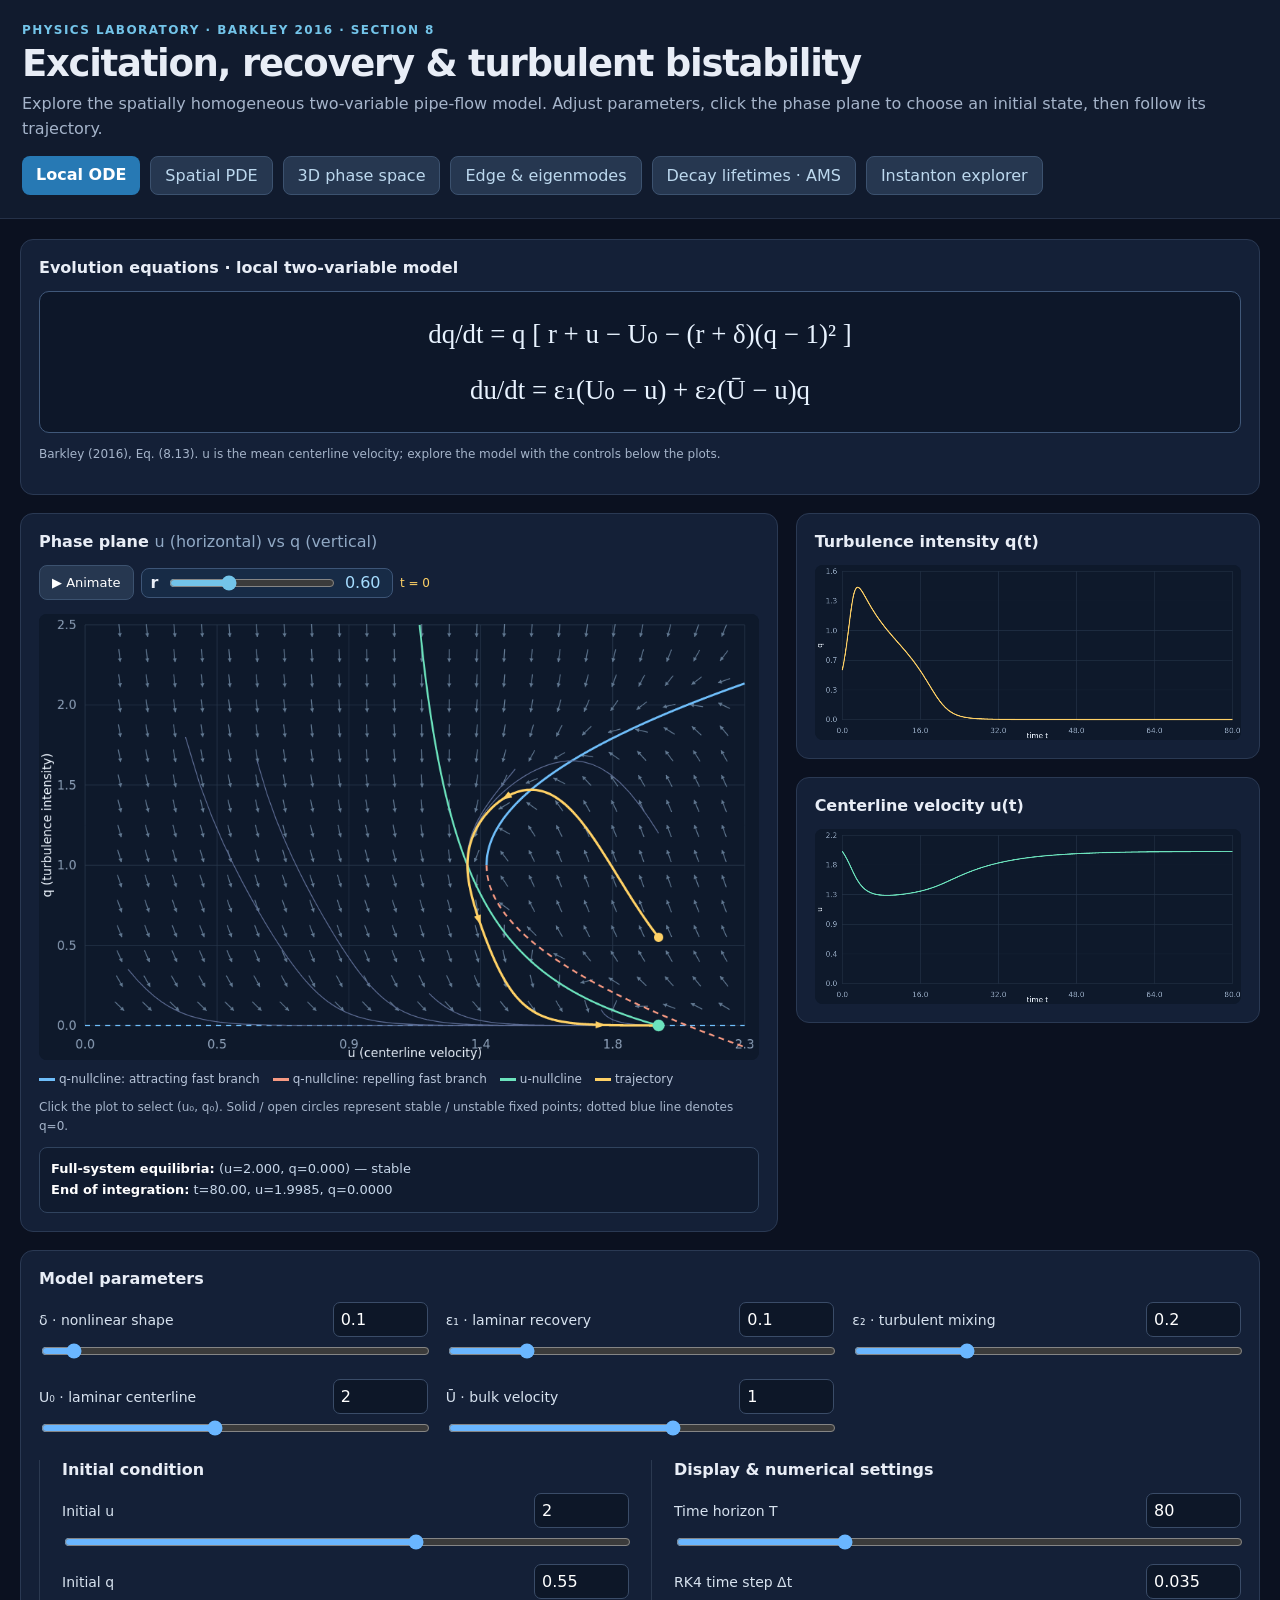
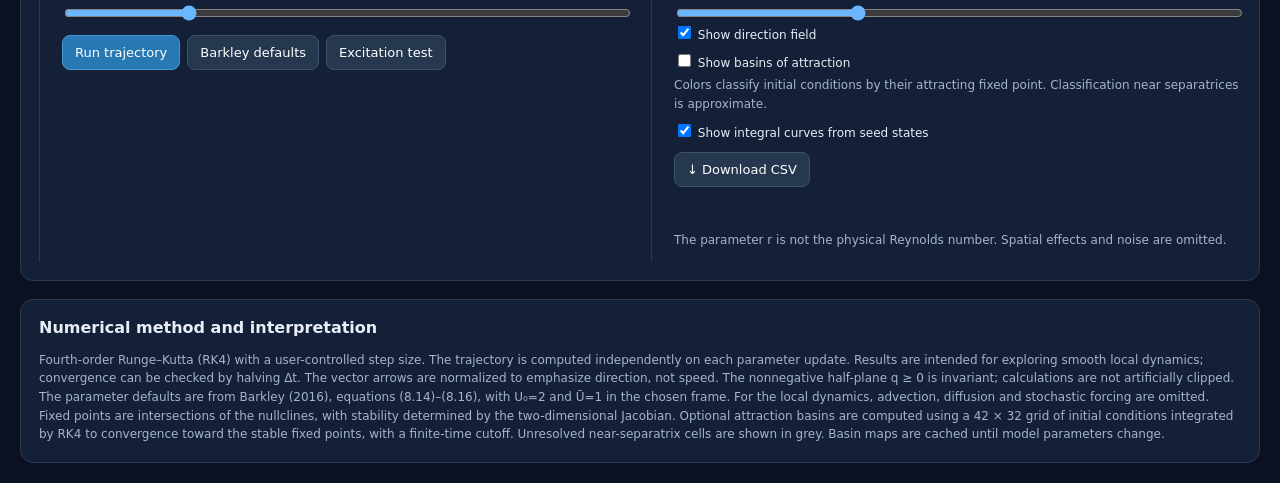
<file: web/barkley/index.html>
<!doctype html>
<html lang="en"><head><meta charset="utf-8"><meta name="viewport" content="width=device-width, initial-scale=1">
<title>Barkley · Local phase plane laboratory</title>
<style>
:root{font-family:Inter,ui-sans-serif,system-ui,-apple-system,Segoe UI,sans-serif;color:#e8edf6;background:#0b1120}
*{box-sizing:border-box}body{margin:0}header{padding:23px max(22px,calc((100vw - 1450px)/2));border-bottom:1px solid #253148;background:#111b2e}
h1{margin:5px 0 7px;font-size:clamp(25px,3vw,37px);letter-spacing:-.035em}h2{font-size:16px;margin:0 0 14px}p{color:#a5b4ca;line-height:1.55}header p{margin:0}
.eyebrow{font-size:12px;color:#73c4e9;font-weight:750;letter-spacing:.12em;text-transform:uppercase}
main{max-width:1700px;margin:auto;padding:20px;display:flex;flex-direction:column;gap:18px}
.panel{background:#142037;border:1px solid #2a3953;border-radius:13px;padding:18px;min-width:0}
.controls{align-self:stretch}.controls .control-columns{display:grid;grid-template-columns:repeat(2,minmax(0,1fr));gap:22px}.controls .control-section:first-child{grid-column:1/-1}.controls #parameters{grid-template-columns:repeat(3,minmax(0,1fr));gap:18px}.controls .control-section{min-width:0}.controls .control-section+ .control-section{border-left:1px solid #2b3950;padding-left:22px}.params{display:grid;gap:12px}.parameter{display:grid;grid-template-columns:1fr 95px;gap:4px 12px;align-items:center}
.parameter label{font-size:14px;color:#d7e2ef}.parameter input[type=number]{width:100%;background:#0d1728;border:1px solid #3a4c68;border-radius:7px;padding:7px;color:white;font:inherit}
.parameter input[type=range]{grid-column:1/-1;width:100%;accent-color:#6ab6ff}
hr{border:0;border-top:1px solid #2b3950;margin:18px 0}
button{background:#2779b4;border:1px solid #4698d4;color:white;border-radius:8px;padding:9px 12px;font:inherit;font-size:13px;cursor:pointer}
button.secondary{background:#263750;border-color:#3c526f}button:hover{filter:brightness(1.15)}
.buttons{display:flex;flex-wrap:wrap;gap:7px;align-items:center}.r-shortcut{display:flex;gap:8px;align-items:center;background:#172b46;border:1px solid #3d5577;border-radius:8px;padding:4px 9px}.r-shortcut input{width:clamp(110px,13vw,210px);accent-color:#73c4e9}.r-shortcut label{font-weight:750}.r-shortcut output{min-width:38px;color:#a6ddff;font-variant-numeric:tabular-nums}.plotcol{display:grid;gap:18px;align-content:start}.visual-row{display:grid;grid-template-columns:minmax(0,1.395fr) minmax(0,0.855fr);gap:18px;align-items:start;min-width:0}.visual-row>.panel,.visual-row>.timegrids{min-width:0}.visual-row .timegrids{gap:18px}
.plotbox{position:relative}.plotbox canvas{display:block;width:100%;height:auto;cursor:crosshair;touch-action:manipulation;background:#0e192b;border-radius:8px}
.leg{display:flex;gap:13px;flex-wrap:wrap;color:#b8c5da;font-size:12px;margin:12px 0 0}.swatch{display:inline-block;width:16px;height:3px;vertical-align:middle;margin-right:4px}
.timegrids{display:grid;grid-template-columns:minmax(0,1fr);gap:14px}.timegrids canvas{display:block;width:100%;height:auto;background:#0e192b;border-radius:8px}.model-equations{font-family:Cambria,Georgia,serif;font-size:clamp(18px,2.1vw,27px);line-height:2.1;color:#e8f3ff;background:#0d1729;border:1px solid #405879;border-radius:10px;padding:14px 24px;margin:8px 0;text-align:center}.model-equations .eq{display:block}.small{font-size:12px}.info{background:#101b2f;border:1px solid #30435e;border-radius:8px;padding:11px;color:#c6d6e9;font-size:13px;line-height:1.6}
.info strong{color:white}.message{color:#f4cd8e;font-size:12px;min-height:20px}
code{color:#95dbff}.equation{font-family:Cambria,Georgia,serif;font-size:14px;white-space:normal;color:#d8eaff;line-height:1.8}
@media(max-width:1050px){.visual-row{grid-template-columns:1fr}.controls #parameters{grid-template-columns:repeat(2,minmax(0,1fr))}.controls .control-columns{grid-template-columns:1fr 1fr}.controls .control-section+ .control-section{border-left:0;padding-left:0}}@media(max-width:680px){.controls #parameters{grid-template-columns:1fr}.controls .control-columns{grid-template-columns:1fr}.panel{padding:12px}main{padding:10px}.model-equations{padding:10px;font-size:18px;overflow-wrap:anywhere}}
</style></head><body>
<header><div class="eyebrow">Physics laboratory · Barkley 2016 · Section 8</div><h1>Excitation, recovery &amp; turbulent bistability</h1><p>Explore the spatially homogeneous two-variable pipe-flow model. Adjust parameters, click the phase plane to choose an initial state, then follow its trajectory.</p><nav style="display:flex;gap:10px;margin-top:14px"><a href="./" style="color:#ffffff;background:#2779b4;border-radius:8px;padding:9px 14px;text-decoration:none;font-weight:700">Local ODE</a><a href="./spatial/" style="color:#bcd8ee;background:#263750;border:1px solid #3c526f;border-radius:8px;padding:9px 14px;text-decoration:none">Spatial PDE</a><a href="./phase-space/" style="color:#bcd8ee;background:#263750;border:1px solid #3c526f;border-radius:8px;padding:9px 14px;text-decoration:none">3D phase space</a><a href="./edge-scan/" style="color:#bcd8ee;background:#263750;border:1px solid #3c526f;border-radius:8px;padding:9px 14px;text-decoration:none">Edge &amp; eigenmodes</a><a href="./decay-lifetimes/" style="color:#bcd8ee;background:#263750;border:1px solid #3c526f;border-radius:8px;padding:9px 14px;text-decoration:none">Decay lifetimes · AMS</a><a href="./instanton/" style="color:#bcd8ee;background:#263750;border:1px solid #3c526f;border-radius:8px;padding:9px 14px;text-decoration:none">Instanton explorer</a></nav></header>
<main><section class="plotcol"><div class="panel"><h2>Evolution equations · local two-variable model</h2><div class="model-equations"><span class="eq">dq/dt = q [ r + u − U₀ − (r + δ)(q − 1)² ]</span><span class="eq">du/dt = ε₁(U₀ − u) + ε₂(Ū − u)q</span></div><p class="small">Barkley (2016), Eq. (8.13). u is the mean centerline velocity; explore the model with the controls below the plots.</p></div><div class="visual-row"><div class="panel"><h2>Phase plane <span style="color:#91a9c5;font-weight:400">u (horizontal) vs q (vertical)</span></h2><div class="buttons" style="margin:10px 0 14px"><button id="play" class="secondary">▶ Animate</button><div class="r-shortcut"><label for="s_r">r</label><input type="range" id="s_r" min="-0.3" max="2.3" step="0.01" value="0.6"><output id="r_display">0.60</output></div><span id="clock" aria-live="off" class="small" style="align-self:center;color:#ffd166">t = 0</span></div>
<div class="plotbox"><canvas id="phase" width="1000" height="620" aria-label="Phase plane of the Barkley ODE"></canvas></div><div class="leg"><span><i class="swatch" style="background:#6fbefa"></i>q-nullcline: attracting fast branch</span><span><i class="swatch" style="background:#f79a83"></i>q-nullcline: repelling fast branch</span><span><i class="swatch" style="background:#6ce3bd"></i>u-nullcline</span><span><i class="swatch" style="background:#ffd166"></i>trajectory</span></div><p class="small">Click the plot to select (u₀, q₀). Solid / open circles represent stable / unstable fixed points; dotted blue line denotes q=0.</p><div class="info" id="status"></div></div><div class="timegrids"><div class="panel"><h2>Turbulence intensity q(t)</h2><canvas id="qtime" width="1000" height="410"></canvas></div><div class="panel"><h2>Centerline velocity u(t)</h2><canvas id="utime" width="1000" height="410"></canvas></div></div></div></section><aside class="panel controls"><div class="control-columns"><div class="control-section"><h2>Model parameters</h2>
<div class="params" id="parameters"></div></div><div class="control-section"><h2>Initial condition</h2><div class="params" id="initials"></div>
<div class="buttons" style="margin-top:12px"><button id="run">Run trajectory</button><button id="reset" class="secondary">Barkley defaults</button><button id="kick" class="secondary">Excitation test</button></div>
</div><div class="control-section"><h2>Display &amp; numerical settings</h2>
<div class="params" id="numerics"></div>
<label class="small"><input type="checkbox" id="field" checked> Show direction field</label>
<label class="small" style="display:block;margin-top:8px"><input type="checkbox" id="basins"> Show basins of attraction</label>
<p class="small" id="basin-help" style="margin:6px 0 0">Colors classify initial conditions by their attracting fixed point. Classification near separatrices is approximate.</p>
<label class="small" style="display:block;margin-top:8px"><input type="checkbox" id="stream" checked> Show integral curves from seed states</label>
<div class="buttons" style="margin-top:12px"><button id="export" class="secondary">↓ Download CSV</button></div>
<p class="message" id="message" aria-live="polite"></p>
<p class="small">The parameter r is not the physical Reynolds number. Spatial effects and noise are omitted.</p>
</div></div></aside><div class="panel"><h2>Numerical method and interpretation</h2><p class="small" style="margin:0">Fourth-order Runge–Kutta (RK4) with a user-controlled step size. The trajectory is computed independently on each parameter update. Results are intended for exploring smooth local dynamics; convergence can be checked by halving Δt. The vector arrows are normalized to emphasize direction, not speed. The nonnegative half-plane q ≥ 0 is invariant; calculations are not artificially clipped. The parameter defaults are from Barkley (2016), equations (8.14)–(8.16), with U₀=2 and Ū=1 in the chosen frame. For the local dynamics, advection, diffusion and stochastic forcing are omitted. Fixed points are intersections of the nullclines, with stability determined by the two-dimensional Jacobian. Optional attraction basins are computed using a 42 × 32 grid of initial conditions integrated by RK4 to convergence toward the stable fixed points, with a finite-time cutoff. Unresolved near-separatrix cells are shown in grey. Basin maps are cached until model parameters change.</p></div></main>
<script>
"use strict";
const definitions=[
["delta","δ · nonlinear shape",.1,.02,1.2,.01],
["eps1","ε₁ · laminar recovery",.1,.005,.5,.005],
["eps2","ε₂ · turbulent mixing",.2,.005,.7,.005],
["U0","U₀ · laminar centerline",2,1.2,3,.05],
["Ub","Ū · bulk velocity",1,.3,1.5,.05]
],defaults={r:.6,...Object.fromEntries(definitions.map(x=>[x[0],x[2]]))};
const p={...defaults},ic={u:2,q:.55},settings={T:80,dt:.035};
let result=[],fixed=[],playTime=null,frameHandle=null,animationStartedAt=null,basinCacheKey="",basinTiles=[];
let cachedFrames={},plotBounds={},lastTick=0;
const $=id=>document.getElementById(id);
function addControl(target,key,label,min,max,step,obj){let div=document.createElement("div");div.className="parameter";div.innerHTML='<label for="n_'+key+'">'+label+'</label><input type="number" id="n_'+key+'" min="'+min+'" max="'+max+'" step="'+step+'" value="'+obj[key]+'"><input type="range" id="s_'+key+'" min="'+min+'" max="'+max+'" step="'+step+'" value="'+obj[key]+'">';$(target).appendChild(div);
function change(v){const n=Number(v);if(!Number.isFinite(n))return;obj[key]=n;$("n_"+key).value=n;$("s_"+key).value=Math.min(max,Math.max(min,n));compute()}$("n_"+key).addEventListener("change",e=>change(e.target.value));$("s_"+key).addEventListener("input",e=>change(e.target.value))}
for(const [k,label,val,min,max,step] of definitions)addControl("parameters",k,label,min,max,step,p);
$("s_r").addEventListener("input",e=>{p.r=Number(e.target.value);$("r_display").textContent=p.r.toFixed(2);compute()});
addControl("initials","u","Initial u",0,3.2,.01,ic);addControl("initials","q","Initial q",0,2.6,.01,ic);
addControl("numerics","T","Time horizon T",10,250,1,settings);addControl("numerics","dt","RK4 time step Δt",.005,.1,.005,settings);
function f(q,u){return q*(p.r+u-p.U0-(p.r+p.delta)*(q-1)**2)}
function g(q,u){return p.eps1*(p.U0-u)+p.eps2*(p.Ub-u)*q}
function jac(q,u){return [[p.r+u-p.U0-(p.r+p.delta)*(q-1)**2-2*(p.r+p.delta)*q*(q-1),q],[p.eps2*(p.Ub-u),-p.eps1-p.eps2*q]]}
function eigenType(q,u){let J=jac(q,u),tr=J[0][0]+J[1][1],det=J[0][0]*J[1][1]-J[0][1]*J[1][0];return det<0?"saddle (unstable)":det>0&&tr<0?"stable":det>0&&tr>0?"unstable":"nonhyperbolic"}
function roots(){let roots=[{u:p.U0,q:0}];const h=q=>{let u=(p.eps1*p.U0+p.eps2*p.Ub*q)/(p.eps1+p.eps2*q);return p.r+u-p.U0-(p.r+p.delta)*(q-1)**2};
let lo=0,prev=h(lo);for(let i=1;i<=1400;i++){let hi=i*2.8/1400,v=h(hi);if(prev*v<0){let a=lo,b=hi;for(let k=0;k<55;k++){let m=(a+b)/2;if(h(a)*h(m)<=0)b=m;else a=m}let q=(a+b)/2;roots.push({q,u:(p.eps1*p.U0+p.eps2*p.Ub*q)/(p.eps1+p.eps2*q)})}lo=hi;prev=v}return roots.map(x=>({...x,type:eigenType(x.q,x.u)}))}
function rk4Step(u,q,h){let a=g(q,u),b=f(q,u),c=g(q+h*b/2,u+h*a/2),d=f(q+h*b/2,u+h*a/2),e=g(q+h*d/2,u+h*c/2),z=f(q+h*d/2,u+h*c/2),m=g(q+h*z,u+h*e),n=f(q+h*z,u+h*e);return [u+h*(a+2*c+2*e+m)/6,q+h*(b+2*d+2*z+n)/6]}
function integrate(u,q,T,dt){let n=Math.ceil(T/dt),h=T/n,arr=[{t:0,u,q}];for(let i=1;i<=n;i++){[u,q]=rk4Step(u,q,h);if(!Number.isFinite(u+q)||Math.abs(q)>100)return arr;arr.push({t:i*h,u,q})}return arr}
function setupCanvas(id){let c=$(id),ctx=c.getContext("2d");const W=c.width,H=c.height;ctx.clearRect(0,0,W,H);ctx.fillStyle="#0e192b";ctx.fillRect(0,0,W,H);return {ctx,W,H}}
const col={axis:"#8fa2ba",grid:"#27364b",blue:"#6fbefa",red:"#f79a83",green:"#6ce3bd",gold:"#ffd166",white:"#eef6ff"};
function line(ctx,pts,color,width=2,dashed=[]){if(pts.length<2)return;ctx.save();ctx.strokeStyle=color;ctx.lineWidth=width;ctx.setLineDash(dashed);ctx.beginPath();let opened=false;for(const [x,y] of pts){if(!Number.isFinite(x+y)){opened=false;continue}if(!opened){ctx.moveTo(x,y);opened=true}else ctx.lineTo(x,y)}ctx.stroke();ctx.restore()}
function axes(ctx,W,H,xmin,xmax,ymin,ymax,xlabel,ylabel){let L=64,R=20,T=15,B=48, sx=x=>L+(x-xmin)/(xmax-xmin)*(W-L-R),sy=y=>H-B-(y-ymin)/(ymax-ymin)*(H-T-B);
ctx.save();ctx.font="17px system-ui";ctx.textAlign="center";ctx.strokeStyle=col.grid;ctx.fillStyle=col.axis;for(let i=0;i<=5;i++){let xv=xmin+(xmax-xmin)*i/5,yv=ymin+(ymax-ymin)*i/5;ctx.beginPath();ctx.moveTo(sx(xv),T);ctx.lineTo(sx(xv),H-B);ctx.moveTo(L,sy(yv));ctx.lineTo(W-R,sy(yv));ctx.stroke();ctx.fillText(xv.toFixed(1),sx(xv),H-16);ctx.textAlign="right";ctx.fillText(yv.toFixed(1),L-12,sy(yv)+6);ctx.textAlign="center"}ctx.fillStyle=col.white;ctx.fillText(xlabel,(L+W-R)/2,H-4);ctx.save();ctx.translate(17,(T+H-B)/2);ctx.rotate(-Math.PI/2);ctx.fillText(ylabel,0,0);ctx.restore();ctx.restore();return {sx,sy,L,R,T,B}}
function classifyBasin(u,q,attractors){
  const step=.16,steps=1900;
  for(let k=0;k<steps;k++){
    for(let j=0;j<attractors.length;j++){
      const z=attractors[j];
      if(Math.hypot(u-z.u,q-z.q)<.045)return j;
    }
    [u,q]=rk4Step(u,q,step);
    if(!Number.isFinite(u+q)||Math.abs(q)>20||Math.abs(u)>20)return -1;
  }
  // A finite-time unresolved point is left unclassified rather than assigned to a wrong basin.
  return -1;
}
function computeBasins(maxu,maxq){
  const key=JSON.stringify([p.r,p.delta,p.eps1,p.eps2,p.U0,p.Ub,maxu,maxq]);
  if(key===basinCacheKey)return;
  basinCacheKey=key;basinTiles=[];
  const stable=fixed.filter(z=>z.type==="stable");
  const nx=42,ny=32;
  for(let j=0;j<ny;j++)for(let i=0;i<nx;i++){
    const u=(i+.5)*maxu/nx,q=(j+.5)*maxq/ny;
    basinTiles.push({i,j,basin:classifyBasin(u,q,stable)});
  }
}
function phase(){const {ctx,W,H}=setupCanvas("phase");let maxu=Math.max(2.3,p.U0+.25),maxq=2.5,ax=axes(ctx,W,H,0,maxu,0,maxq,"u (centerline velocity)","q (turbulence intensity)");const {sx,sy}=ax;
if($("basins").checked){
  computeBasins(maxu,maxq);
  const stable=fixed.filter(z=>z.type==="stable"),nx=42,ny=32;
  const colors=["#4b88df","#ec9851","#bd83e0","#6cd0ad"];
  ctx.save();
  for(const tile of basinTiles){
    const x0=sx(tile.i*maxu/nx),x1=sx((tile.i+1)*maxu/nx);
    const y0=sy((tile.j+1)*maxq/ny),y1=sy(tile.j*maxq/ny);
    ctx.fillStyle=tile.basin<0?"rgba(165,170,181,.14)":colors[tile.basin%colors.length];
    ctx.globalAlpha=tile.basin<0?1:.25;
    ctx.fillRect(x0,y0,x1-x0+.7,y1-y0+.7);
  }
  ctx.restore();
  $("basin-help").textContent=stable.map((z,i)=>(["Blue","Orange","Purple","Teal"][i%4]+" basin → (u="+z.u.toFixed(2)+", q="+z.q.toFixed(2)+")")).join(" · ")+". Grey = unresolved at finite integration time.";
}else{
  $("basin-help").textContent="Colors classify initial conditions by their attracting fixed point. Classification near separatrices is approximate.";
}
if($("field").checked){for(let u=.12;u<maxu;u+=maxu/24)for(let q=.12;q<maxq;q+=maxq/16){let vx=g(q,u),vy=f(q,u),v=Math.hypot(vx/(maxu),vy/maxq);if(v<1e-9)continue;let x=sx(u),y=sy(q),dx=18*vx/maxu/v,dy=-18*vy/maxq/v;ctx.strokeStyle="#627992";ctx.fillStyle="#627992";ctx.lineWidth=1.3;ctx.beginPath();ctx.moveTo(x-dx*.5,y-dy*.5);ctx.lineTo(x+dx*.5,y+dy*.5);ctx.stroke();let angle=Math.atan2(dy,dx);ctx.beginPath();ctx.moveTo(x+dx*.5,y+dy*.5);ctx.lineTo(x+dx*.5-6*Math.cos(angle-.5),y+dy*.5-6*Math.sin(angle-.5));ctx.lineTo(x+dx*.5-6*Math.cos(angle+.5),y+dy*.5-6*Math.sin(angle+.5));ctx.closePath();ctx.fill()}}
const series=(f,a,b,n=700)=>Array.from({length:n+1},(_,i)=>{let x=a+(b-a)*i/n,y=f(x);return [sx(x),sy(y)]});
line(ctx,[[sx(0),sy(0)],[sx(maxu),sy(0)]],col.blue,2,[7,7]);
let fold=p.U0-p.r;let qp=x=>1+Math.sqrt(Math.max(0,(p.r+x-p.U0)/(p.r+p.delta))),qm=x=>1-Math.sqrt(Math.max(0,(p.r+x-p.U0)/(p.r+p.delta)));
if(p.r+p.delta>0&&fold<maxu){line(ctx,series(qp,Math.max(fold,0),maxu),col.blue,3);line(ctx,series(qm,Math.max(fold,0),maxu),col.red,2.5,[8,6])}
// Parametrize the u-nullcline by q, avoiding the pole at u = Ubar.
line(ctx,Array.from({length:701},(_,i)=>{let q=maxq*i/700;let u=(p.eps1*p.U0+p.eps2*p.Ub*q)/(p.eps1+p.eps2*q);return [sx(u),sy(q)]}),col.green,2.6);
if($("stream").checked){let seeds=[[.15,.35],[.6,1.65],[1.2,.2],[1.5,1.6],[2.0,1.2],[.35,1.8],[1.8,.1]];for(const [u,q] of seeds){let arr=integrate(u,q,settings.T,Math.max(settings.dt,.045));line(ctx,arr.filter((_,i)=>i%3===0).map(a=>[sx(a.u),sy(a.q)]),"#5c6b92",1.3)}}
line(ctx,result.filter((_,i)=>i%2===0).map(a=>[sx(a.u),sy(a.q)]),col.gold,3.3);
for(let t of [.05,.18,.38,.65]){let a=result[Math.floor(t*(result.length-1))],b=result[Math.min(result.length-1,Math.floor(t*(result.length-1))+6)];if(!a||!b||Math.hypot(b.u-a.u,b.q-a.q)<.002)continue;let x=sx(a.u),y=sy(a.q),ang=Math.atan2(sy(b.q)-y,sx(b.u)-x);ctx.save();ctx.translate(x,y);ctx.rotate(ang);ctx.fillStyle=col.gold;ctx.beginPath();ctx.moveTo(9,0);ctx.lineTo(-5,-5);ctx.lineTo(-5,5);ctx.fill();ctx.restore()}
for(let z of fixed){let x=sx(z.u),y=sy(z.q);ctx.beginPath();ctx.arc(x,y,7,0,2*Math.PI);ctx.fillStyle=z.type==="stable"?col.green:"#0e192b";ctx.fill();ctx.lineWidth=2.6;ctx.strokeStyle=col.green;ctx.stroke()}
ctx.beginPath();ctx.arc(sx(ic.u),sy(ic.q),6.5,0,2*Math.PI);ctx.fillStyle=col.gold;ctx.fill();
if(playTime!==null&&result.length){let idx=Math.min(result.length-1,Math.floor(playTime/settings.T*(result.length-1))),a=result[idx];ctx.beginPath();ctx.arc(sx(a.u),sy(a.q),10,0,2*Math.PI);ctx.fillStyle="#fff";ctx.fill();ctx.lineWidth=3;ctx.strokeStyle=col.gold;ctx.stroke()}
$("phase").onclick=e=>{let rect=e.target.getBoundingClientRect(),px=(e.clientX-rect.left)*W/rect.width,py=(e.clientY-rect.top)*H/rect.height;ic.u=Math.max(0,Math.min(maxu,(px-ax.L)/(W-ax.L-ax.R)*maxu));ic.q=Math.max(0,Math.min(maxq,(H-ax.B-py)/(H-ax.T-ax.B)*maxq));$("n_u").value=ic.u.toFixed(2);$("s_u").value=ic.u;$("n_q").value=ic.q.toFixed(2);$("s_q").value=ic.q;compute()}}
function timePlot(id,key,color){let {ctx,W,H}=setupCanvas(id);let values=result.map(a=>a[key]);let ymin=Math.min(0,...values),ymax=Math.max(...values, key==="u"?p.U0:0);if(ymax-ymin<.1)ymax=ymin+.1;let pad=.12*(ymax-ymin);let ax=axes(ctx,W,H,0,settings.T,Math.max(0,ymin-pad),ymax+pad,"time t",key);plotBounds[id]=ax;
line(ctx,result.map(a=>[ax.sx(a.t),ax.sy(a[key])]),color,2.8);
if(playTime!==null&&result.length){let k=Math.min(result.length-1,Math.floor(playTime/settings.T*(result.length-1)));ctx.fillStyle=col.white;ctx.beginPath();ctx.arc(ax.sx(result[k].t),ax.sy(result[k][key]),5,0,2*Math.PI);ctx.fill()}}
function redraw(){
  phase();timePlot("qtime","q",col.gold);timePlot("utime","u",col.green);
  for(const id of ["phase","qtime","utime"]){
    const c=$(id);cachedFrames[id]=c.getContext("2d").getImageData(0,0,c.width,c.height);
  }
}
function drawPlayback(){
  if(playTime===null||!result.length)return;
  for(const id of ["phase","qtime","utime"]){
    if(cachedFrames[id]) $(id).getContext("2d").putImageData(cachedFrames[id],0,0);
  }
  const k=Math.min(result.length-1,Math.floor((playTime/settings.T)*(result.length-1)));
  const a=result[k],ph=$("phase"),ctx=ph.getContext("2d"),W=ph.width,H=ph.height;
  const maxu=Math.max(2.3,p.U0+.25), maxq=2.5;
  const sx=u=>64+u/maxu*(W-84),sy=q=>H-48-q/maxq*(H-63);
  // Bright trace grows from the clicked initial state, accompanied by a moving marker.
  line(ctx,result.slice(0,k+1).filter((_,i)=>i%2===0).map(z=>[sx(z.u),sy(z.q)]),"#fff1a0",5);
  ctx.save();ctx.shadowColor="#fff4a3";ctx.shadowBlur=22;ctx.fillStyle="#ffffff";ctx.strokeStyle="#e8a432";ctx.lineWidth=5;
  ctx.beginPath();ctx.arc(sx(a.u),sy(a.q),12,0,2*Math.PI);ctx.fill();ctx.stroke();ctx.restore();
  for(const [id,key] of [["qtime","q"],["utime","u"]]){
    const c=$(id),cc=c.getContext("2d"),b=plotBounds[id];
    if(!b)continue;
    const x=b.sx(a.t),y=b.sy(a[key]);
    cc.save();cc.strokeStyle="#f5d47a";cc.lineWidth=2.5;cc.setLineDash([7,6]);
    cc.beginPath();cc.moveTo(x,b.T);cc.lineTo(x,c.height-b.B);cc.stroke();cc.setLineDash([]);
    cc.shadowColor="#fff3a3";cc.shadowBlur=12;cc.fillStyle="#ffffff";cc.beginPath();cc.arc(x,y,7,0,2*Math.PI);cc.fill();cc.restore();
  }
  $("clock").textContent="t = "+a.t.toFixed(2)+" / "+settings.T.toFixed(0);
}
function stopPlayback(){
  if(frameHandle!==null)cancelAnimationFrame(frameHandle);
  frameHandle=null;animationStartedAt=null;playTime=null;
  $("play").textContent="▶ Animate";
  $("clock").textContent="t = 0";
}
function compute(){stopPlayback();if(!(p.delta>0&&p.r+p.delta>0&&p.eps1>0&&p.eps2>0&&p.U0>p.Ub&&ic.q>=0&&settings.dt>0&&settings.T>0)){$("message").textContent="Require r+δ>0, δ>0, ε values>0, U₀>Ū, q₀≥0.";return}$("message").textContent="";fixed=roots();result=integrate(ic.u,ic.q,settings.T,settings.dt);let end=result[result.length-1];
$("status").innerHTML="<strong>Full-system equilibria:</strong> "+fixed.map(x=>"(u="+x.u.toFixed(3)+", q="+x.q.toFixed(3)+") — "+x.type).join("<br>")+"<br><strong>End of integration:</strong> t="+end.t.toFixed(2)+", u="+end.u.toFixed(4)+", q="+end.q.toFixed(4)+(result.length<settings.T/settings.dt*.99?"<br>Warning: integration exited bounds. Reduce Δt.":"");playTime=null;redraw()}
$("run").onclick=compute;$("field").onchange=redraw;$("stream").onchange=redraw;$("basins").onchange=()=>{redraw();};
$("reset").onclick=()=>{Object.assign(p,defaults);Object.assign(ic,{u:2,q:.55});Object.assign(settings,{T:80,dt:.035});for(let k of Object.keys({...p,...ic,...settings})){let val=({...p,...ic,...settings})[k];if($("n_"+k))$("n_"+k).value=val;$("s_"+k).value=val}$("r_display").textContent=p.r.toFixed(2);compute()};
$("kick").onclick=()=>{ic.u=p.U0;ic.q=.65;$("n_u").value=ic.u;$("s_u").value=ic.u;$("n_q").value=ic.q;$("s_q").value=ic.q;compute()};
$("play").onclick=()=>{
 if(frameHandle!==null){stopPlayback();redraw();return}
 if(!result.length)return;
 // Animate one complete excursion across 16 seconds. No expensive recomputations per frame.
 animationStartedAt=null;$("play").textContent="■ Stop";
 function tick(now){
   if(animationStartedAt===null)animationStartedAt=now;
   playTime=Math.min(settings.T,(now-animationStartedAt)/16000*settings.T);
   drawPlayback();
   if(playTime>=settings.T){frameHandle=null;$("play").textContent="↻ Replay";return}
   frameHandle=requestAnimationFrame(tick);
 }
 frameHandle=requestAnimationFrame(tick);
};
$("export").onclick=()=>{let csv="t,u,q\n"+result.map(a=>[a.t,a.u,a.q].map(v=>v.toPrecision(12)).join(",")).join("\n");let blob=new Blob([csv],{type:"text/csv"}),url=URL.createObjectURL(blob),a=document.createElement("a");a.href=url;a.download="barkley_local_r"+p.r+".csv";a.click();setTimeout(()=>URL.revokeObjectURL(url),300)};
compute();
</script></body></html>
</file>
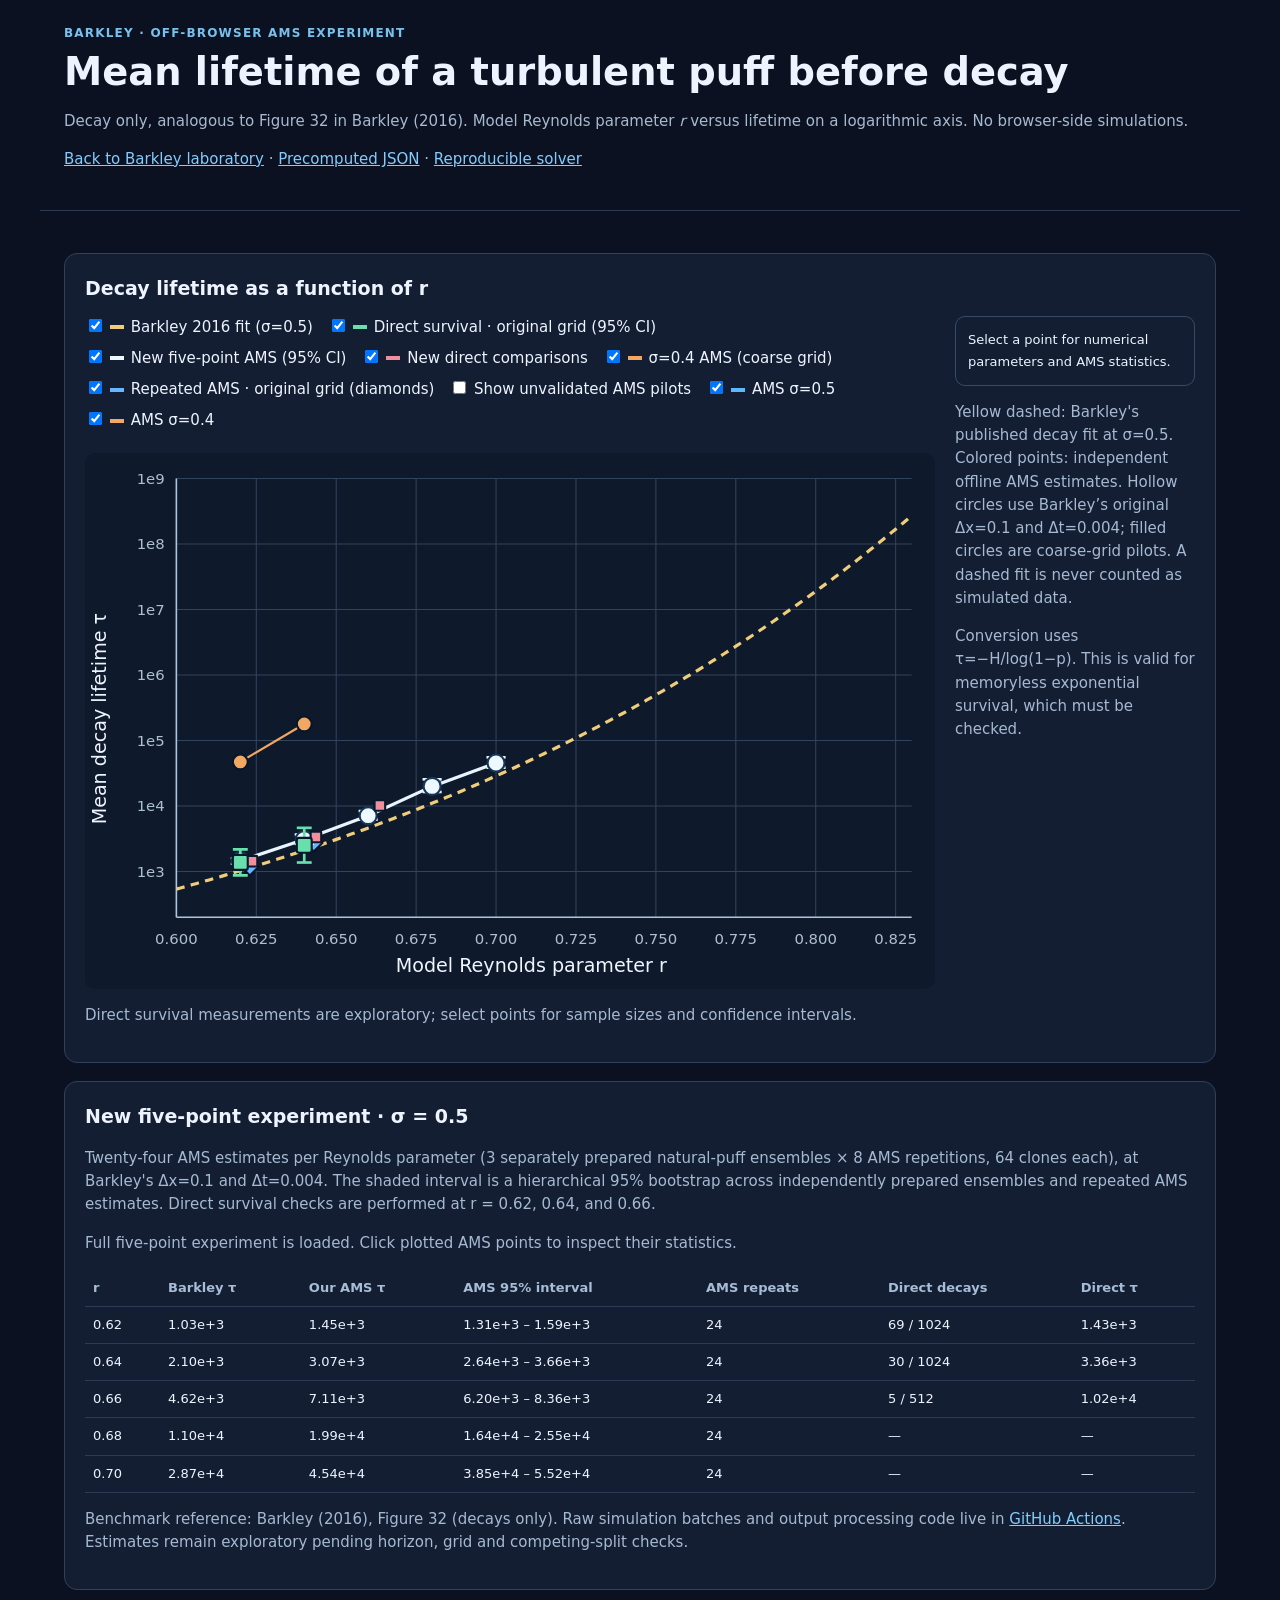
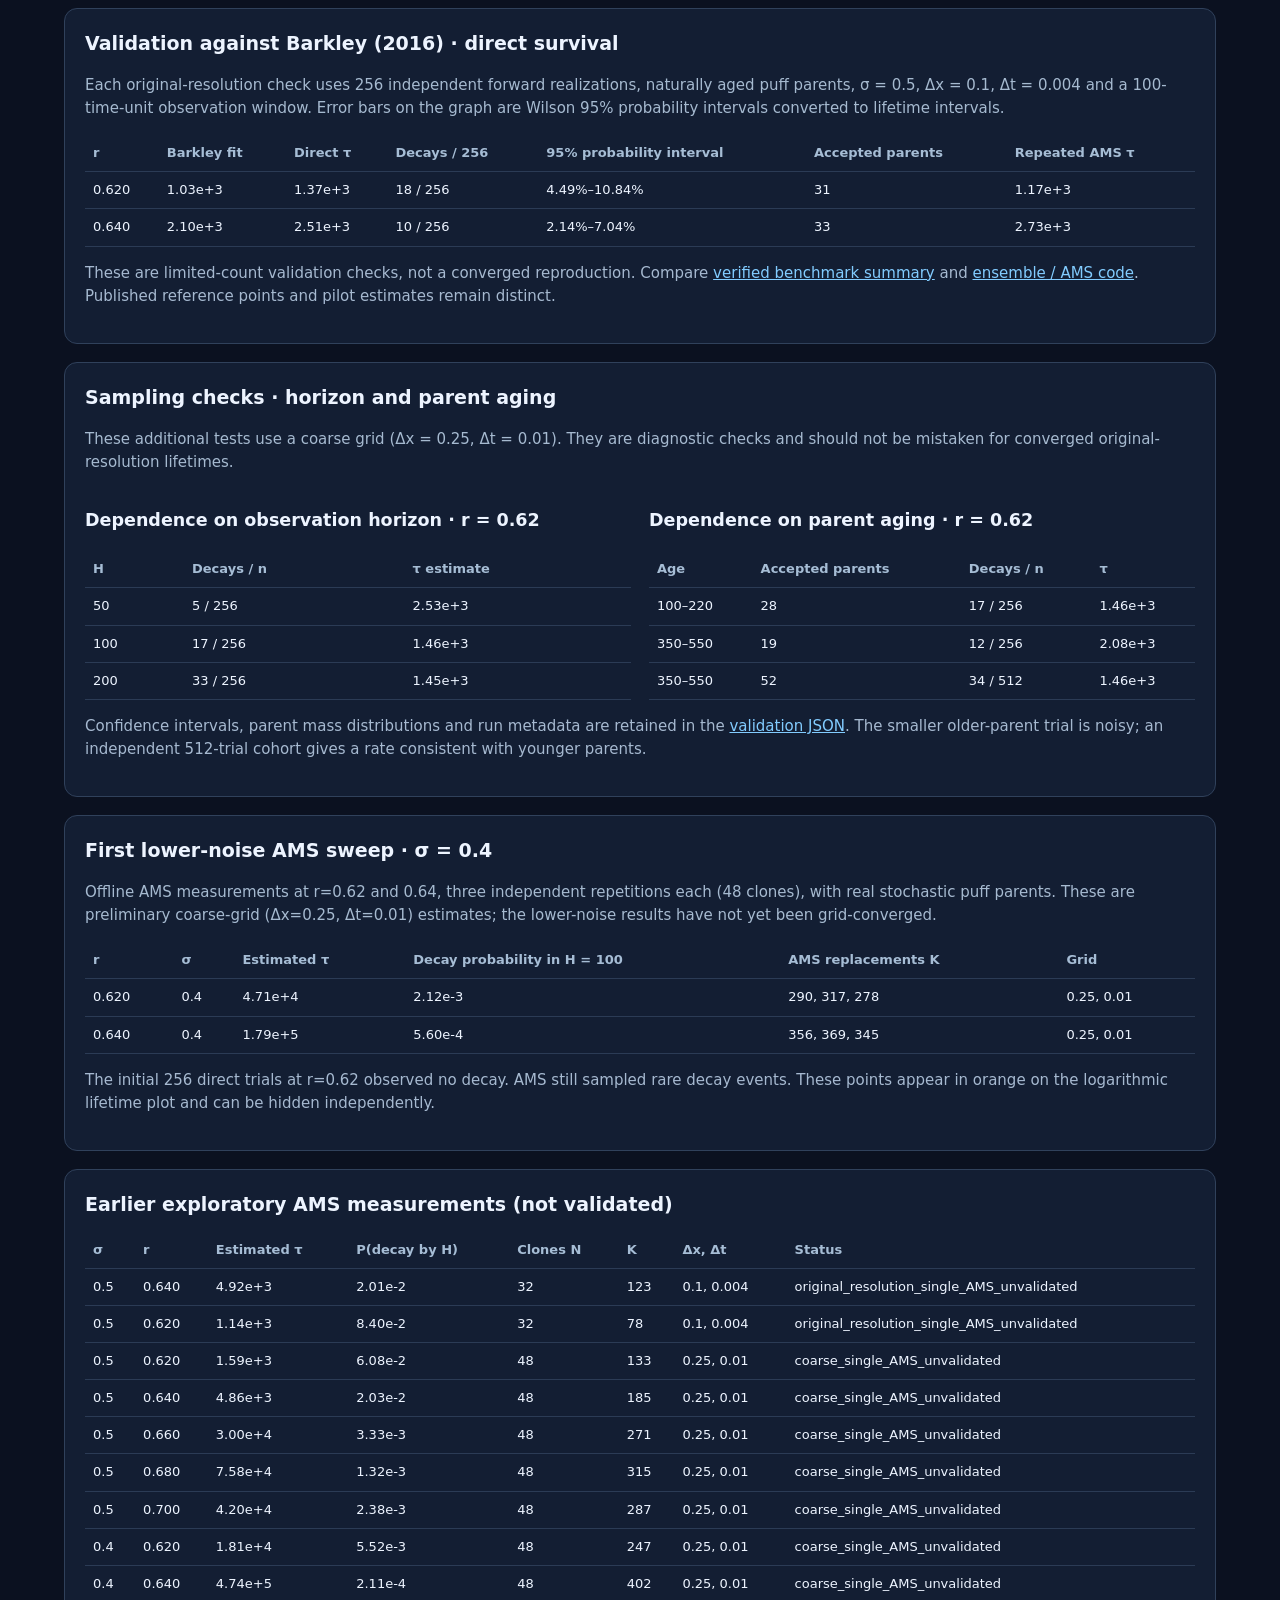
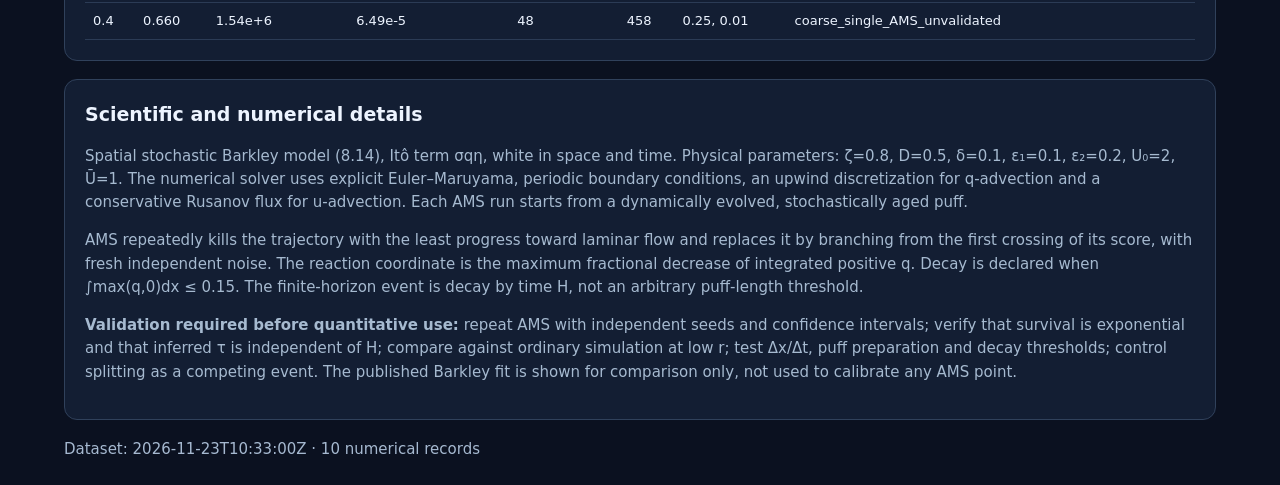
<file: web/barkley/decay-lifetimes/index.html>
<!doctype html>
<html lang="en"><head><meta charset="utf-8"><meta name="viewport" content="width=device-width,initial-scale=1">
<title>Barkley · AMS puff decay lifetimes</title>
<style>
:root{font:15px/1.55 system-ui,Segoe UI,sans-serif;color:#edf4ff;background:#0b1120}
*{box-sizing:border-box}body{margin:0}header,main{max-width:1200px;margin:auto;padding:24px}
header{border-bottom:1px solid #2b3951}h1{font-size:clamp(27px,3vw,42px);line-height:1.2;margin:6px 0 14px}h2{font-size:19px;margin:0 0 12px}
p{color:#a6bad0}.eyebrow{color:#78c1ec;font-size:12px;font-weight:750;letter-spacing:.1em;text-transform:uppercase}
a{color:#82ccff}.panel{background:#131e33;border:1px solid #30415b;border-radius:13px;padding:20px;margin:18px 0}
.columns{display:grid;grid-template-columns:minmax(0,1fr) 240px;gap:20px}
svg{display:block;width:100%;height:auto;background:#0e192b;border-radius:10px}
label{margin:0 15px 8px 0;display:inline-block;cursor:pointer}
#detail{padding:12px;border:1px solid #364b67;border-radius:10px;font-size:13px;line-height:1.7}
#legend{margin-bottom:12px}.key{width:14px;height:4px;display:inline-block;vertical-align:middle;margin-right:7px}
table{border-collapse:collapse;width:100%;font-size:13px}th,td{padding:8px;text-align:left;border-bottom:1px solid #2b3b55}
th{color:#a6bdd5}.muted{color:#a6b9d0}code{color:#9ed9ff}.point{cursor:pointer}.point:hover{stroke:white;stroke-width:4}
@media(max-width:720px){.columns{grid-template-columns:1fr}}
</style></head>
<body>
<header><div class="eyebrow">Barkley · off-browser AMS experiment</div><h1>Mean lifetime of a turbulent puff before decay</h1>
<p>Decay only, analogous to Figure 32 in Barkley (2016). Model Reynolds parameter <i>r</i> versus lifetime on a logarithmic axis. No browser-side simulations.</p>
<p><a href="../">Back to Barkley laboratory</a> · <a href="data/results.json">Precomputed JSON</a> · <a href="https://github.com/tsufli/pipe-flow-lab/blob/main/scripts/barkley_decay_ams.py">Reproducible solver</a></p></header>
<main>
<section class="panel"><h2>Decay lifetime as a function of r</h2>
<div class="columns"><div><div id="legend"></div><svg id="plot" viewBox="0 0 800 505" role="img" aria-label="Mean lifetime in model time units versus model Reynolds parameter"></svg><p id="status" class="muted">Loading offline results…</p></div>
<aside><div id="detail">Select a point for numerical parameters and AMS statistics.</div>
<p class="muted">Yellow dashed: Barkley's published decay fit at σ=0.5. Colored points: independent offline AMS estimates. Hollow circles use Barkley’s original Δx=0.1 and Δt=0.004; filled circles are coarse-grid pilots. A dashed fit is never counted as simulated data.</p>
<p class="muted">Conversion uses τ=−H/log(1−p). This is valid for memoryless exponential survival, which must be checked.</p></aside></div></section>
<section class="panel"><h2>New five-point experiment · σ = 0.5</h2>
<p>Twenty-four AMS estimates per Reynolds parameter (3 separately prepared natural-puff ensembles × 8 AMS repetitions, 64 clones each), at Barkley's Δx=0.1 and Δt=0.004. The shaded interval is a hierarchical 95% bootstrap across independently prepared ensembles and repeated AMS estimates. Direct survival checks are performed at r = 0.62, 0.64, and 0.66.</p>
<p id="fiveStatus" class="muted">Campaign not yet published. Only previous verified measurements appear until its offline computations complete.</p>
<div style="overflow:auto"><table><thead><tr><th>r</th><th>Barkley τ</th><th>Our AMS τ</th><th>AMS 95% interval</th><th>AMS repeats</th><th>Direct decays</th><th>Direct τ</th></tr></thead><tbody id="fiveRows"></tbody></table></div>
<p class="muted">Benchmark reference: Barkley (2016), Figure 32 (decays only). Raw simulation batches and output processing code live in <a href="https://github.com/tsufli/pipe-flow-lab/actions/workflows/barkley-ams-five-point.yml">GitHub Actions</a>. Estimates remain exploratory pending horizon, grid and competing-split checks.</p>
</section>
<section class="panel"><h2>Validation against Barkley (2016) · direct survival</h2>
<p>Each original-resolution check uses 256 independent forward realizations, naturally aged puff parents, σ = 0.5, Δx = 0.1, Δt = 0.004 and a 100-time-unit observation window. Error bars on the graph are Wilson 95% probability intervals converted to lifetime intervals.</p>
<div style="overflow:auto"><table><thead><tr><th>r</th><th>Barkley fit</th><th>Direct τ</th><th>Decays / 256</th><th>95% probability interval</th><th>Accepted parents</th><th>Repeated AMS τ</th></tr></thead><tbody id="validationRows"></tbody></table></div>
<p class="muted">These are limited-count validation checks, not a converged reproduction. Compare <a href="data/validation-summary.json">verified benchmark summary</a> and <a href="https://github.com/tsufli/pipe-flow-lab/blob/main/scripts/barkley_decay_validation.py">ensemble / AMS code</a>. Published reference points and pilot estimates remain distinct.</p></section>
<section class="panel"><h2>Sampling checks · horizon and parent aging</h2>
<p>These additional tests use a coarse grid (Δx = 0.25, Δt = 0.01). They are diagnostic checks and should not be mistaken for converged original-resolution lifetimes.</p>
<div style="display:grid;grid-template-columns:repeat(auto-fit,minmax(290px,1fr));gap:18px">
<div><h3>Dependence on observation horizon · r = 0.62</h3><table><thead><tr><th>H</th><th>Decays / n</th><th>τ estimate</th></tr></thead><tbody id="horizonRows"></tbody></table></div>
<div><h3>Dependence on parent aging · r = 0.62</h3><table><thead><tr><th>Age</th><th>Accepted parents</th><th>Decays / n</th><th>τ</th></tr></thead><tbody id="ageRows"></tbody></table></div>
</div><p class="muted">Confidence intervals, parent mass distributions and run metadata are retained in the <a href="data/validation-summary.json">validation JSON</a>. The smaller older-parent trial is noisy; an independent 512-trial cohort gives a rate consistent with younger parents.</p></section>
<section class="panel"><h2>First lower-noise AMS sweep · σ = 0.4</h2>
<p>Offline AMS measurements at r=0.62 and 0.64, three independent repetitions each (48 clones), with real stochastic puff parents. These are preliminary coarse-grid (Δx=0.25, Δt=0.01) estimates; the lower-noise results have not yet been grid-converged.</p>
<div style="overflow:auto"><table><thead><tr><th>r</th><th>σ</th><th>Estimated τ</th><th>Decay probability in H = 100</th><th>AMS replacements K</th><th>Grid</th></tr></thead><tbody id="lowerNoiseRows"></tbody></table></div>
<p class="muted">The initial 256 direct trials at r=0.62 observed no decay. AMS still sampled rare decay events. These points appear in orange on the logarithmic lifetime plot and can be hidden independently.</p></section>
<section class="panel"><h2>Earlier exploratory AMS measurements (not validated)</h2><div style="overflow:auto"><table><thead><tr><th>σ</th><th>r</th><th>Estimated τ</th><th>P(decay by H)</th><th>Clones N</th><th>K</th><th>Δx, Δt</th><th>Status</th></tr></thead><tbody id="rows"></tbody></table></div></section>
<section class="panel"><h2>Scientific and numerical details</h2><p>Spatial stochastic Barkley model (8.14), Itô term σqη, white in space and time. Physical parameters: ζ=0.8, D=0.5, δ=0.1, ε₁=0.1, ε₂=0.2, U₀=2, Ū=1. The numerical solver uses explicit Euler–Maruyama, periodic boundary conditions, an upwind discretization for q-advection and a conservative Rusanov flux for u-advection. Each AMS run starts from a dynamically evolved, stochastically aged puff.</p>
<p>AMS repeatedly kills the trajectory with the least progress toward laminar flow and replaces it by branching from the first crossing of its score, with fresh independent noise. The reaction coordinate is the maximum fractional decrease of integrated positive q. Decay is declared when ∫max(q,0)dx ≤ 0.15. The finite-horizon event is decay by time H, not an arbitrary puff-length threshold.</p>
<p><b>Validation required before quantitative use:</b> repeat AMS with independent seeds and confidence intervals; verify that survival is exponential and that inferred τ is independent of H; compare against ordinary simulation at low r; test Δx/Δt, puff preparation and decay thresholds; control splitting as a competing event. The published Barkley fit is shown for comparison only, not used to calibrate any AMS point.</p></section>
<footer class="muted" id="meta"></footer></main>
<script>
const $=id=>document.getElementById(id),NS='http://www.w3.org/2000/svg';
const palette={'0.5':'#5cb9ff','0.4':'#f2a862','0.35':'#83dab6','0.3':'#b8a0ff','0.25':'#e28db5'};
let rows=[];let validation={direct:[],ams:[]};let campaigns=[];let fivePoint=null;
function s(tag,attrs={},txt){const e=document.createElementNS(NS,tag);Object.entries(attrs).forEach(([k,v])=>e.setAttribute(k,v));if(txt!=null)e.textContent=txt;return e}
const num=v=>v==null?'—':Number(v).toExponential(2);
function draw(){
  const p=$('plot');p.replaceChildren();
  const left=86,top=24,right=22,bottom=68,W=800,H=505;
  const x=r=>left+(r-.60)/(.83-.60)*(W-left-right),y=t=>H-bottom-(Math.log10(t)-2.3)/(9-2.3)*(H-top-bottom);
  const line=(a,b,c,d,color='#31445d',w=1)=>p.append(s('line',{x1:a,y1:b,x2:c,y2:d,stroke:color,'stroke-width':w}));
  for(let r=.60;r<=.831;r+=.025){line(x(r),top,x(r),H-bottom);p.append(s('text',{x:x(r),y:H-bottom+25,fill:'#aebfd1','font-size':14,'text-anchor':'middle'},r.toFixed(3)))}
  for(let j=3;j<=9;j++){line(left,y(10**j),W-right,y(10**j));p.append(s('text',{x:left-11,y:y(10**j)+5,fill:'#aebfd1','font-size':14,'text-anchor':'end'},'1e'+j))}
  line(left,top,left,H-bottom,'#aec5df',1.5);line(left,H-bottom,W-right,H-bottom,'#aec5df',1.5);
  p.append(s('text',{x:420,y:H-17,fill:'#eef5ff','font-size':18,'text-anchor':'middle'},'Model Reynolds parameter r'));
  p.append(s('text',{x:20,y:250,fill:'#eef5ff','font-size':18,'text-anchor':'middle',transform:'rotate(-90 20 250)'},'Mean decay lifetime τ'));
  if($('published')?.checked){const pts=[];for(let i=0;i<=180;i++){const r=.60+(.83-.60)*i/180,t=Math.exp(Math.exp(4.901*r-1.102));if(t>1e9)break;pts.push((pts.length?'L':'M')+x(r).toFixed(2)+','+y(t).toFixed(2))}p.append(s('path',{d:pts.join(' '),fill:'none',stroke:'#efcd7a','stroke-width':3,'stroke-dasharray':'8 6'}))}
  $('rows').replaceChildren();
  for(const v of rows){
    const tr=document.createElement('tr');tr.innerHTML='<td>'+v.sigma+'</td><td>'+v.r.toFixed(3)+'</td><td>'+num(v.lifetime)+'</td><td>'+num(v.probability)+'</td><td>'+v.N+'</td><td>'+v.K+'</td><td>'+v.dx+', '+v.dt+'</td><td>'+v.status+'</td>';$('rows').append(tr);
    if(!$('showPilots')?.checked || !$('sigma-'+v.sigma)?.checked || !v.lifetime)continue;
    const hi=v.dx<=0.10001;const color=palette[String(v.sigma)]||'#eee';const cir=s('circle',{cx:x(v.r),cy:y(v.lifetime),r:hi?9:6,fill:hi?'#0e192b':color,stroke:hi?color:'#09152a','stroke-width':hi?3:2,class:'point',tabindex:'0'});
    const select=()=>{$('detail').innerHTML='<b>r='+v.r+', σ='+v.sigma+'</b><p>τ ≈ '+num(v.lifetime)+'<br>p = '+num(v.probability)+'<br>Observation window H = '+v.H+'<br>Clones N = '+v.N+'<br>K = '+v.K+'<br>Δx = '+v.dx+', Δt = '+v.dt+'<br>Reference mass = '+Number(v.reference_mass).toFixed(2)+'<br>Wall time = '+Math.round(v.wall_s)+' s</p><b>Method: '+v.status+'</b>'};
    cir.addEventListener('click',select);cir.addEventListener('keydown',e=>{if(e.key==='Enter')select()});p.append(cir)
  }
  if($('showAMS')?.checked){
    for(const run of campaigns){
      const v=run.ams?.[0], pa=run.parameters;
      if(!v||!pa||!v.tau)continue;
      const xx=x(pa.r)+9, yy=y(v.tau);
      const diamond=s('path',{d:'M'+xx+','+(yy-8)+' L'+(xx+8)+','+yy+' L'+xx+','+(yy+8)+' L'+(xx-8)+','+yy+' Z',fill:'#67b6ff',stroke:'#071526','stroke-width':2,class:'point',tabindex:'0'});
      const show=()=>{$('detail').innerHTML='<b>Repeated AMS at r='+pa.r+', σ='+pa.sigma+'</b><p>Mean estimated lifetime τ='+num(v.tau)+'<br>Independent AMS repeats: '+v.repetitions+'<br>Clones per run: '+v.replicas+'<br>K per run: '+v.samples.map(z=>z.K).join(', ')+'<br>Grid: '+pa.dx+', '+pa.dt+'<br>Parents: '+run.accepted_parents+'</p><b>Exploratory; repetitions too few to certify confidence bounds</b>'};
      diamond.addEventListener('click',show);diamond.addEventListener('keydown',e=>{if(e.key==='Enter')show()});p.append(diamond);
    }
  }
  if($('showLower')?.checked){
    const arr=(validation.lower_noise||[]).slice().sort((a,b)=>a.r-b.r);
    if(arr.length>1){for(let i=1;i<arr.length;i++)line(x(arr[i-1].r),y(arr[i-1].tau),x(arr[i].r),y(arr[i].tau),'#f2a862',2)}
    for(const v of arr){
      const xx=x(v.r),yy=y(v.tau);
      const circ=s('circle',{cx:xx,cy:yy,r:7,fill:'#f2a862',stroke:'#06162b','stroke-width':2,class:'point',tabindex:'0'});
      const show=()=>{$('detail').innerHTML='<b>Lower noise σ='+v.sigma+', r='+v.r+'</b><p>τ ≈ '+num(v.tau)+'<br>AMS p='+num(v.p_mean)+'<br>Clones: '+v.N+', repetitions: '+v.repetitions+'<br>K values: '+v.K.join(', ')+'<br>Δx='+v.dx+', Δt='+v.dt+'</p><b>Coarse-grid preliminary estimate. No convergence guarantee.</b>'};
      circ.addEventListener('click',show);circ.addEventListener('keydown',e=>{if(e.key==='Enter')show()});p.append(circ);
    }
  }
  if(fivePoint?.complete && $('showFive')?.checked){
    const arr=fivePoint.points||[];
    if(arr.length>1){
      const coords=arr.filter(v=>Number.isFinite(v.tau_ams)).map(v=>x(v.r)+0+','+y(v.tau_ams));
      for(let i=1;i<arr.length;i++){
        const a=arr[i-1],b=arr[i];if(!a.tau_ams||!b.tau_ams)continue;
        line(x(a.r),y(a.tau_ams),x(b.r),y(b.tau_ams),'#e8f4ff',3);
      }
    }
    for(const z of arr){
      if(!z.tau_ams)continue;
      const xx=x(z.r), yy=y(z.tau_ams),cc=z.tau_ams_ci95||[];
      if(cc.length===2&&cc.every(t=>Number.isFinite(t)&&t>0)){
        const low=y(cc[0]),high=y(cc[1]);line(xx,low,xx,high,'#e8f4ff',2.5);
        line(xx-9,low,xx+9,low,'#e8f4ff',2.5);line(xx-9,high,xx+9,high,'#e8f4ff',2.5);
      }
      const circle=s('circle',{cx:xx,cy:yy,r:8,fill:'#eef9ff',stroke:'#153757','stroke-width':2,class:'point',tabindex:'0'});
      const show=()=>{$('detail').textContent='Five-point benchmark at r='+z.r+', σ=0.5 · AMS τ='+num(z.tau_ams)+', 95% interval '+(cc.map(num).join(' – '))+', '+z.n_ams_repeats+' AMS runs / '+z.n_parent_pools+' natural parent pools; '+z.direct.events+' direct decays in '+z.direct.n+' trials. Original Barkley resolution. Preliminary.';
      };circle.addEventListener('click',show);circle.addEventListener('keydown',ev=>{if(ev.key==='Enter')show()});p.append(circle);
      if($('showFiveDirect')?.checked&&z.direct.n&&z.direct.tau){
        const yy2=y(z.direct.tau),dx=11;
        const sq=s('rect',{x:xx+dx-5,y:yy2-5,width:10,height:10,rx:1,fill:'#f08e9e',stroke:'#07182b','stroke-width':2,class:'point',tabindex:'0'});
        sq.addEventListener('click',()=>{$('detail').textContent='Independent direct simulations r='+z.r+': '+z.direct.events+' decays in '+z.direct.n+' trials, τ='+num(z.direct.tau)+' at H=100.'});p.append(sq);
      }
    }
  }
  if($('showDirect')?.checked){
    for(const v of validation.direct||[]){
      if(v.dx>0.10001 || !v.tau)continue;
      const xx=x(v.r), yy=y(v.tau);
      const ci=v.p_ci95, upper=-v.H/Math.log1p(-ci[0]),lower=-v.H/Math.log1p(-ci[1]);
      const ly=y(lower),uy=y(upper);
      line(xx,ly,xx,uy,'#69dfad',2.5);
      line(xx-7,ly,xx+7,ly,'#69dfad',2.5);
      line(xx-7,uy,xx+7,uy,'#69dfad',2.5);
      const rect=s('rect',{x:xx-7,y:yy-7,width:14,height:14,rx:2,fill:'#69dfad',stroke:'#06182b','stroke-width':2,class:'point',tabindex:'0'});
      const show=()=>{$('detail').innerHTML='<b>Direct survival validation · r='+v.r+'</b><p>σ='+v.sigma+'<br>Observed decays: '+v.events+' / '+v.n+'<br>τ = '+num(v.tau)+'<br>95% binomial p interval: '+ci.map(z=>(100*z).toFixed(2)+'%').join(' – ')+'<br>Grid: Δx='+v.dx+', Δt='+v.dt+'<br>Independent aged puff parents: '+v.n_parents+'</p><b>Exploratory, no fit to Barkley data</b>'};
      rect.addEventListener('click',show);rect.addEventListener('keydown',e=>{if(e.key==='Enter')show()});p.append(rect);
    }
  }
}
async function start(){try{const [j,vj]=await Promise.all([fetch('data/results.json',{cache:'no-store'}).then(x=>x.json()),fetch('data/validation-summary.json',{cache:'no-store'}).then(x=>x.ok?x.json():{direct:[],ams:[]})]);rows=j.rows||[];validation=vj;
try{const campaignResponse=await fetch('data/five-point_sigma0.5.json',{cache:'no-store'});if(campaignResponse.ok)fivePoint=await campaignResponse.json();}catch(e){fivePoint=null;}
const body=$('fiveRows');const rr=[.62,.64,.66,.68,.70];
for(const r of rr){
 const c=fivePoint?.points?.find(x=>x.r===r);
 const ref=Math.exp(Math.exp(4.901*r-1.102));
 const tr=document.createElement('tr');
 tr.innerHTML='<td>'+r.toFixed(2)+'</td><td>'+num(ref)+'</td><td>'+(c?num(c.tau_ams):'pending')+'</td><td>'+(c?.tau_ams_ci95?.map(num).join(' – ')||'—')+'</td><td>'+(c?.n_ams_repeats||'—')+'</td><td>'+(c?.direct?.n?c.direct.events+' / '+c.direct.n:'—')+'</td><td>'+(c?.direct?.tau?num(c.direct.tau):'—')+'</td>';
 body.append(tr);
}
$('fiveStatus').textContent=fivePoint?.complete?'Full five-point experiment is loaded. Click plotted AMS points to inspect their statistics.':'New campaign not yet published; historical data remain visible.';
campaigns=(await Promise.all(['0.62','0.64'].map(async r=>{
 try{const resp=await fetch('data/validation_r'+r+'_sigma0.5.json',{cache:'no-store'});return resp.ok?await resp.json():null}
 catch(_){return null}
}))).filter(Boolean);
$('legend').innerHTML='<label><input id="published" type="checkbox" checked> <i class="key" style="background:#efcd7a"></i>Barkley 2016 fit (σ=0.5)</label>';
$('legend').insertAdjacentHTML('beforeend','<label><input id="showDirect" type="checkbox" checked> <i class="key" style="background:#69dfad"></i>Direct survival · original grid (95% CI)</label><label><input id="showFive" type="checkbox" checked> <i class="key" style="background:#eef9ff"></i>New five-point AMS (95% CI)</label><label><input id="showFiveDirect" type="checkbox" checked> <i class="key" style="background:#f08e9e"></i>New direct comparisons</label><label><input id="showLower" type="checkbox" checked> <i class="key" style="background:#f2a862"></i>σ=0.4 AMS (coarse grid)</label><label><input id="showAMS" type="checkbox" checked> <i class="key" style="background:#67b6ff"></i>Repeated AMS · original grid (diamonds)</label><label><input id="showPilots" type="checkbox"> Show unvalidated AMS pilots</label>');
const vd=$('validationRows');if(vd)vd.replaceChildren();
for(const item of validation.direct||[]){if(item.dx>0.10001)continue;const tr=document.createElement('tr');tr.innerHTML='<td>'+item.r.toFixed(3)+'</td><td>'+num(Math.exp(Math.exp(4.901*item.r-1.102)))+'</td><td>'+num(item.tau)+'</td><td>'+item.events+' / '+item.n+'</td><td>'+item.p_ci95.map(z=>(z*100).toFixed(2)+'%').join('–')+'</td><td>'+item.n_parents+'</td><td>'+num(campaigns.find(z=>z.parameters?.r===item.r)?.ams?.[0]?.tau)+'</td>';vd.append(tr)}
for(const z of validation.lower_noise||[]){const tr=document.createElement('tr');tr.innerHTML='<td>'+z.r.toFixed(3)+'</td><td>'+z.sigma+'</td><td>'+num(z.tau)+'</td><td>'+num(z.p_mean)+'</td><td>'+z.K.join(', ')+'</td><td>'+z.dx+', '+z.dt+'</td>';$('lowerNoiseRows').append(tr)}
for(const z of validation.horizon_checks||[]){const tr=document.createElement('tr');tr.innerHTML='<td>'+z.H+'</td><td>'+z.events+' / '+z.n+'</td><td>'+num(z.tau)+'</td>';$('horizonRows').append(tr)}
for(const z of validation.parent_age_checks||[]){const tr=document.createElement('tr');tr.innerHTML='<td>'+z.age_range.join('–')+'</td><td>'+z.n_accepted+'</td><td>'+z.events+' / '+z.n+'</td><td>'+num(z.tau)+'</td>';$('ageRows').append(tr)}
for(const sig of [...new Set(rows.map(v=>v.sigma))].sort((a,b)=>b-a))$('legend').insertAdjacentHTML('beforeend','<label><input id="sigma-'+sig+'" type="checkbox" checked> <i class="key" style="background:'+(palette[String(sig)]||'#eee')+'"></i>AMS σ='+sig+'</label>');
$('legend').addEventListener('change',draw);
$('status').textContent='Direct survival measurements are exploratory; select points for sample sizes and confidence intervals.';
$('meta').textContent='Dataset: '+(j.generated_utc||'unknown generation date')+' · '+rows.length+' numerical records';
draw()}catch(e){$('status').textContent='No AMS measurements yet: benchmark reference shown without simulated points.';$('legend').innerHTML='<label><input id="published" type="checkbox" checked> Barkley 2016 fit</label>';$('legend').addEventListener('change',draw);draw()}}
start();
</script></body></html>
</file>
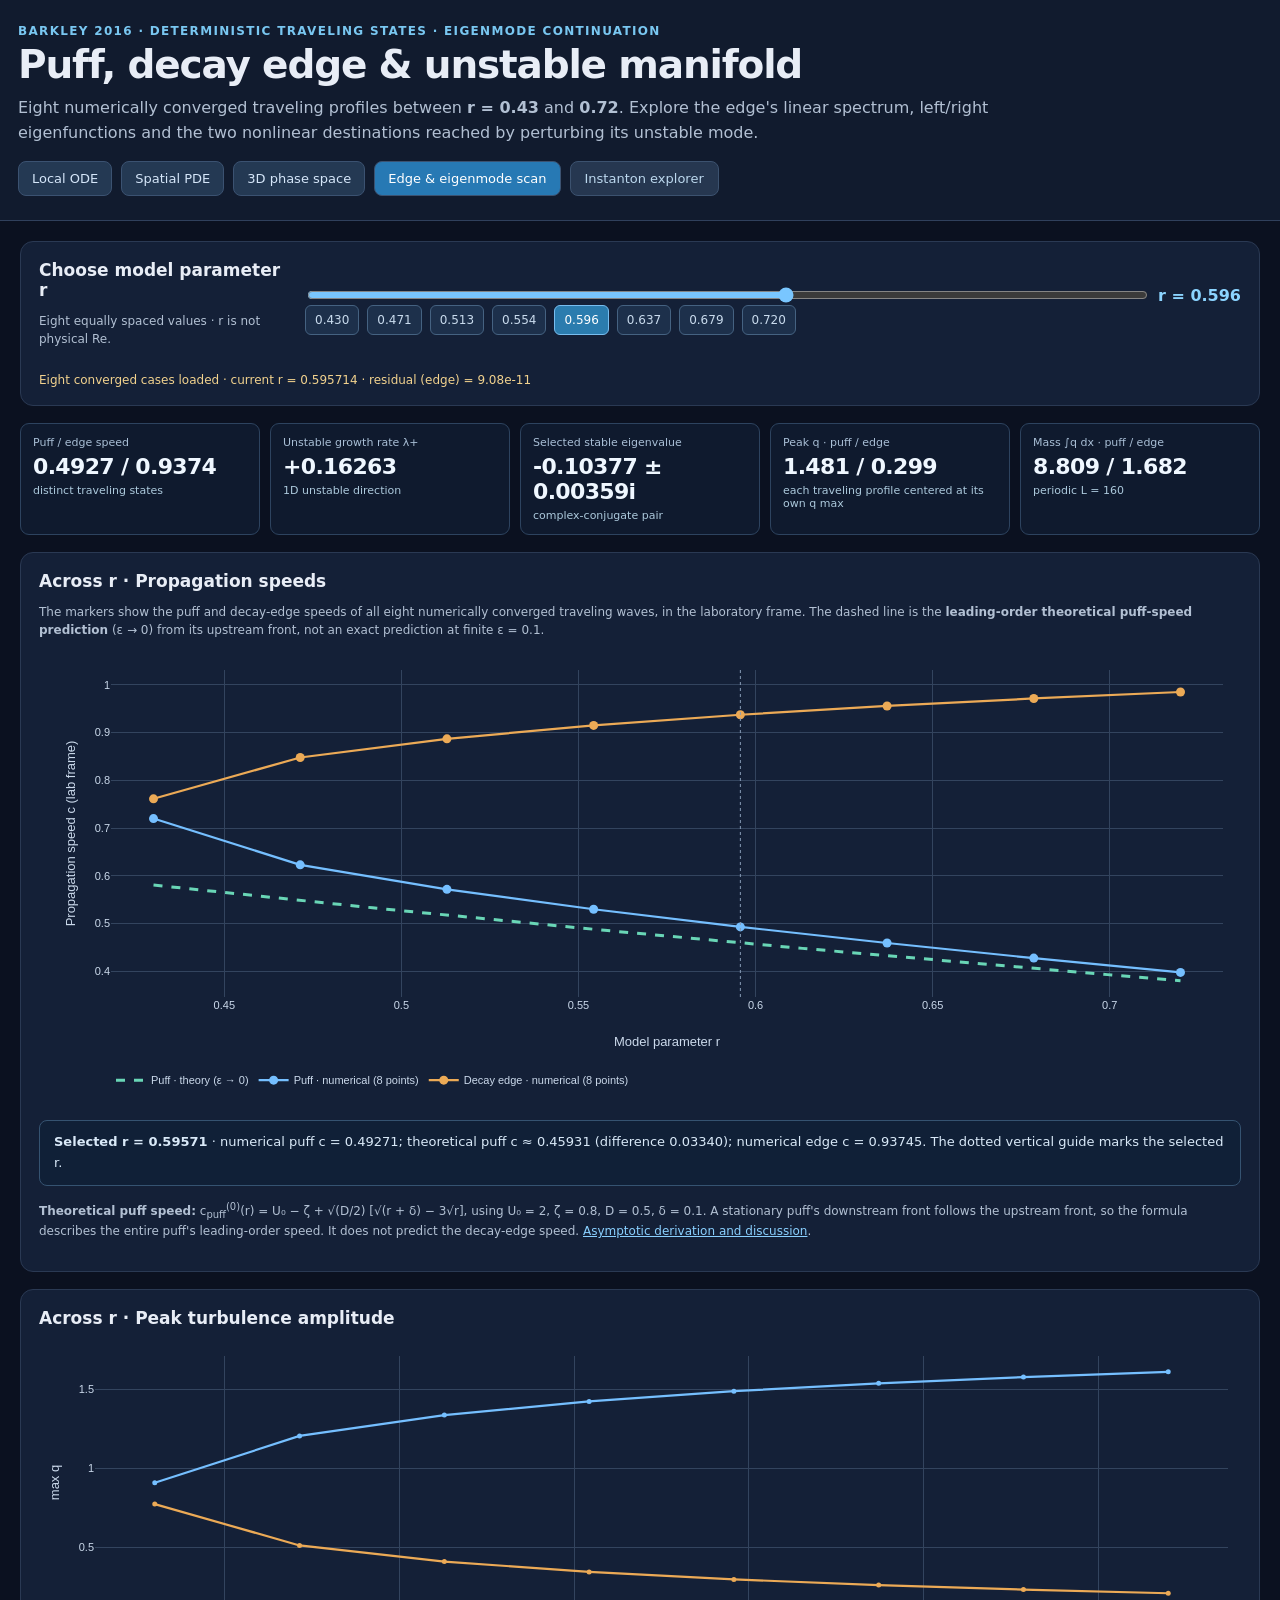
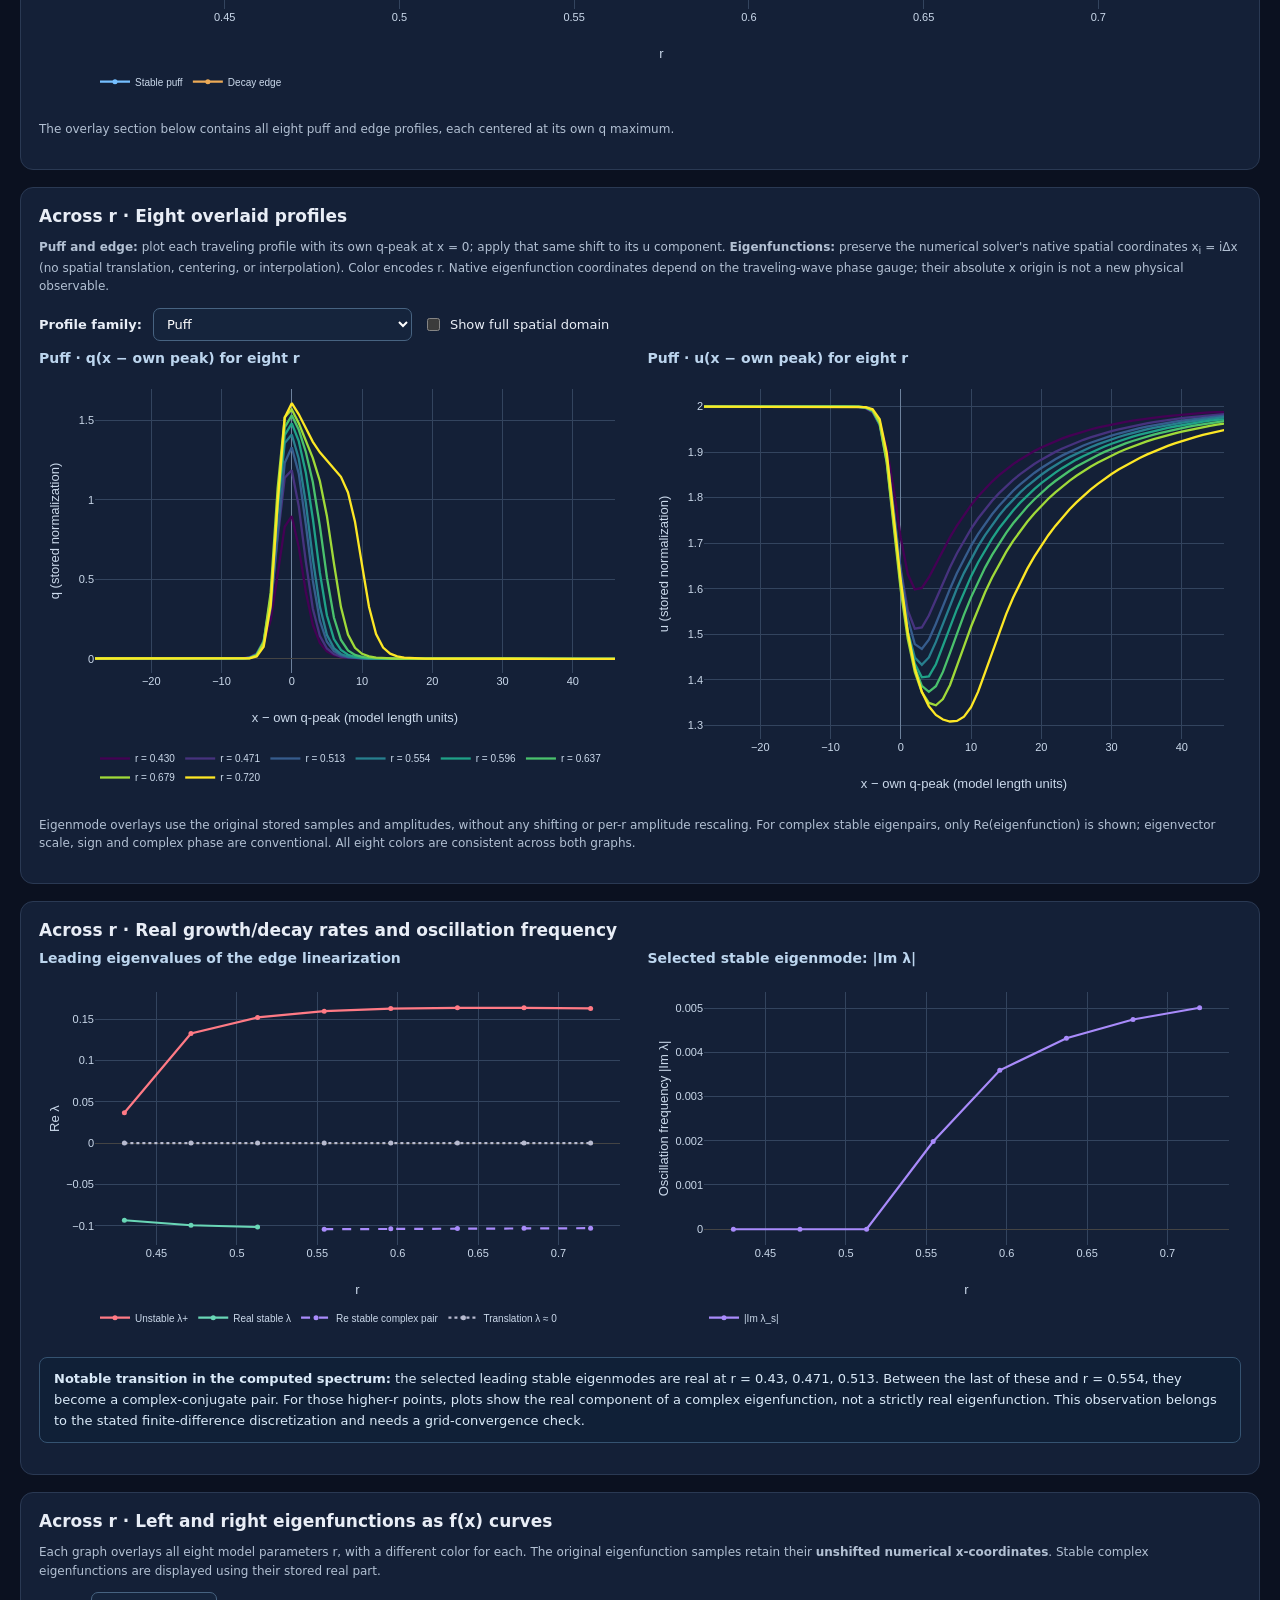
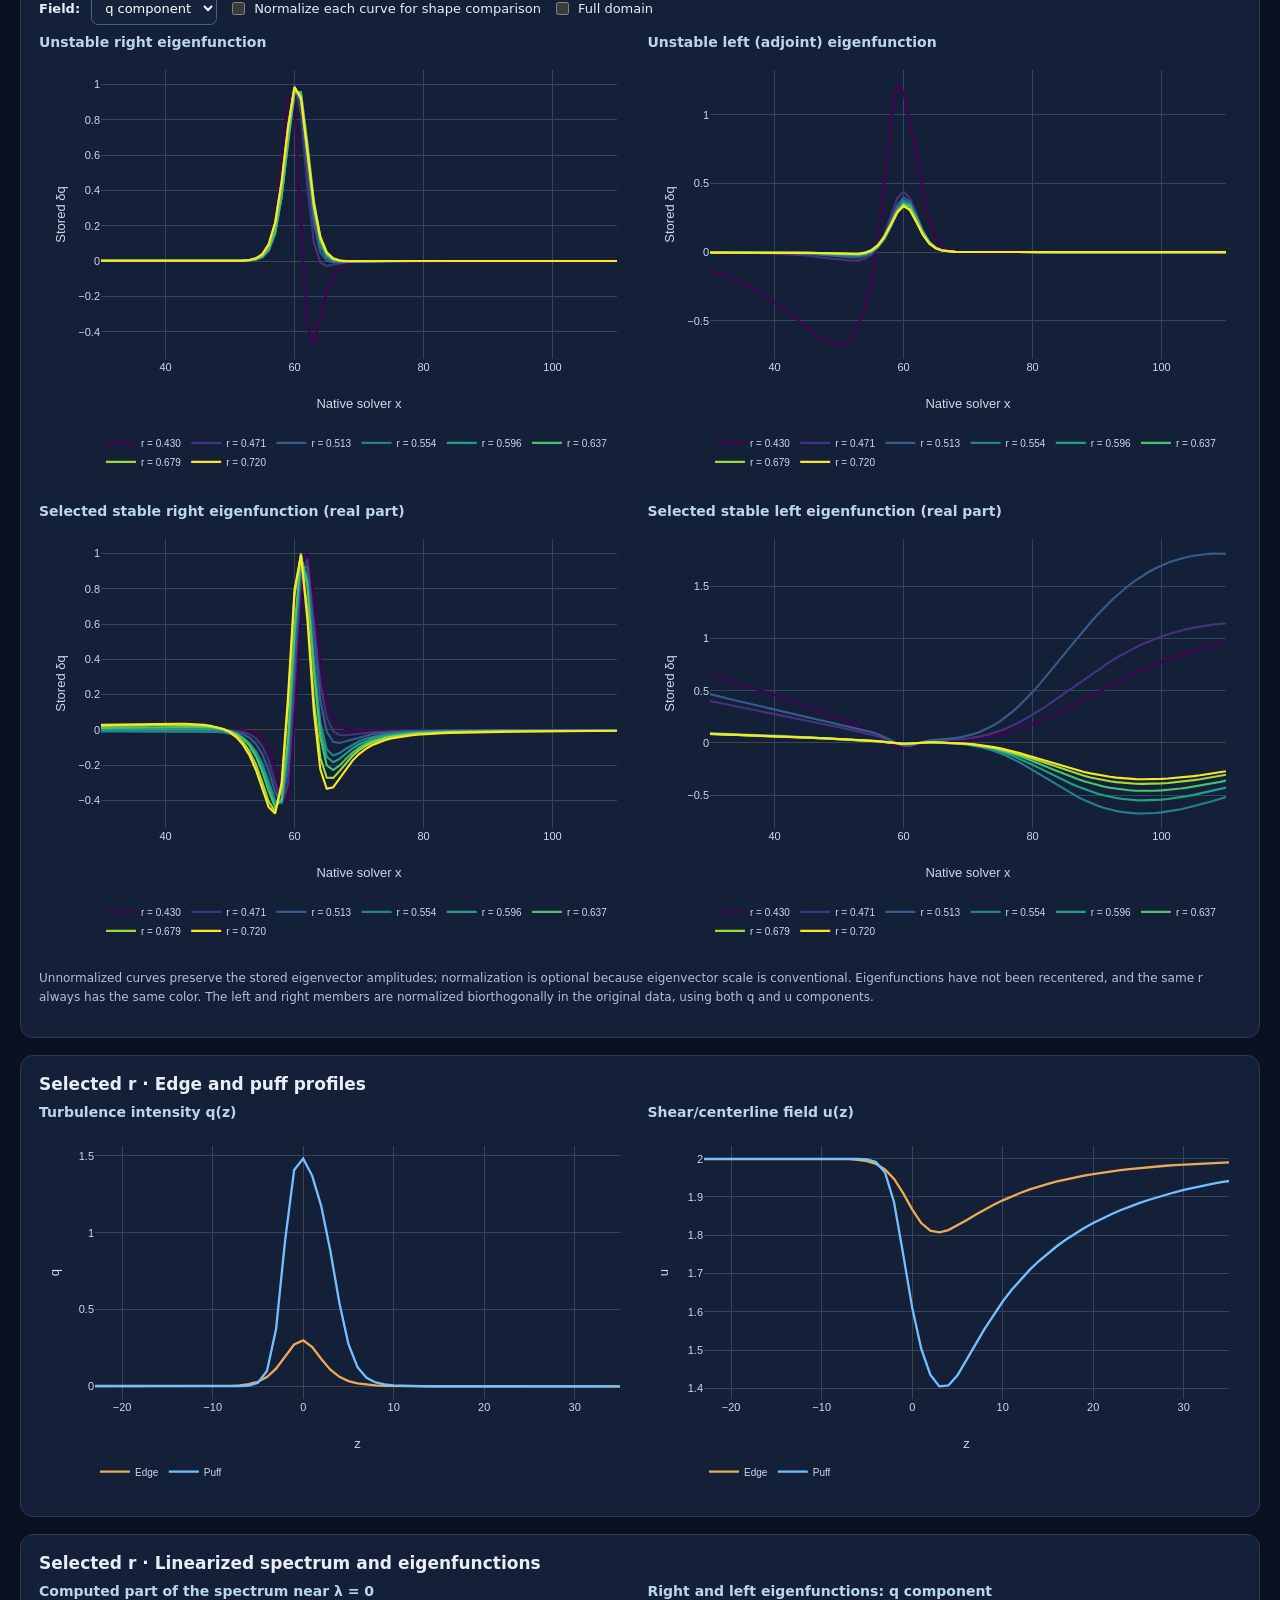
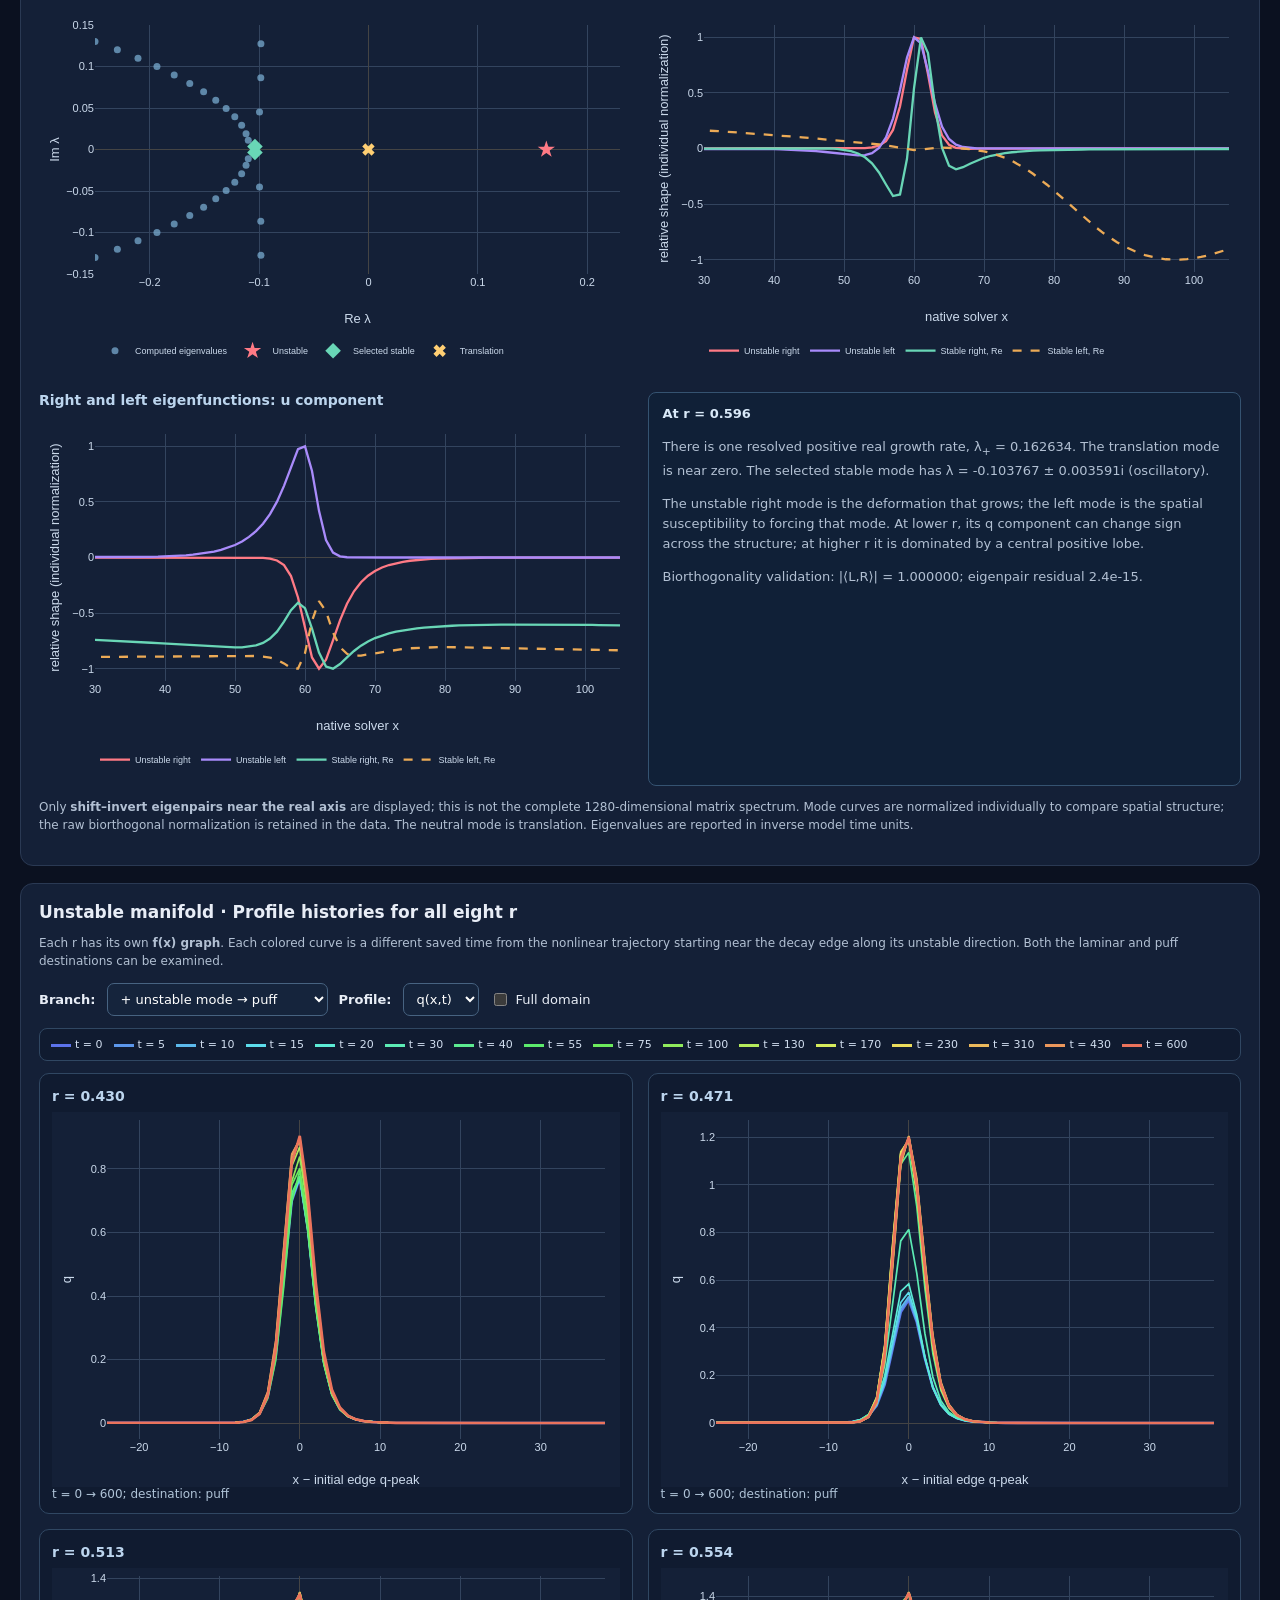
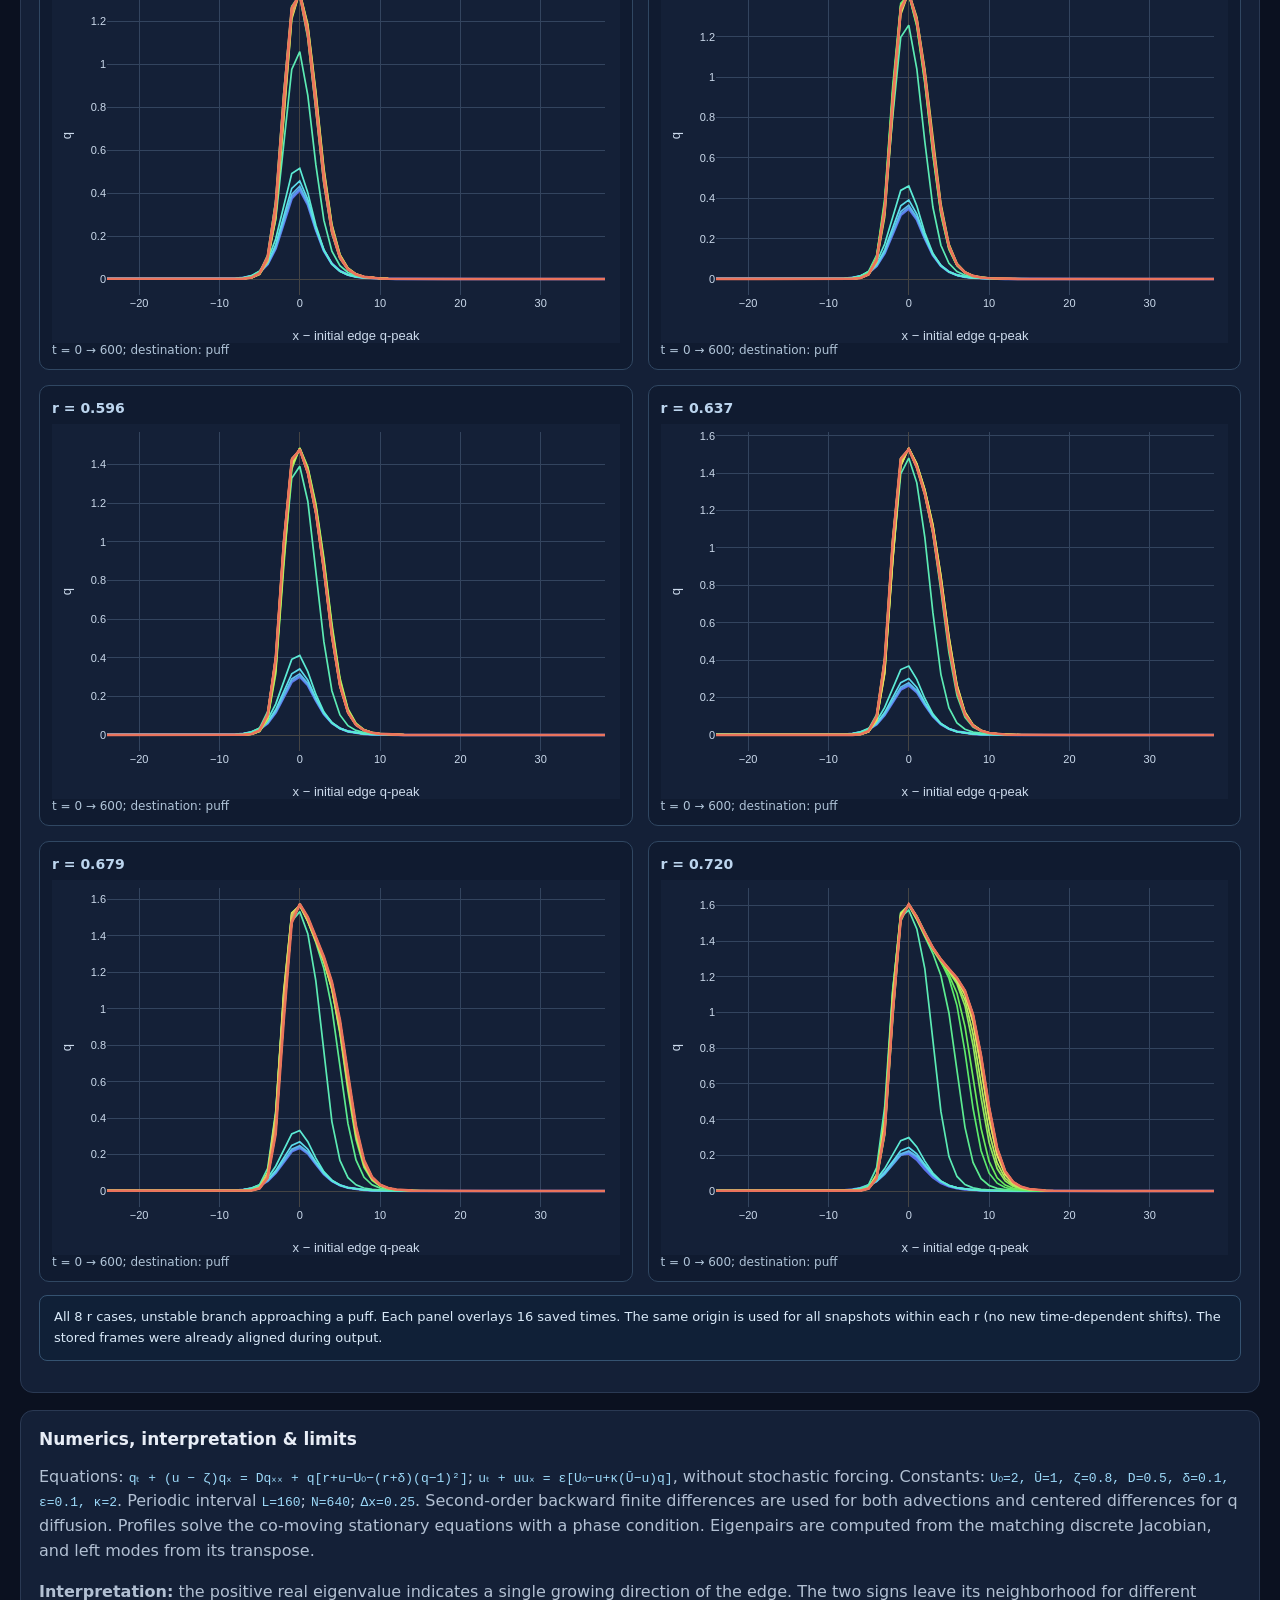
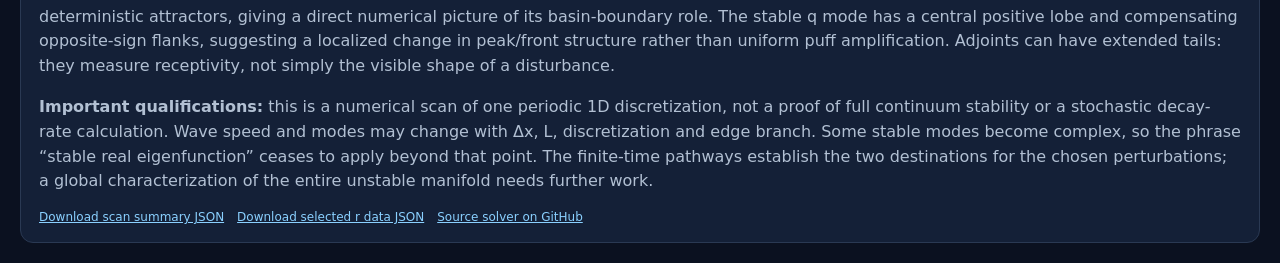
<file: web/barkley/edge-scan/index.html>
<!doctype html>
<html lang="en">
<head>
<meta charset="utf-8"><meta name="viewport" content="width=device-width,initial-scale=1">
<title>Barkley · Decay-edge scan, eigenmodes and manifolds</title>
<script src="https://cdn.plot.ly/plotly-2.35.2.min.js"></script>
<style>
:root{font-family:Inter,system-ui,-apple-system,Segoe UI,sans-serif;background:#0b1120;color:#e8edf6;color-scheme:dark}
*{box-sizing:border-box}body{margin:0}header{padding:24px max(18px,calc((100vw - 1600px)/2));background:#111b2e;border-bottom:1px solid #30405c}
h1{margin:4px 0 9px;font-size:clamp(26px,3.2vw,39px);letter-spacing:-.03em}h2{font-size:17px;margin:0 0 10px}h3{font-size:14px;margin:0 0 8px;color:#bcd5ee}
p,.note{color:#b2c0d3;line-height:1.55}header p{max-width:1000px;margin:0 0 6px}.small{font-size:12px}.eyebrow{color:#79c7f1;font-weight:750;font-size:12px;letter-spacing:.11em}
nav{display:flex;flex-wrap:wrap;gap:9px;margin:15px 0 0}nav a{padding:9px 13px;color:#d5e6f9;background:#243953;border:1px solid #3b5271;text-decoration:none;border-radius:8px;font-size:13px}nav a.active{background:#2779b4;color:white}
main{max-width:1650px;margin:auto;display:grid;gap:17px;padding:20px}.panel{background:#142037;border:1px solid #2a3953;border-radius:13px;padding:18px;min-width:0}
.controls{display:grid;grid-template-columns:250px 1fr;align-items:center;gap:16px}.sliderblock{display:flex;flex-wrap:wrap;gap:8px;align-items:center}.sliderblock input{min-width:220px;flex:1;accent-color:#74bdf0}.sliderblock output{font-weight:750;color:#8bd4ff;min-width:70px;font-variant-numeric:tabular-nums}
.badgelist{display:flex;flex-wrap:wrap;gap:8px}.pick{font:inherit;font-size:12px;border:1px solid #456281;background:#1d304b;color:#c9dbed;border-radius:6px;padding:7px 9px;cursor:pointer}.pick.selected{background:#2b7cae;border-color:#78bdef;color:white}
.metricrow{display:grid;grid-template-columns:repeat(5,minmax(130px,1fr));gap:10px}.metric{background:#0f1a2e;padding:12px;border-radius:9px;border:1px solid #2d435f}.metric .value{font-size:22px;font-weight:700;letter-spacing:-.03em;color:#eff7ff}.metric .label{color:#a9bfd6;font-size:11px;margin-bottom:5px}.metric .detail{color:#acc9dc;font-size:11px;margin-top:5px}
.twocol{display:grid;grid-template-columns:repeat(2,minmax(0,1fr));gap:15px}.tripcol{display:grid;grid-template-columns:repeat(3,minmax(0,1fr));gap:15px}.plot{width:100%;height:370px}.plot.tall{height:430px}.plot.short{height:310px}
.legend{display:flex;flex-wrap:wrap;gap:12px;font-size:12px;color:#bacce2}.legend b{color:#e3f1ff}
.labelrow{display:flex;align-items:center;gap:11px;flex-wrap:wrap;margin-bottom:9px;font-size:13px}.labelrow select,.labelrow button{font:inherit;font-size:13px;border:1px solid #476381;background:#15243c;color:white;border-radius:7px;padding:7px 9px;cursor:pointer}
input[type=range]{accent-color:#79c6ff}button{color:white;background:#2679ad;border:1px solid #469bd0;border-radius:7px;padding:8px 13px;cursor:pointer;font:inherit;font-size:13px}
.statenote{padding:11px 14px;color:#d9e9f8;background:#102037;border:1px solid #355371;border-radius:8px;font-size:13px;line-height:1.6}
code{color:#9cd9f9}a{color:#8ad0ff}.download{font-size:13px}.file-links{display:flex;gap:13px;flex-wrap:wrap;font-size:12px}
@media(max-width:1000px){.metricrow{grid-template-columns:repeat(3,minmax(0,1fr))}.twocol,.tripcol{grid-template-columns:1fr}.controls{grid-template-columns:1fr}.plot{height:340px}}
@media(max-width:580px){main{padding:9px}.panel{padding:12px}.metricrow{grid-template-columns:repeat(2,minmax(0,1fr))}.metric .value{font-size:18px}.plot{height:310px}.plot.tall{height:330px}}
.manifold-cards{display:grid;grid-template-columns:repeat(2,minmax(0,1fr));gap:15px}.manifold-card{background:#101b30;border:1px solid #304762;border-radius:10px;padding:12px;min-width:0}.manifold-card h3{margin:2px 0 8px;font-variant-numeric:tabular-nums}.manifold-plot{width:100%;height:375px}.manifold-caption{font-size:12px;color:#afc3d7}.time-key{display:flex;flex-wrap:wrap;gap:7px 11px;padding:9px 11px;border:1px solid #304762;border-radius:8px;background:#101b30;margin:12px 0}.time-key .keyentry{white-space:nowrap;font-size:11px;color:#d2dff0}.time-key .keyline{display:inline-block;width:20px;border-top:3px solid;vertical-align:middle;margin-right:4px}@media(max-width:1000px){.manifold-cards{grid-template-columns:1fr}}@media(max-width:580px){.manifold-plot{height:320px}}
</style>
</head>
<body>
<header><div class="eyebrow">BARKLEY 2016 · DETERMINISTIC TRAVELING STATES · EIGENMODE CONTINUATION</div>
<h1>Puff, decay edge &amp; unstable manifold</h1>
<p>Eight numerically converged traveling profiles between <strong>r = 0.43</strong> and <strong>0.72</strong>. Explore the edge's linear spectrum, left/right eigenfunctions and the two nonlinear destinations reached by perturbing its unstable mode.</p>
<nav><a href="../">Local ODE</a><a href="../spatial/">Spatial PDE</a><a href="../phase-space/">3D phase space</a><a href="./" class="active">Edge &amp; eigenmode scan</a><a href="../instanton/" style="color:#bcd8ee;background:#263750;border:1px solid #3c526f;border-radius:8px;padding:9px 14px;text-decoration:none">Instanton explorer</a></nav></header>
<main>
<section class="panel"><div class="controls"><div><h2>Choose model parameter r</h2><p class="small">Eight equally spaced values · r is not physical Re.</p></div><div><div class="sliderblock"><input id="rindex" type="range" min="0" max="7" step="1" value="4" aria-label="Scan index"><output id="rval">r = 0.596</output></div><div id="rbuttons" class="badgelist"></div></div></div><div id="status" class="small" style="margin-top:12px;color:#f2d28e">Loading verified scan data…</div></section>
<div class="metricrow" id="metrics"></div>
<section class="panel"><h2>Across r · Propagation speeds</h2>
<p class="small">The markers show the puff and decay-edge speeds of all eight numerically converged traveling waves, in the laboratory frame. The dashed line is the <b>leading-order theoretical puff-speed prediction</b> (ε → 0) from its upstream front, not an exact prediction at finite ε = 0.1.</p>
<div class="plot" id="speedplot" style="height:455px"></div>
<p class="statenote" id="speedDeviation">Numerical and leading-order propagation speeds.</p>
<p class="small"><b>Theoretical puff speed:</b> c<sub>puff</sub><sup>(0)</sup>(r) = U₀ − ζ + √(D/2) [√(r + δ) − 3√r], using U₀ = 2, ζ = 0.8, D = 0.5, δ = 0.1. A stationary puff's downstream front follows the upstream front, so the formula describes the entire puff's leading-order speed. It does not predict the decay-edge speed. <a href="https://wrap.warwick.ac.uk/id/eprint/165348/" target="_blank" rel="noopener">Asymptotic derivation and discussion</a>.</p>
</section>
<section class="panel"><h2>Across r · Peak turbulence amplitude</h2><div class="plot" id="peakplot"></div>
<p class="small">The overlay section below contains all eight puff and edge profiles, each centered at its own q maximum.</p></section>
<section class="panel" id="overlaid-profiles">
<h2>Across r · Eight overlaid profiles</h2>
<p class="small"><b>Puff and edge:</b> plot each traveling profile with its own q-peak at x = 0; apply that same shift to its u component. <b>Eigenfunctions:</b> preserve the numerical solver's native spatial coordinates x<sub>i</sub> = iΔx (no spatial translation, centering, or interpolation). Color encodes r. Native eigenfunction coordinates depend on the traveling-wave phase gauge; their absolute x origin is not a new physical observable.</p>
<div class="labelrow"><label for="overlaytype"><b>Profile family:</b></label>
<select id="overlaytype">
<option value="puff">Puff</option>
<option value="edge">Decay edge</option>
<option value="ur">Unstable right eigenmode</option>
<option value="ul">Unstable left eigenmode (adjoint)</option>
<option value="sr">Stable right eigenmode (Re)</option>
<option value="sl">Stable left eigenmode (Re)</option>
</select>
<label style="display:inline-flex;align-items:center;gap:7px"><input id="overlayfull" type="checkbox"> Show full spatial domain</label></div>
<div class="twocol">
<div><h3 id="overqtitle">Turbulence field q(x') — eight r curves</h3><div class="plot tall" id="overq"></div></div>
<div><h3 id="overutitle">Velocity field u(x') — eight r curves</h3><div class="plot tall" id="overu"></div></div>
</div>
<p class="small">Eigenmode overlays use the original stored samples and amplitudes, without any shifting or per-r amplitude rescaling. For complex stable eigenpairs, only Re(eigenfunction) is shown; eigenvector scale, sign and complex phase are conventional. All eight colors are consistent across both graphs.</p>
</section>
<section class="panel"><h2>Across r · Real growth/decay rates and oscillation frequency</h2><div class="twocol"><div><h3>Leading eigenvalues of the edge linearization</h3><div class="plot" id="eigtrend"></div></div><div><h3>Selected stable eigenmode: |Im λ|</h3><div class="plot" id="imtrend"></div></div></div><p class="statenote"><strong>Notable transition in the computed spectrum:</strong> the selected leading stable eigenmodes are real at r = 0.43, 0.471, 0.513. Between the last of these and r = 0.554, they become a complex-conjugate pair. For those higher-r points, plots show the real component of a complex eigenfunction, not a strictly real eigenfunction. This observation belongs to the stated finite-difference discretization and needs a grid-convergence check.</p></section>
<section class="panel" id="eigenmode-curves">
<h2>Across r · Left and right eigenfunctions as f(x) curves</h2>
<p class="small">Each graph overlays all eight model parameters r, with a different color for each. The original eigenfunction samples retain their <b>unshifted numerical x-coordinates</b>. Stable complex eigenfunctions are displayed using their stored real part.</p>
<div class="labelrow">
<label for="field"><b>Field:</b></label><select id="field"><option value="q">q component</option><option value="u">u component</option></select>
<label for="modeNormalize" style="display:inline-flex;align-items:center;gap:6px"><input type="checkbox" id="modeNormalize"> Normalize each curve for shape comparison</label>
<label for="modeFull" style="display:inline-flex;align-items:center;gap:6px"><input type="checkbox" id="modeFull"> Full domain</label>
</div>
<div class="twocol">
<div><h3>Unstable right eigenfunction</h3><div class="plot tall" id="urplot"></div></div>
<div><h3>Unstable left (adjoint) eigenfunction</h3><div class="plot tall" id="ulplot"></div></div>
<div><h3>Selected stable right eigenfunction (real part)</h3><div class="plot tall" id="srplot"></div></div>
<div><h3>Selected stable left eigenfunction (real part)</h3><div class="plot tall" id="slplot"></div></div>
</div>
<p class="small">Unnormalized curves preserve the stored eigenvector amplitudes; normalization is optional because eigenvector scale is conventional. Eigenfunctions have not been recentered, and the same r always has the same color. The left and right members are normalized biorthogonally in the original data, using both q and u components.</p>
</section>
<section class="panel"><h2>Selected r · Edge and puff profiles</h2><div class="twocol"><div><h3>Turbulence intensity q(z)</h3><div class="plot" id="qprofiles"></div></div><div><h3>Shear/centerline field u(z)</h3><div class="plot" id="uprofiles"></div></div></div></section>
<section class="panel"><h2>Selected r · Linearized spectrum and eigenfunctions</h2><div class="twocol"><div><h3>Computed part of the spectrum near λ = 0</h3><div class="plot" id="spectrump"></div></div><div><h3>Right and left eigenfunctions: q component</h3><div class="plot" id="qmode"></div></div><div><h3>Right and left eigenfunctions: u component</h3><div class="plot" id="umode"></div></div><div class="statenote" id="modeinsight"></div></div><p class="small">Only <strong>shift–invert eigenpairs near the real axis</strong> are displayed; this is not the complete 1280-dimensional matrix spectrum. Mode curves are normalized individually to compare spatial structure; the raw biorthogonal normalization is retained in the data. The neutral mode is translation. Eigenvalues are reported in inverse model time units.</p></section>
<section class="panel" id="unstable-manifold-curves">
<h2>Unstable manifold · Profile histories for all eight r</h2>
<p class="small">Each r has its own <b>f(x) graph</b>. Each colored curve is a different saved time from the nonlinear trajectory starting near the decay edge along its unstable direction. Both the laminar and puff destinations can be examined.</p>
<div class="labelrow">
<label for="branch"><b>Branch:</b></label><select id="branch"><option value="1">+ unstable mode → puff</option><option value="-1">− unstable mode → laminar</option></select>
<label for="manifoldField"><b>Profile:</b></label><select id="manifoldField"><option value="q">q(x,t)</option><option value="u">u(x,t)</option></select>
<label for="manifoldFull" style="display:inline-flex;align-items:center;gap:6px"><input type="checkbox" id="manifoldFull"> Full domain</label>
</div>
<div class="time-key" id="timekey" aria-label="Curve colors by saved model time"></div>
<div class="manifold-cards" id="manifoldCards"></div>
<p class="statenote" id="pathnote">Each panel displays 16 saved snapshots in one graph; line colors indicate time. The existing stored profiles were aligned during numerical output; the viewer applies a <b>single shared x origin</b> to every time in a given r, without any further per-snapshot re-centering. Each snapshot is therefore plotted at its stored relative position.</p>
</section>
<section class="panel"><h2>Numerics, interpretation &amp; limits</h2>
<p>Equations: <code>qₜ + (u − ζ)qₓ = Dqₓₓ + q[r+u−U₀−(r+δ)(q−1)²]</code>; <code>uₜ + uuₓ = ε[U₀−u+κ(Ū−u)q]</code>, without stochastic forcing. Constants: <code>U₀=2, Ū=1, ζ=0.8, D=0.5, δ=0.1, ε=0.1, κ=2</code>. Periodic interval <code>L=160</code>; <code>N=640</code>; <code>Δx=0.25</code>. Second-order backward finite differences are used for both advections and centered differences for q diffusion. Profiles solve the co-moving stationary equations with a phase condition. Eigenpairs are computed from the matching discrete Jacobian, and left modes from its transpose.</p>
<p><strong>Interpretation:</strong> the positive real eigenvalue indicates a single growing direction of the edge. The two signs leave its neighborhood for different deterministic attractors, giving a direct numerical picture of its basin-boundary role. The stable q mode has a central positive lobe and compensating opposite-sign flanks, suggesting a localized change in peak/front structure rather than uniform puff amplification. Adjoints can have extended tails: they measure receptivity, not simply the visible shape of a disturbance.</p>
<p><strong>Important qualifications:</strong> this is a numerical scan of one periodic 1D discretization, not a proof of full continuum stability or a stochastic decay-rate calculation. Wave speed and modes may change with Δx, L, discretization and edge branch. Some stable modes become complex, so the phrase “stable real eigenfunction” ceases to apply beyond that point. The finite-time pathways establish the two destinations for the chosen perturbations; a global characterization of the entire unstable manifold needs further work.</p>
<div class="file-links"><a href="./data/summary.json" download>Download scan summary JSON</a><a id="casefile" href="./data/r_0.595714.json" download>Download selected r data JSON</a><a href="https://github.com/tsufli/pipe-flow-lab/tree/main/scripts" target="_blank" rel="noopener">Source solver on GitHub</a></div></section>
</main>
<script>
"use strict";
const $ = id => document.getElementById(id);
const PLOT_BG="#142037", PAPER_BG="#142037", TEXT="#cbd9eb", GRID="#33445e";
const COLORS={edge:"#ecaa56",puff:"#75bfff",unstable:"#ff7a85",stable:"#69d6b6",left:"#a98bfb",laminar:"#b7bacf"};
let summary=null,cases=[],idx=4,frame=0,branch=1,timer=null,field="q";
const filename=r=>"r_"+Number(r).toFixed(6)+".json";
const fmt=(x,d=4)=>(x===null||!Number.isFinite(Number(x)))?"—":Number(x).toFixed(d);
// Native solver grid, never shifted for eigenfunctions.
const nativeAxis=(arr,d)=>arr.map((_,i)=>i*d.L/arr.length);
// Translate only the plotted puff / edge profiles, using each profile's own q maximum.
// q and u from the SAME traveling solution receive the same x-axis.
const centeredProfileAxis=(q,d)=>q.map((_,i)=>(i-q.reduce((best,v,j,a)=>v>a[best]?j:best,0))*d.L/q.length);
const select=()=>cases[idx];
const LAYOUT=(title="",more={})=>({paper_bgcolor:PAPER_BG,plot_bgcolor:PLOT_BG,font:{color:TEXT,size:11},margin:{l:56,r:13,t:18,b:47},hovermode:"closest",showlegend:true,legend:{orientation:"h",y:-.23,font:{size:10}},xaxis:{gridcolor:GRID,zerolinecolor:GRID,automargin:true},yaxis:{gridcolor:GRID,zerolinecolor:GRID,automargin:true},...more});
function draw(id,traces,layout={}){Plotly.react($(id),traces,LAYOUT("",layout),{responsive:true,displaylogo:false,modeBarButtonsToRemove:["select2d","lasso2d"]});}
function line(x,y,name,color,dash="solid",more={}){return {type:"scatter",mode:"lines+markers",x,y,name,line:{color,width:2.2,dash},marker:{size:5},...more};}
function profile(x,y,name,color,dash="solid"){return {type:"scatter",mode:"lines",x,y,name,line:{color,width:2.3,dash}};}
function modeField(d,tag,side,comp){return d.eigs[tag][side][comp];}
function normalize(arr){let mx=Math.max(1e-14,...arr.map(x=>Math.abs(x)));return arr.map(x=>x/mx);}
const SCAN_COLORS=["#440154","#46327e","#365c8d","#277f8e","#1fa187","#4ac16d","#a0da39","#fde725"];
function overlayFamily(d,what,comp){
 if(what==="puff"||what==="edge")return d[what][comp];
 const tag=(what[0]==="u"?"unstable":"stable");
 const side=(what[1]==="r"?"right":"left");
 return d.eigs[tag][side][comp]; // stored real part; do not recenter or rescale modes
}
function renderOverlays(){
 if(!cases.length)return;
 const kind=$("overlaytype").value,wide=$("overlayfull").checked;
 const isBase=kind==="puff"||kind==="edge";
 const xlabel=isBase?"x − own q-peak (model length units)":"native solver x (model length units)";
 for(const comp of ["q","u"]){
   const traces=cases.map((d,j)=>({
      type:"scatter",mode:"lines",x:isBase?centeredProfileAxis(d[kind].q,d):nativeAxis(d.edge.q,d),
      y:overlayFamily(d,kind,comp),name:"r = "+fmt(d.r,3),
      line:{color:SCAN_COLORS[j],width:2.3},
      hovertemplate:"r="+fmt(d.r,5)+"<br>x=%{x:.2f}<br>"+comp+"=%{y:.5f}<extra></extra>"
   }));
   draw(comp==="q"?"overq":"overu",traces,{
     xaxis:{title:xlabel,range:wide?(isBase?undefined:[0,cases[0].L]):(isBase?[-28,46]:[30,105]),gridcolor:GRID,
            zeroline:true,zerolinecolor:"#6d819c",automargin:true},
     yaxis:{title:(isBase?comp:"δ"+comp)+" (stored normalization)",gridcolor:GRID,automargin:true},
     legend:{orientation:"h",y:-.25,font:{size:10}},
     showlegend:comp==="q",
     margin:{l:56,r:18,t:15,b:65}
   });
 }
 const desc={puff:"Puff",edge:"Decay edge",ur:"Unstable right",ul:"Unstable left (adjoint)",sr:"Stable right (Re)",sl:"Stable left (Re)"}[kind];
 $("overqtitle").textContent=desc+" · "+(isBase?"q(x − own peak)":"δq(x native)")+" for eight r";
 $("overutitle").textContent=desc+" · "+(isBase?"u(x − own peak)":"δu(x native)")+" for eight r";
}

// Leading-order (ε -> 0) upstream-front propagation speed of a stable puff.
function theoreticalPuffSpeed(r){
 const {U0,zeta,D,delta}=summary.params;
 return U0-zeta+Math.sqrt(D/2)*(Math.sqrt(r+delta)-3*Math.sqrt(r));
}
function renderSpeedTrend(){
 const rs=summary.scan.map(a=>a.r);
 const predictionR=Array.from({length:240},(_,i)=>rs[0]+(rs[rs.length-1]-rs[0])*i/239);
 const puff=line(rs,summary.scan.map(a=>a.puff_c),"Puff · numerical (8 points)",COLORS.puff);
 const edge=line(rs,summary.scan.map(a=>a.edge_c),"Decay edge · numerical (8 points)",COLORS.edge);
 for(const trace of [puff,edge]){
  trace.marker.size=9;
  trace.line.width=2.2;
  trace.hovertemplate="r = %{x:.5f}<br>Speed c = %{y:.6f}<extra>%{fullData.name}</extra>";
 }
 const prediction={type:"scatter",mode:"lines",x:predictionR,y:predictionR.map(theoreticalPuffSpeed),
  name:"Puff · theory (ε → 0)",line:{color:COLORS.stable,width:3,dash:"dash"},
  hovertemplate:"r = %{x:.5f}<br>c (theory) = %{y:.6f}<extra>Leading-order upstream front</extra>"};
 const selected=summary.scan[idx],approx=theoreticalPuffSpeed(selected.r);
 draw("speedplot",[prediction,puff,edge],{
  xaxis:{title:"Model parameter r",gridcolor:GRID,range:[rs[0]-.012,rs[rs.length-1]+.012]},
  yaxis:{title:"Propagation speed c (lab frame)",gridcolor:GRID,automargin:true},
  legend:{orientation:"h",y:-.21,font:{size:11}},margin:{l:72,r:18,t:18,b:76},
  shapes:[{type:"line",xref:"x",yref:"paper",x0:selected.r,x1:selected.r,y0:0,y1:1,
    line:{color:"#879cb7",dash:"dot",width:1}}]
 });
 $("speedDeviation").innerHTML="<b>Selected r = "+fmt(selected.r,5)+"</b> · numerical puff c = "+fmt(selected.puff_c,5)+
  "; theoretical puff c ≈ "+fmt(approx,5)+" (difference "+fmt(selected.puff_c-approx,5)+
  "); numerical edge c = "+fmt(selected.edge_c,5)+". The dotted vertical guide marks the selected r.";
}

function renderTrends(){const s=summary.scan,rs=s.map(a=>a.r);
 draw("peakplot",[line(rs,s.map(a=>a.puff_peak),"Stable puff",COLORS.puff),line(rs,s.map(a=>a.edge_peak),"Decay edge",COLORS.edge)],{xaxis:{title:"r",gridcolor:GRID},yaxis:{title:"max q",gridcolor:GRID}});

 const real=rs.map((r,j)=>s[j].stable_type==="real"?s[j].stable_real:null);
 const complex=rs.map((r,j)=>s[j].stable_type==="complex"?s[j].stable_real:null);
 draw("eigtrend",[line(rs,s.map(a=>a.unstable_real),"Unstable λ+",COLORS.unstable),line(rs,real,"Real stable λ",COLORS.stable),line(rs,complex,"Re stable complex pair",COLORS.left,"dash"),line(rs,rs.map(()=>0),"Translation λ ≈ 0",COLORS.laminar,"dot")],{xaxis:{title:"r",gridcolor:GRID},yaxis:{title:"Re λ",gridcolor:GRID}});
 draw("imtrend",[line(rs,s.map(a=>Math.abs(a.stable_imag)),"|Im λ_s|",COLORS.left)],{xaxis:{title:"r",gridcolor:GRID},yaxis:{title:"Oscillation frequency |Im λ|",gridcolor:GRID}});
 renderModeLines();renderOverlays();renderManifoldGrid();}
function renderModeLines(){
 if(!cases.length)return;
 const norm=$("modeNormalize").checked,full=$("modeFull").checked;
 for(const [id,tag,side] of [["urplot","unstable","right"],["ulplot","unstable","left"],["srplot","stable","right"],["slplot","stable","left"]]){
  const traces=cases.map((d,j)=>{
    const stored=modeField(d,tag,side,field);
    const y=norm?normalize(stored):stored;
    return {type:"scatter",mode:"lines",x:nativeAxis(stored,d),y,
      name:"r = "+fmt(d.r,3),line:{color:SCAN_COLORS[j],width:2.1},
      hovertemplate:"r = "+fmt(d.r,5)+"<br>x = %{x:.2f}<br>value = %{y:.6g}<extra></extra>"};
  });
  draw(id,traces,{xaxis:{title:"Native solver x",gridcolor:GRID,
      range:full?[0,cases[0].L]:[30,110]},
    yaxis:{title:(norm?"Normalized ":"Stored ")+(field==="q"?"δq":"δu"),gridcolor:GRID},
    legend:{orientation:"h",y:-.24,font:{size:10}},margin:{l:62,r:16,t:12,b:64}});
 }
}
function setSelected(i){idx=Math.max(0,Math.min(7,i));$("rindex").value=String(idx);$("rval").textContent="r = "+fmt(select().r,3);
 document.querySelectorAll(".pick").forEach((b,j)=>b.classList.toggle("selected",j===idx));
 $("casefile").href="./data/"+filename(select().r);$("status").textContent="Eight converged cases loaded · current r = "+fmt(select().r,6)+" · residual (edge) = "+Number(select().res_edge).toExponential(2);
 renderSelected();renderSpeedTrend();}
function renderSelected(){let d=select(),xEdge=centeredProfileAxis(d.edge.q,d),xPuff=centeredProfileAxis(d.puff.q,d),xNative=nativeAxis(d.edge.q,d),e=d.eigs,sm=e.stable;
 $("metrics").innerHTML=[
  ["Puff / edge speed",fmt(d.c_puff,4)+" / "+fmt(d.c_edge,4),"distinct traveling states"],
  ["Unstable growth rate λ+", "+"+fmt(e.unstable.real,5),"1D unstable direction"],
  ["Selected stable eigenvalue",fmt(sm.real,5)+(sm.type==="complex"?" ± "+fmt(sm.imag,5)+"i":""),sm.type==="real"?"real stable mode":"complex-conjugate pair"],
  ["Peak q · puff / edge",fmt(Math.max(...d.puff.q),3)+" / "+fmt(Math.max(...d.edge.q),3),"each traveling profile centered at its own q max"],
  ["Mass ∫q dx · puff / edge",fmt(d.puff_mass,3)+" / "+fmt(d.edge_mass,3),"periodic L = "+d.L]
 ].map(a=>'<div class="metric"><div class="label">'+a[0]+'</div><div class="value">'+a[1]+'</div><div class="detail">'+a[2]+'</div></div>').join("");
 draw("qprofiles",[profile(xEdge,d.edge.q,"Edge",COLORS.edge),profile(xPuff,d.puff.q,"Puff",COLORS.puff)],{xaxis:{title:"z",range:[-23,35],gridcolor:GRID},yaxis:{title:"q",gridcolor:GRID}});
 draw("uprofiles",[profile(xEdge,d.edge.u,"Edge",COLORS.edge),profile(xPuff,d.puff.u,"Puff",COLORS.puff)],{xaxis:{title:"z",range:[-23,35],gridcolor:GRID},yaxis:{title:"u",gridcolor:GRID}});
 let spec=e.spectrum;draw("spectrump",[
  {type:"scatter",mode:"markers",name:"Computed eigenvalues",x:spec.map(y=>y[0]),y:spec.map(y=>y[1]),marker:{size:7,color:"#7caed4",opacity:.72}},
  {type:"scatter",mode:"markers",name:"Unstable",x:[e.unstable.real],y:[0],marker:{size:13,color:COLORS.unstable,symbol:"star"}},
  {type:"scatter",mode:"markers",name:"Selected stable",x:[sm.real,sm.real],y:[sm.imag,-sm.imag],marker:{size:12,color:COLORS.stable,symbol:"diamond"}},
  {type:"scatter",mode:"markers",name:"Translation",x:[e.neutral.real],y:[0],marker:{size:11,color:"#ffcf73",symbol:"x"}}
 ],{xaxis:{title:"Re λ",range:[-.25,.23],gridcolor:GRID,zeroline:true},yaxis:{title:"Im λ",range:[-.15,.15],gridcolor:GRID,zeroline:true},legend:{orientation:"h",y:-.25,font:{size:9}}});
 function modePlots(comp,id){let ur=e.unstable.right[comp],ul=e.unstable.left[comp],sr=sm.right[comp],sl=sm.left[comp];
  draw(id,[profile(xNative,normalize(ur),"Unstable right",COLORS.unstable),profile(xNative,normalize(ul),"Unstable left",COLORS.left),profile(xNative,normalize(sr),"Stable right, Re",COLORS.stable),profile(xNative,normalize(sl),"Stable left, Re",COLORS.edge,"dash")],{xaxis:{title:"native solver x",range:[30,105],gridcolor:GRID},yaxis:{title:"relative shape (individual normalization)",gridcolor:GRID},legend:{orientation:"h",y:-.26,font:{size:9}}});}
 modePlots("q","qmode");modePlots("u","umode");
 $("modeinsight").innerHTML='<b>At r = '+fmt(d.r,3)+'</b><p>There is one resolved positive real growth rate, λ<sub>+</sub> = '+fmt(e.unstable.real,6)+'. The translation mode is near zero. The selected stable mode has λ = '+fmt(sm.real,6)+(sm.type==="complex"?' ± '+fmt(sm.imag,6)+'i (oscillatory)':' (real)')+'.</p><p>The unstable right mode is the deformation that grows; the left mode is the spatial susceptibility to forcing that mode. At lower r, its q component can change sign across the structure; at higher r it is dominated by a central positive lobe.</p><p>Biorthogonality validation: |⟨L,R⟩| = '+fmt(e.unstable.quality.pair,6)+'; eigenpair residual '+Number(e.unstable.quality.right_res).toExponential(1)+'.</p>';
}
const SAVED_TIME_COLORS=Array.from({length:16},(_,i)=>{
 const t=i/15; return "hsl("+Math.round(230-220*t)+",78%,64%)";
});
function renderManifoldGrid(){
 if(!cases.length)return;
 const sign=Number($("branch").value),component=$("manifoldField").value,full=$("manifoldFull").checked;
 const grid=$("manifoldCards");
 const times=cases[0].manifold.find(b=>b.sign===sign).frames.map(f=>f.t);
 $("timekey").innerHTML=times.map((time,i)=>
   '<span class="keyentry"><span class="keyline" style="border-color:'+SAVED_TIME_COLORS[i]+'"></span>t = '+time+'</span>').join("");
 grid.replaceChildren();
 for(let caseIndex=0;caseIndex<cases.length;caseIndex++){
   const d=cases[caseIndex],path=d.manifold.find(b=>b.sign===sign);
   const card=document.createElement("div"); card.className="manifold-card";
   const title=document.createElement("h3");title.textContent="r = "+fmt(d.r,3);
   const plot=document.createElement("div");plot.className="manifold-plot";
   const caption=document.createElement("div");caption.className="manifold-caption";
   caption.textContent="t = "+path.frames[0].t+" → "+path.frames[path.frames.length-1].t+
     "; destination: "+path.destination;
   card.append(title,plot,caption);grid.append(card);
   // One x coordinate per case, shared by ALL frames; do not shift frames separately.
   const x=centeredProfileAxis(d.edge.q,d);
   const traces=path.frames.map((f,k)=>({
      type:"scatter",mode:"lines",x,y:f[component],name:"t = "+f.t,
      line:{color:SAVED_TIME_COLORS[k],width:k===0||k===path.frames.length-1?2.6:1.7},
      hovertemplate:"r = "+fmt(d.r,5)+"<br>t = "+f.t+
        "<br>x = %{x:.2f}<br>"+component+" = %{y:.5g}<extra></extra>"
   }));
   Plotly.react(plot,traces,LAYOUT("",{
       showlegend:false,margin:{l:55,r:15,t:8,b:48},
       xaxis:{title:"x − initial edge q-peak",range:full?undefined:[-24,38],gridcolor:GRID},
       yaxis:{title:component,gridcolor:GRID}
   }),{responsive:true,displaylogo:false,modeBarButtonsToRemove:["select2d","lasso2d"]});
 }
 $("pathnote").textContent="All 8 r cases, "+pathDescription(sign)+". Each panel overlays "+
 times.length+" saved times. The same origin is used for all snapshots within each r "+
 "(no new time-dependent shifts). The stored frames were already aligned during output.";
}
function pathDescription(sign){return sign>0?"unstable branch approaching a puff":"unstable branch approaching laminar flow";}
$("rindex").oninput=e=>{if(cases.length)setSelected(Number(e.target.value));};
$("field").onchange=e=>{field=e.target.value;renderModeLines()};
$("modeNormalize").onchange=renderModeLines;
$("modeFull").onchange=renderModeLines;
$("overlaytype").onchange=renderOverlays;
$("overlayfull").onchange=renderOverlays;
$("branch").onchange=renderManifoldGrid;
$("manifoldField").onchange=renderManifoldGrid;
$("manifoldFull").onchange=renderManifoldGrid;
(async()=>{try{
 const s=await fetch("./data/summary.json");if(!s.ok)throw Error("Summary not published (HTTP "+s.status+")");summary=await s.json();
 cases=await Promise.all(summary.scan.map(async z=>{const f=await fetch("./data/"+filename(z.r));if(!f.ok)throw Error("Missing r="+z.r);return f.json()}));
 summary.scan.forEach((z,i)=>{let b=document.createElement("button");b.className="pick";b.textContent=fmt(z.r,3);b.onclick=()=>{setSelected(i)};$("rbuttons").appendChild(b)});
 renderTrends();setSelected(idx);
 }catch(err){$("status").textContent="Unable to load scan: "+String(err)+". See repository data directory.";console.error(err)}})();
</script>
</body></html>
</file>
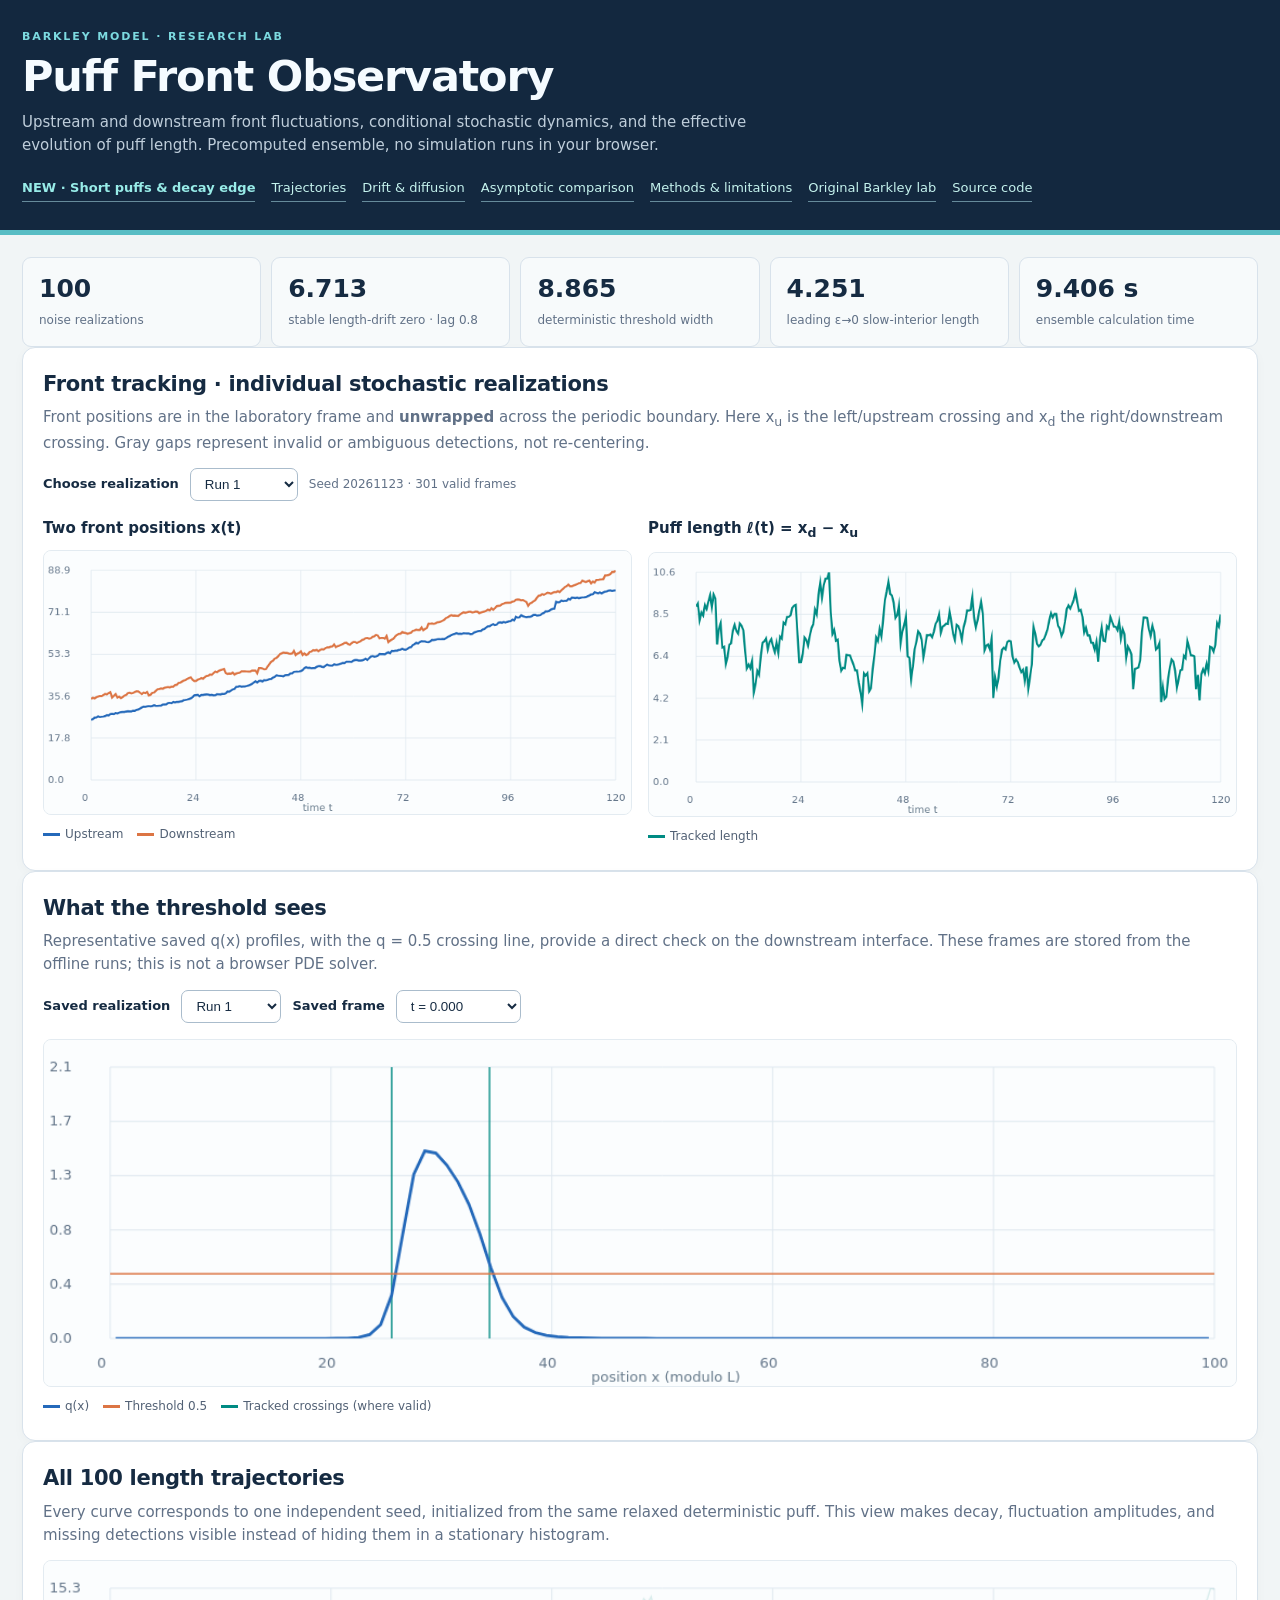
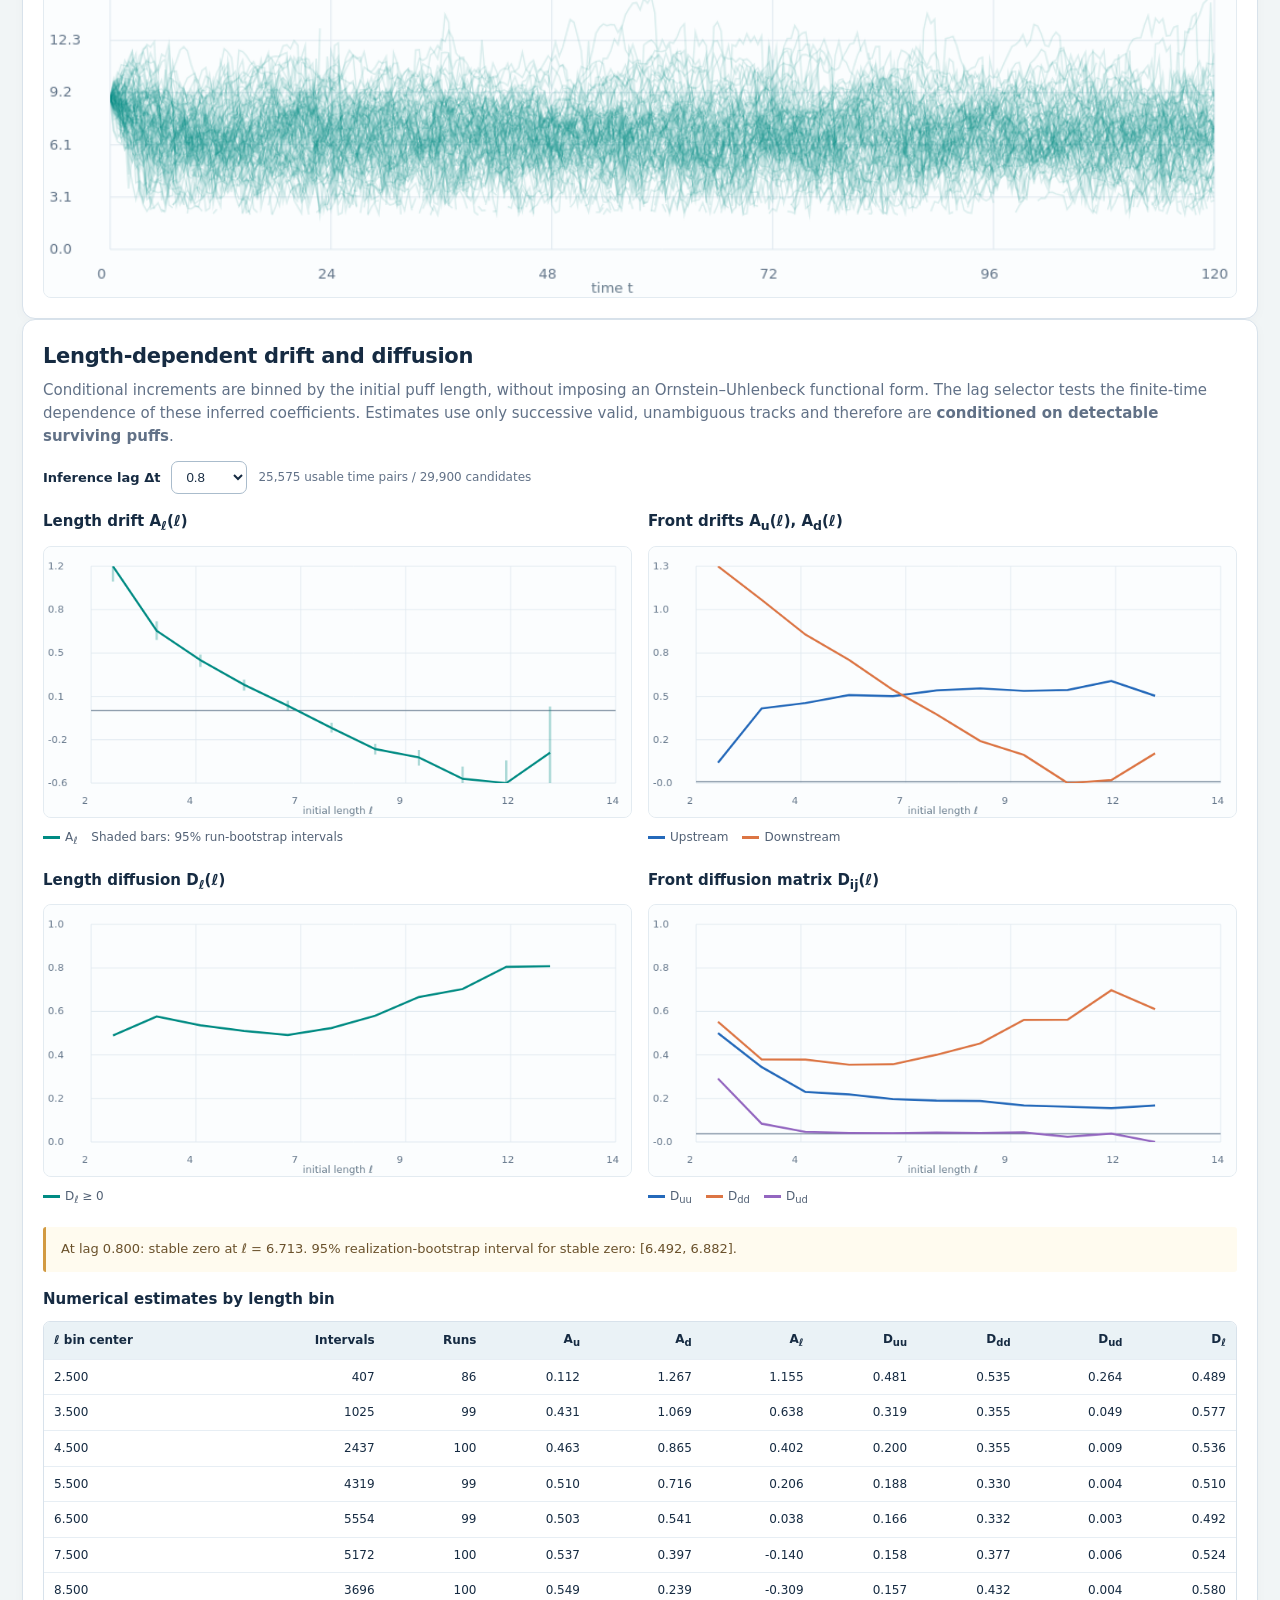
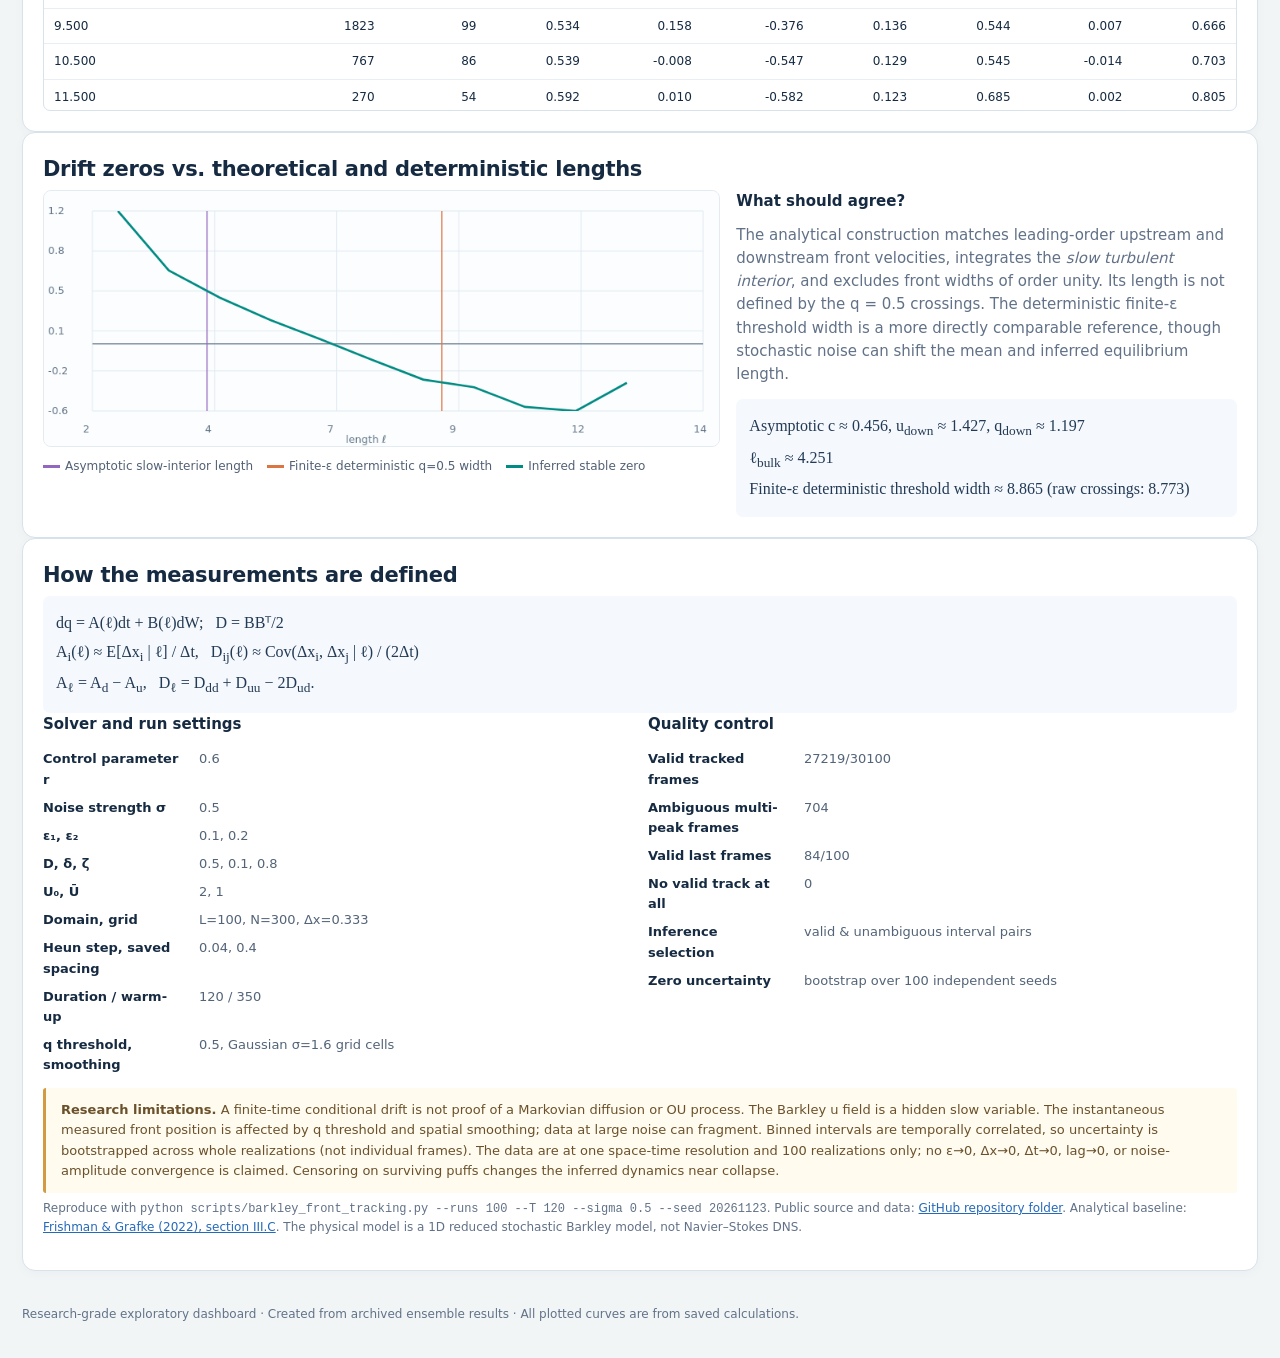
<file: web/barkley/front-tracking/index.html>
<!doctype html>
<html lang="en">
<head>
<meta charset="utf-8"><meta name="viewport" content="width=device-width, initial-scale=1">
<title>Puff Front Observatory · Stochastic Barkley Model</title>
<meta name="description" content="Precomputed stochastic Barkley puff trajectories and conditional front drift/diffusion at r=0.6.">
<style>
:root{--ink:#162b42;--muted:#617187;--bg:#f1f5f6;--paper:#fff;--line:#d8e2eb;--blue:#2469ba;--teal:#008b83;--coral:#dc7544;--purple:#9366c0;--soft:#ecf3fb}
*{box-sizing:border-box}body{margin:0;background:var(--bg);font:15px/1.55 system-ui,-apple-system,sans-serif;color:var(--ink)}
header{background:#13283f;color:#f5fbff;padding:28px max(22px,calc((100vw - 1250px)/2));border-bottom:5px solid #58bdc4}
header .eyebrow{font-size:11px;letter-spacing:.17em;font-weight:800;color:#7cdae0}
header h1{margin:7px 0 4px;font-size:clamp(26px,4vw,43px);line-height:1.13;letter-spacing:-.028em}
header p{max-width:780px;color:#bfcedb;margin:10px 0 18px}
nav{display:flex;gap:16px;flex-wrap:wrap}nav a{color:#c5f3ee;font-size:13px;text-decoration:none;border-bottom:1px solid #668b9b;padding:3px 0}
main{max-width:1310px;margin:auto;padding:22px;display:grid;gap:17px}
.card{background:var(--paper);border:1px solid var(--line);border-radius:13px;padding:20px;min-width:0;box-shadow:0 3px 12px #13283f07}
h2{font-size:21px;margin:0 0 5px;letter-spacing:-.015em}h3{font-size:15px;margin:0 0 10px}
p{margin:6px 0 13px;color:var(--muted)}a{color:var(--blue)}.small{font-size:12px;color:var(--muted)}
.stats{display:grid;grid-template-columns:repeat(5,1fr);gap:10px}.stat{padding:16px;background:#f7fafb;border:1px solid var(--line);border-radius:9px}.stat strong{display:block;font-size:25px;line-height:1.2;color:var(--ink);font-variant-numeric:tabular-nums}.stat span{display:block;color:var(--muted);font-size:12px;margin-top:7px}
.split{display:grid;grid-template-columns:1fr 1fr;gap:16px}.split.narrow{grid-template-columns:1.15fr .85fr}
.controls{display:flex;flex-wrap:wrap;align-items:center;gap:11px;margin:10px 0 16px}
label{font-size:13px;font-weight:650}select,input[type=range]{accent-color:var(--blue)}select{padding:7px 25px 7px 10px;background:white;border:1px solid #aabccc;color:var(--ink);border-radius:7px}
canvas.plot{display:block;width:100%;height:auto;background:#fbfdfe;border:1px solid #e3ebf1;border-radius:8px}
.legend{display:flex;flex-wrap:wrap;gap:14px;color:#526175;font-size:12px;margin:10px 0 4px}
.swatch{display:inline-block;width:17px;border-top:3px solid;vertical-align:middle;margin-right:5px}
.alert{padding:12px 15px;border-left:3px solid #d29a42;background:#fffbef;border-radius:3px;color:#6a512b;font-size:13px}
.formula{background:#f5f8fc;padding:13px;border-radius:7px;overflow:auto;font:16px/1.8 Georgia,serif;color:#223a55}
.tablewrap{max-height:390px;overflow:auto;border:1px solid var(--line);border-radius:7px}
table{border-collapse:collapse;min-width:850px;width:100%;font-size:12px;font-variant-numeric:tabular-nums}
td,th{padding:8px 10px;text-align:right;border-bottom:1px solid #e7eef4}th{background:#eaf2f6;position:sticky;top:0}td:first-child,th:first-child{text-align:left}
dl{display:grid;grid-template-columns:140px 1fr;gap:8px 16px;font-size:13px}dt{font-weight:700}dd{margin:0;color:#536478}
footer{max-width:1310px;margin:12px auto 35px;padding:0 22px;color:#627288;font-size:12px}
#loading{font-size:14px;color:#8c5416;padding:13px}#report[hidden]{display:none}
@media(max-width:1050px){.stats{grid-template-columns:repeat(3,1fr)}.split,.split.narrow{grid-template-columns:1fr}}
@media(max-width:620px){main{padding:12px}.card{padding:14px}.stats{grid-template-columns:repeat(2,1fr)}header{padding:22px 15px}dl{grid-template-columns:1fr;gap:2px}}
</style>
</head>
<body>
<header>
<div class="eyebrow">BARKLEY MODEL · RESEARCH LAB</div>
<h1>Puff Front Observatory</h1>
<p>Upstream and downstream front fluctuations, conditional stochastic dynamics, and the effective evolution of puff length. Precomputed ensemble, no simulation runs in your browser.</p>
<nav><a href="./short-length/" style="color:#98ece8;font-weight:700">NEW · Short puffs &amp; decay edge</a><a href="#trajectories">Trajectories</a><a href="#inference">Drift &amp; diffusion</a><a href="#reference">Asymptotic comparison</a><a href="#methods">Methods &amp; limitations</a><a href="../">Original Barkley lab</a><a href="https://github.com/tsufli/pipe-flow-lab/blob/main/scripts/barkley_front_tracking.py">Source code</a></nav>
</header>
<main>
<div id="loading" class="card">Loading the precomputed r = 0.6 ensemble. If the first GitHub Actions run is still executing, this dashboard will populate when the data is published.</div>
<div id="report" hidden>
<section class="stats">
<div class="stat"><strong id="nrun">—</strong><span>noise realizations</span></div>
<div class="stat"><strong id="root">—</strong><span>stable length-drift zero · lag 0.8</span></div>
<div class="stat"><strong id="finite">—</strong><span>deterministic threshold width</span></div>
<div class="stat"><strong id="asym">—</strong><span>leading ε→0 slow-interior length</span></div>
<div class="stat"><strong id="runtime">—</strong><span>ensemble calculation time</span></div>
</section>

<section id="trajectories" class="card">
<h2>Front tracking · individual stochastic realizations</h2>
<p>Front positions are in the laboratory frame and <b>unwrapped</b> across the periodic boundary. Here x<sub>u</sub> is the left/upstream crossing and x<sub>d</sub> the right/downstream crossing. Gray gaps represent invalid or ambiguous detections, not re-centering.</p>
<div class="controls"><label for="run">Choose realization</label><select id="run"></select><span id="runinfo" class="small"></span></div>
<div class="split">
<div><h3>Two front positions x(t)</h3><canvas class="plot" id="fronts" width="760" height="340"></canvas><div class="legend"><span><i class="swatch" style="border-color:var(--blue)"></i>Upstream</span><span><i class="swatch" style="border-color:var(--coral)"></i>Downstream</span></div></div>
<div><h3>Puff length ℓ(t) = x<sub>d</sub> − x<sub>u</sub></h3><canvas class="plot" id="single-length" width="760" height="340"></canvas><div class="legend"><span><i class="swatch" style="border-color:var(--teal)"></i>Tracked length</span></div></div>
</div>
</section>

<section class="card">
<h2>What the threshold sees</h2>
<p>Representative saved q(x) profiles, with the q = 0.5 crossing line, provide a direct check on the downstream interface. These frames are stored from the offline runs; this is not a browser PDE solver.</p>
<div class="controls"><label for="profile-run">Saved realization</label><select id="profile-run"></select><label for="frame">Saved frame</label><select id="frame"></select></div>
<canvas class="plot" id="profile" width="1100" height="320"></canvas>
<div class="legend"><span><i class="swatch" style="border-color:var(--blue)"></i>q(x)</span><span><i class="swatch" style="border-color:var(--coral)"></i>Threshold 0.5</span><span><i class="swatch" style="border-color:var(--teal)"></i>Tracked crossings (where valid)</span></div>
</section>

<section class="card">
<h2>All 100 length trajectories</h2>
<p>Every curve corresponds to one independent seed, initialized from the same relaxed deterministic puff. This view makes decay, fluctuation amplitudes, and missing detections visible instead of hiding them in a stationary histogram.</p>
<canvas class="plot" id="ensemble" width="1100" height="310"></canvas>
</section>

<section id="inference" class="card">
<h2>Length-dependent drift and diffusion</h2>
<p>Conditional increments are binned by the initial puff length, without imposing an Ornstein–Uhlenbeck functional form. The lag selector tests the finite-time dependence of these inferred coefficients. Estimates use only successive valid, unambiguous tracks and therefore are <b>conditioned on detectable surviving puffs</b>.</p>
<div class="controls"><label for="lag">Inference lag Δt</label><select id="lag"><option value="1">0.4</option><option value="2" selected>0.8</option><option value="4">1.6</option><option value="8">3.2</option></select><span id="pair-info" class="small"></span></div>
<div class="split">
<div><h3>Length drift A<sub>ℓ</sub>(ℓ)</h3><canvas class="plot" id="length-drift" width="760" height="350"></canvas><div class="legend"><span><i class="swatch" style="border-color:var(--teal)"></i>A<sub>ℓ</sub></span><span>Shaded bars: 95% run-bootstrap intervals</span></div></div>
<div><h3>Front drifts A<sub>u</sub>(ℓ), A<sub>d</sub>(ℓ)</h3><canvas class="plot" id="front-drift" width="760" height="350"></canvas><div class="legend"><span><i class="swatch" style="border-color:var(--blue)"></i>Upstream</span><span><i class="swatch" style="border-color:var(--coral)"></i>Downstream</span></div></div>
<div><h3>Length diffusion D<sub>ℓ</sub>(ℓ)</h3><canvas class="plot" id="length-diff" width="760" height="350"></canvas><div class="legend"><span><i class="swatch" style="border-color:var(--teal)"></i>D<sub>ℓ</sub> ≥ 0</span></div></div>
<div><h3>Front diffusion matrix D<sub>ij</sub>(ℓ)</h3><canvas class="plot" id="front-diff" width="760" height="350"></canvas><div class="legend"><span><i class="swatch" style="border-color:var(--blue)"></i>D<sub>uu</sub></span><span><i class="swatch" style="border-color:var(--coral)"></i>D<sub>dd</sub></span><span><i class="swatch" style="border-color:var(--purple)"></i>D<sub>ud</sub></span></div></div>
</div>
<div id="roots" class="alert" style="margin:16px 0"></div>
<h3>Numerical estimates by length bin</h3>
<div class="tablewrap"><table><thead><tr><th>ℓ bin center</th><th>Intervals</th><th>Runs</th><th>A<sub>u</sub></th><th>A<sub>d</sub></th><th>A<sub>ℓ</sub></th><th>D<sub>uu</sub></th><th>D<sub>dd</sub></th><th>D<sub>ud</sub></th><th>D<sub>ℓ</sub></th></tr></thead><tbody id="coeff-table"></tbody></table></div>
</section>

<section id="reference" class="card">
<h2>Drift zeros vs. theoretical and deterministic lengths</h2>
<div class="split narrow">
<div><canvas class="plot" id="comparison" width="850" height="320"></canvas><div class="legend"><span><i class="swatch" style="border-color:var(--purple)"></i>Asymptotic slow-interior length</span><span><i class="swatch" style="border-color:var(--coral)"></i>Finite-ε deterministic q=0.5 width</span><span><i class="swatch" style="border-color:var(--teal)"></i>Inferred stable zero</span></div></div>
<div><h3>What should agree?</h3><p>The analytical construction matches leading-order upstream and downstream front velocities, integrates the <i>slow turbulent interior</i>, and excludes front widths of order unity. Its length is not defined by the q = 0.5 crossings. The deterministic finite-ε threshold width is a more directly comparable reference, though stochastic noise can shift the mean and inferred equilibrium length.</p><div id="reference-detail" class="formula"></div></div>
</div>
</section>

<section id="methods" class="card">
<h2>How the measurements are defined</h2>
<div class="formula">dq = A(ℓ)dt + B(ℓ)dW;&nbsp;&nbsp; D = BBᵀ/2<br>
A<sub>i</sub>(ℓ) ≈ E[Δx<sub>i</sub> | ℓ] / Δt,&nbsp;&nbsp; D<sub>ij</sub>(ℓ) ≈ Cov(Δx<sub>i</sub>, Δx<sub>j</sub> | ℓ) / (2Δt)<br>
A<sub>ℓ</sub> = A<sub>d</sub> − A<sub>u</sub>,&nbsp;&nbsp; D<sub>ℓ</sub> = D<sub>dd</sub> + D<sub>uu</sub> − 2D<sub>ud</sub>.</div>
<div class="split">
<div><h3>Solver and run settings</h3><dl id="settings"></dl></div>
<div><h3>Quality control</h3><dl id="quality"></dl></div>
</div>
<div class="alert"><b>Research limitations.</b> A finite-time conditional drift is not proof of a Markovian diffusion or OU process. The Barkley u field is a hidden slow variable. The instantaneous measured front position is affected by q threshold and spatial smoothing; data at large noise can fragment. Binned intervals are temporally correlated, so uncertainty is bootstrapped across whole realizations (not individual frames). The data are at one space-time resolution and 100 realizations only; no ε→0, Δx→0, Δt→0, lag→0, or noise-amplitude convergence is claimed. Censoring on surviving puffs changes the inferred dynamics near collapse.</div>
<p class="small">Reproduce with <code>python scripts/barkley_front_tracking.py --runs 100 --T 120 --sigma 0.5 --seed 20261123</code>. Public source and data: <a href="https://github.com/tsufli/pipe-flow-lab/tree/main/web/barkley/front-tracking">GitHub repository folder</a>. Analytical baseline: <a href="https://doi.org/10.1103/PhysRevE.105.045108">Frishman &amp; Grafke (2022), section III.C</a>. The physical model is a 1D reduced stochastic Barkley model, not Navier–Stokes DNS.</p>
</section>
</div>
</main><footer>Research-grade exploratory dashboard · Created from archived ensemble results · All plotted curves are from saved calculations.</footer>
<script>
'use strict';
const $ = s => document.getElementById(s), C={blue:'#2469ba',teal:'#008b83',coral:'#dc7544',purple:'#9366c0',gray:'#bbc7d3'};
let db=null;
const nice=x=>Number.isFinite(x)?Number(x).toFixed(3):'—';
function plot(canvas, series, options={}) {
 const g=canvas.getContext('2d'),W=canvas.width,H=canvas.height,L=61,R=20,T=25,B=44, pw=W-L-R, ph=H-T-B;
 g.clearRect(0,0,W,H);g.fillStyle='#fbfdfe';g.fillRect(0,0,W,H);
 const all=series.flatMap(s=>s.points.filter(p=>p[0]!=null&&p[1]!=null&&isFinite(p[0])&&isFinite(p[1])));
 let xs=all.map(p=>p[0]),ys=all.map(p=>p[1]);
 if(options.xs)xs.push(...options.xs);
 if(options.ys)ys.push(...options.ys);
 let x0=options.xmin??Math.min(...xs,0),x1=options.xmax??Math.max(...xs,1),y0=options.ymin??Math.min(...ys,0),y1=options.ymax??Math.max(...ys,1);
 if(!isFinite(x0)||!isFinite(x1)){x0=0;x1=1;}if(!isFinite(y0)||!isFinite(y1)){y0=0;y1=1;}
 if(y0===y1){y0-=1;y1+=1}if(x0===x1)x1+=1;
 const yp=(y)=>H-B-(y-y0)/(y1-y0)*ph,xp=(x)=>L+(x-x0)/(x1-x0)*pw;
 g.strokeStyle='#e0e9f0';g.lineWidth=1;g.font='13px system-ui';g.fillStyle='#65778b';
 for(let i=0;i<=5;i++){let y=y0+(y1-y0)*i/5,py=yp(y);g.beginPath();g.moveTo(L,py);g.lineTo(W-R,py);g.stroke();g.fillText(y.toFixed(Math.abs(y1-y0)<1?2:1),5,py+4);}
 for(let i=0;i<=5;i++){let x=x0+(x1-x0)*i/5,px=xp(x);g.beginPath();g.moveTo(px,T);g.lineTo(px,H-B);g.stroke();g.fillText(x.toFixed(x1-x0<10?1:0),px-12,H-17);}
 g.save();g.beginPath();g.rect(L,T,pw,ph);g.clip();
 if(options.zero&&y0<0&&y1>0){g.strokeStyle='#75879a';g.lineWidth=1.5;g.beginPath();g.moveTo(L,yp(0));g.lineTo(W-R,yp(0));g.stroke();}
 if(options.vlines)for(const ref of options.vlines){g.strokeStyle=ref.color;g.globalAlpha=.8;g.lineWidth=1.7;g.beginPath();g.moveTo(xp(ref.x),T);g.lineTo(xp(ref.x),H-B);g.stroke();}g.globalAlpha=1;
 for(const s of series){g.strokeStyle=s.color||C.blue;g.lineWidth=s.width||2.7;g.globalAlpha=s.alpha??1;g.beginPath();let connected=false;
  for(const pt of s.points){let [x,y]=pt;if(x==null||y==null||!isFinite(x)||!isFinite(y)){connected=false;continue}let px=xp(x),py=yp(y);if(connected)g.lineTo(px,py);else g.moveTo(px,py);connected=true;}g.stroke();
  if(s.errors){g.lineWidth=3;g.globalAlpha=.32;for(let i=0;i<s.points.length;i++){const p=s.points[i],e=s.errors[i];if(!p||!e||p[1]==null)continue;g.beginPath();g.moveTo(xp(p[0]),yp(e[0]));g.lineTo(xp(p[0]),yp(e[1]));g.stroke();}}
 }g.restore();g.globalAlpha=1;
 g.fillStyle='#667a8b';g.fillText(options.xlabel||'time / length',W/2-45,H-4);
}
const points=(a,step=.4)=>a.map((y,i)=>[i*step,y]);
function selectRun(){
 const tr=db.trajectories[Number($('run').value)-1],p=db.params;
 $('runinfo').textContent='Seed '+tr.seed+' · '+tr.length.filter(x=>x!==null).length+' valid frames';
 plot($('fronts'),[{points:points(tr.x_up,p.save_dt),color:C.blue},{points:points(tr.x_down,p.save_dt),color:C.coral}],{xmin:0,xmax:p.T,xlabel:'time t'});
 plot($('single-length'),[{points:points(tr.length,p.save_dt),color:C.teal}],{xmin:0,xmax:p.T,ymin:0,xlabel:'time t'});
}
function ensemble(){
 const s=db.trajectories.map(z=>({points:points(z.length,db.params.save_dt),color:C.teal,alpha:.13,width:1.5}));
 plot($('ensemble'),s,{xmin:0,xmax:db.params.T,ymin:0,xlabel:'time t'});
}
function showProfile(){
 const run=db.profiles.find(z=>z.run==Number($('profile-run').value)),index=Number($('frame').value),frame=run.frames[index],p=db.params;
 const dx=p.L/frame.q.length;
 const pointsQ=frame.q.map((q,j)=>[(j+.5)*dx,q]);
 let mark=[];
 const k=Math.min(Math.round(frame.t/p.save_dt),db.trajectories[run.run-1].length.length-1);
 const t=db.trajectories[run.run-1],left=t.x_up[k],right=t.x_down[k];
 if(left!==null&&right!==null)mark=[{x:((left%p.L)+p.L)%p.L,color:C.teal},{x:((right%p.L)+p.L)%p.L,color:C.teal}];
 plot($('profile'),[{points:pointsQ,color:C.blue}],{xmin:0,xmax:p.L,ymin:0,ymax:Math.max(2,...frame.q)*1.05,zero:false,vlines:mark, xlabel:'position x (modulo L)',ys:[p.threshold]});
 const g=$('profile').getContext('2d'),x0=61,x1=$('profile').width-20,y0=$('profile').height-44,y1=25, ymax=Math.max(2,...frame.q)*1.05;
 const py=y0-(p.threshold/ymax)*(y0-y1);g.strokeStyle=C.coral;g.lineWidth=1.6;g.beginPath();g.moveTo(x0,py);g.lineTo(x1,py);g.stroke();
}
function chosenAnalysis(){return db.lag_analysis[$('lag').value];}
function inference(){
 const obj=chosenAnalysis(),rows=obj.rows,base=rows.filter(r=>r.A_l!==undefined);
 $('pair-info').textContent=obj.valid_pairs.toLocaleString()+' usable time pairs / '+obj.total_pairs.toLocaleString()+' candidates';
 const trace=k=>base.map(r=>[r.ell,r[k]]),ref=[{x:db.asymptotic.bulk_length,color:C.purple},{x:db.deterministic.threshold_width_smoothed,color:C.coral}];
 plot($('length-drift'),[{points:trace('A_l'),color:C.teal,errors:base.map(r=>r.A_l_CI95)}],{xmin:2,xmax:14,zero:true,xlabel:'initial length ℓ'});
 plot($('front-drift'),[{points:trace('A_u'),color:C.blue},{points:trace('A_d'),color:C.coral}],{xmin:2,xmax:14,zero:true,xlabel:'initial length ℓ'});
 plot($('length-diff'),[{points:trace('D_l'),color:C.teal}],{xmin:2,xmax:14,ymin:0,xlabel:'initial length ℓ'});
 plot($('front-diff'),[{points:trace('D_uu'),color:C.blue},{points:trace('D_dd'),color:C.coral},{points:trace('D_ud'),color:C.purple}],{xmin:2,xmax:14,zero:true,xlabel:'initial length ℓ'});
 const roots=obj.roots.length?obj.roots.map(r=>r.stability+' zero at ℓ = '+nice(r.ell)).join('; '):'No resolved drift zero in the supported bins';
 $('roots').textContent='At lag '+nice(obj.lag)+': '+roots+'. '+(obj.stable_root_bootstrap_CI95?'95% realization-bootstrap interval for stable zero: ['+obj.stable_root_bootstrap_CI95.map(nice).join(', ')+']':'Root uncertainty not resolved by bootstrap')+'.';
 $('coeff-table').innerHTML=rows.map(r=>'<tr><td>'+nice(r.ell)+'</td><td>'+r.n+'</td><td>'+r.runs+'</td>'+['A_u','A_d','A_l','D_uu','D_dd','D_ud','D_l'].map(k=>'<td>'+nice(r[k])+'</td>').join('')+'</tr>').join('');
 plot($('comparison'),[{points:trace('A_l'),color:C.teal}],{xmin:2,xmax:14,zero:true,vlines:ref,xlabel:'length ℓ'});
}
function render(){
 const p=db.params,a=db.asymptotic,d=db.deterministic,q=db.quality,st=db.lag_analysis['2'].roots.find(r=>r.stability==='stable');
 $('nrun').textContent=db.n_runs;
 $('root').textContent=st?nice(st.ell):'not resolved';
 $('finite').textContent=nice(d.threshold_width_smoothed);
 $('asym').textContent=nice(a.bulk_length);
 $('runtime').textContent=nice(db.wall_seconds)+' s';
 $('run').innerHTML=db.trajectories.map(t=>'<option value="'+t.run+'">Run '+t.run+'</option>').join('');
 $('profile-run').innerHTML=db.profiles.map(t=>'<option value="'+t.run+'">Run '+t.run+'</option>').join('');
 const frames=db.profiles[0].frames;
 $('frame').innerHTML=frames.map((t,j)=>'<option value="'+j+'">t = '+nice(t.t)+'</option>').join('');
 $('reference-detail').innerHTML='Asymptotic c ≈ '+nice(a.speed)+', u<sub>down</sub> ≈ '+nice(a.u_down)+', q<sub>down</sub> ≈ '+nice(a.q_down)+'<br>ℓ<sub>bulk</sub> ≈ '+nice(a.bulk_length)+'<br>Finite-ε deterministic threshold width ≈ '+nice(d.threshold_width_smoothed)+' (raw crossings: '+nice(d.threshold_width_raw)+')';
 const settings=[['Control parameter r',p.r],['Noise strength σ',p.sigma],['ε₁, ε₂',p.eps1+', '+p.eps2],['D, δ, ζ',p.D+', '+p.delta+', '+p.zeta],['U₀, Ū',p.U0+', '+p.Ub],['Domain, grid','L='+p.L+', N='+p.N+', Δx='+nice(p.L/p.N)],['Heun step, saved spacing',p.dt+', '+p.save_dt],['Duration / warm-up',p.T+' / '+p.warmup_T],['q threshold, smoothing',p.threshold+', Gaussian σ='+p.smooth_cells+' grid cells']];
 $('settings').innerHTML=settings.map(([k,v])=>'<dt>'+k+'</dt><dd>'+v+'</dd>').join('');
 const quality=[['Valid tracked frames',q.valid_frames+'/'+q.all_frames],['Ambiguous multi-peak frames',q.ambiguous_frames],['Valid last frames',q.valid_at_final+'/'+db.n_runs],['No valid track at all',q.all_invalid_realizations],['Inference selection','valid &amp; unambiguous interval pairs'],['Zero uncertainty','bootstrap over '+db.n_runs+' independent seeds']];
 $('quality').innerHTML=quality.map(([k,v])=>'<dt>'+k+'</dt><dd>'+v+'</dd>').join('');
 $('run').addEventListener('change',selectRun);
 $('lag').addEventListener('change',inference);
 $('profile-run').addEventListener('change',showProfile);
 $('frame').addEventListener('change',showProfile);
 selectRun();showProfile();ensemble();inference();
 $('loading').hidden=true;$('report').hidden=false;
}
fetch('data/r_0.6.json',{cache:'no-cache'}).then(r=>{if(!r.ok)throw Error('Result data not published yet (HTTP '+r.status+')');return r.json()}).then(d=>{db=d;render()}).catch(e=>{$('loading').textContent='The front-tracking website is installed, but the ensemble dataset is not available yet: '+e.message+'. See the linked GitHub Actions workflow for progress.'});
</script>
</body></html>
</file>
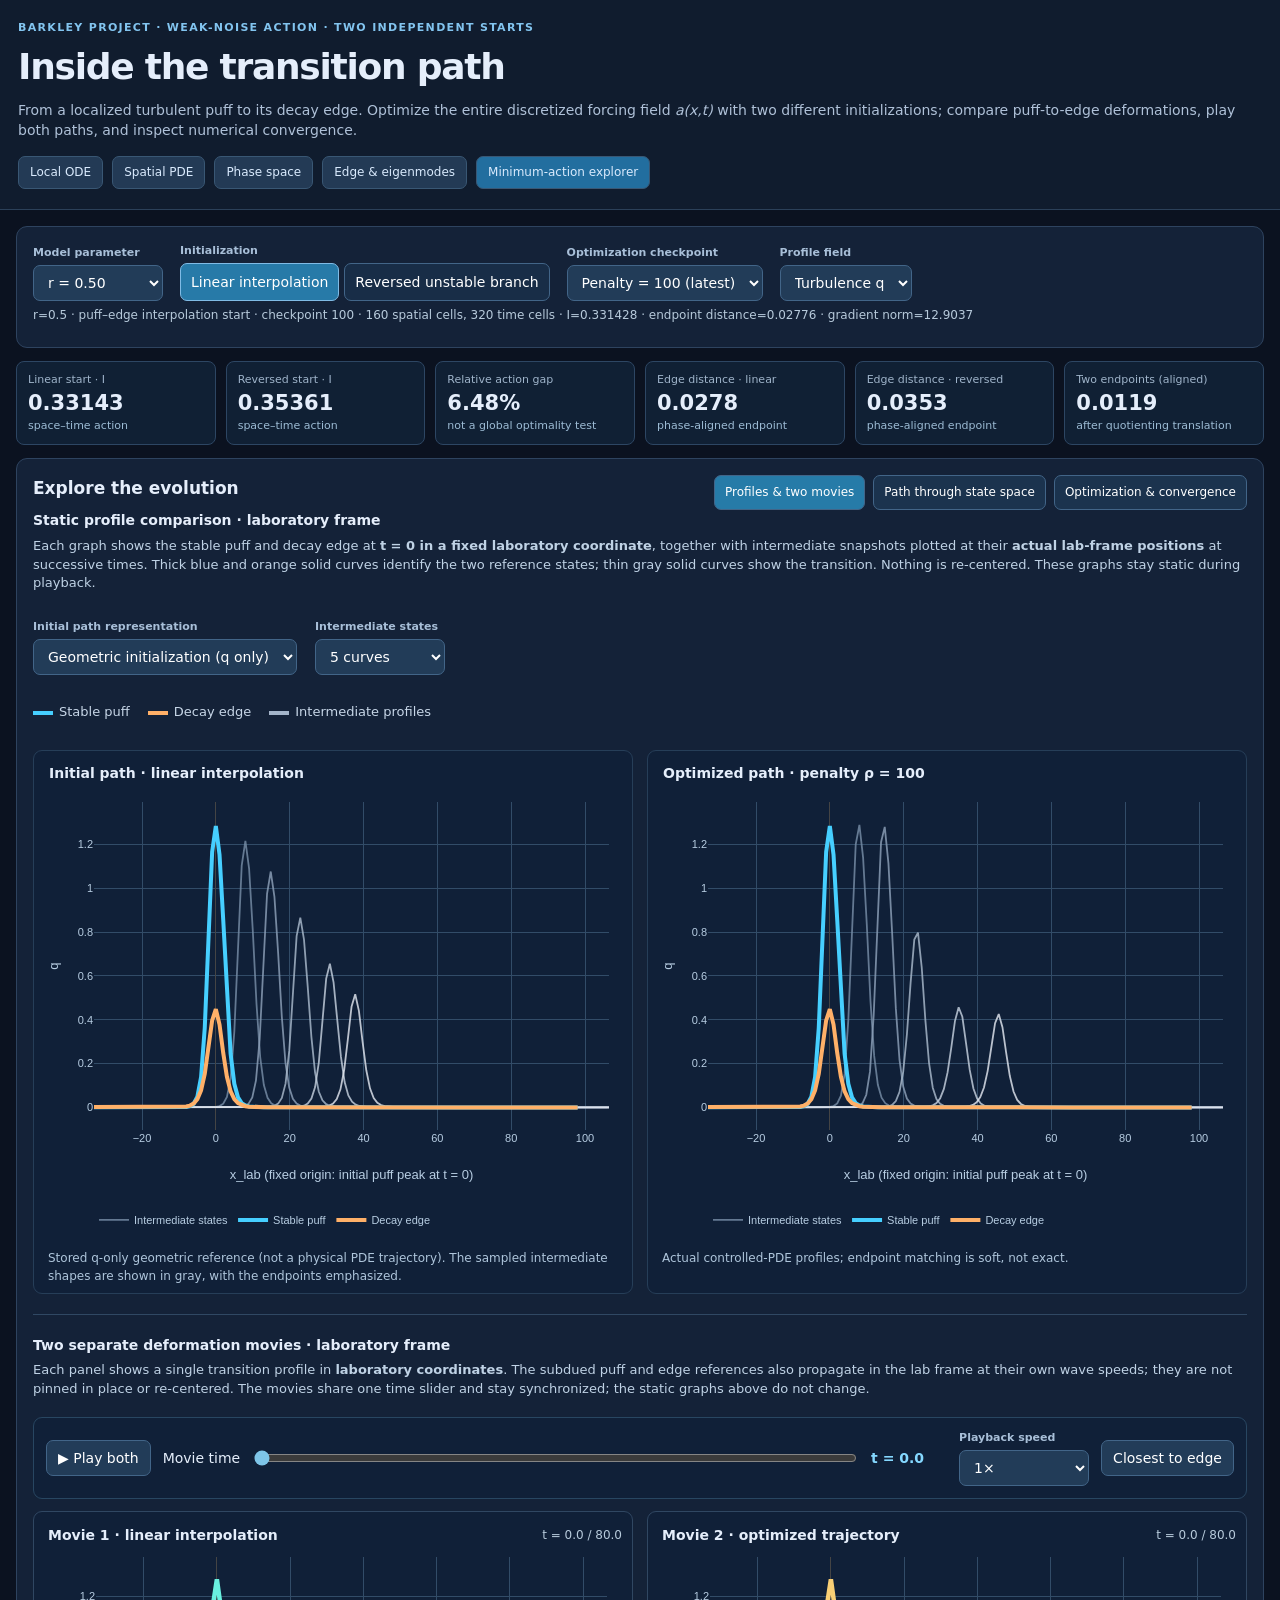
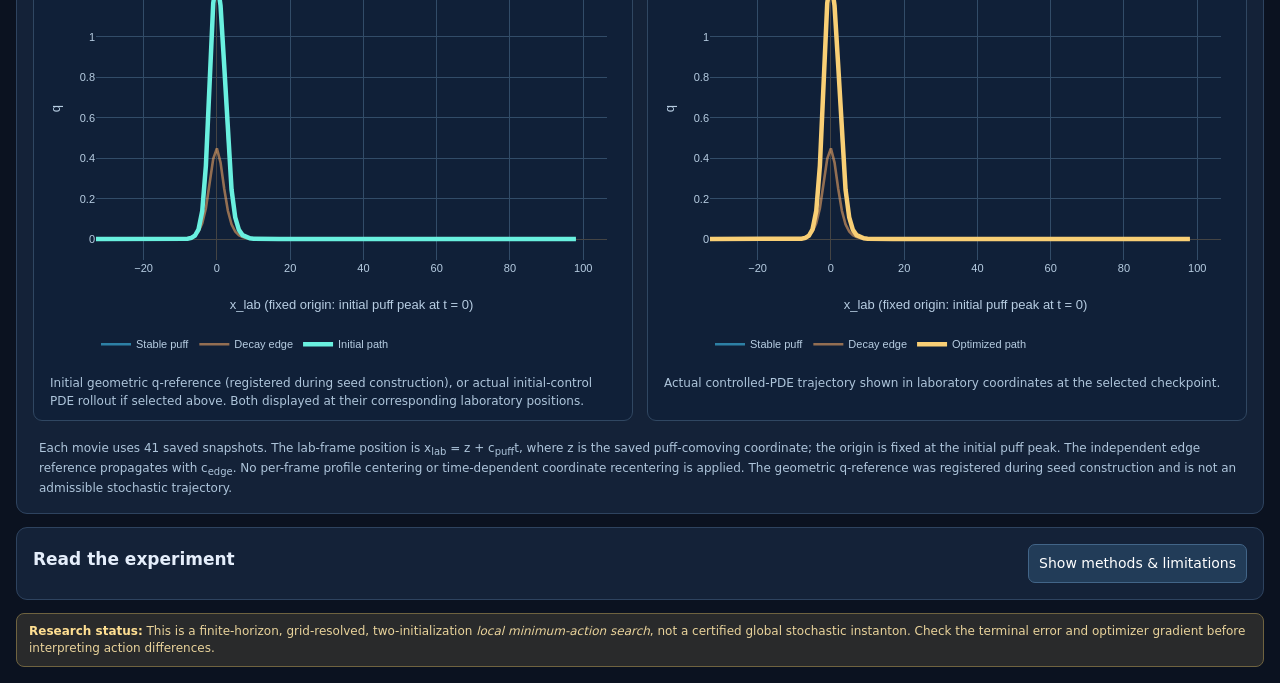
<file: web/barkley/instanton/index.html>
<!doctype html>
<html lang="en">
<head>
<meta charset="utf-8"><meta name="viewport" content="width=device-width,initial-scale=1">
<meta name="color-scheme" content="dark">
<title>Barkley · Full-field instanton exploration</title>
<script src="https://cdn.plot.ly/plotly-2.35.2.min.js"></script>
<style>
:root{font:14px/1.45 Inter,system-ui,-apple-system,"Segoe UI",sans-serif;color:#e5eefb;background:#0b1220;color-scheme:dark}
*{box-sizing:border-box}body{margin:0}header{padding:20px max(18px,calc((100vw - 1520px)/2));background:#101c2e;border-bottom:1px solid #2b4059}
.eyebrow{color:#82c4ef;font-size:11px;font-weight:800;letter-spacing:.12em;text-transform:uppercase}h1{font-size:clamp(24px,3.2vw,36px);margin:5px 0 7px;letter-spacing:-.035em}h2{font-size:17px;margin:0 0 9px}h3{font-size:14px;margin:0 0 6px}p{margin:6px 0;color:#afc1d8}nav{display:flex;flex-wrap:wrap;gap:9px;margin:15px 0 0}nav a{padding:7px 11px;background:#233a55;border:1px solid #395774;border-radius:7px;text-decoration:none;color:#d9eafd;font-size:12px}nav .selected{background:#226e9f}
main{max-width:1580px;margin:auto;padding:16px;display:grid;gap:13px}.panel{border:1px solid #2e435f;border-radius:11px;background:#142238;padding:16px;min-width:0}.summaryrow{display:grid;grid-template-columns:repeat(6,minmax(130px,1fr));gap:10px}.metric{border:1px solid #2d4663;border-radius:8px;padding:10px 11px;background:#102034}.metric .k{color:#9fb4ca;font-size:11px}.metric .v{font-variant-numeric:tabular-nums;font-size:21px;font-weight:740}.metric .sub{font-size:11px;color:#9cbbd4}
.controls{display:flex;flex-wrap:wrap;gap:10px 17px;align-items:end}.control{display:grid;gap:4px;min-width:130px}.control label,.kicker{color:#a8bfd8;font-size:11px;font-weight:650}.control select,.control button,button{padding:8px 10px;background:#223c58;color:white;border:1px solid #426588;border-radius:7px;font:inherit;cursor:pointer}.control select{max-width:280px}.segmented{display:flex;gap:5px}.segmented button{background:#182d47}.segmented button.active{background:#277aa8;border-color:#80bbe5}.segmented button:disabled{opacity:.45;cursor:default}.timeline{display:flex;gap:12px;align-items:center;flex-wrap:wrap}.timeline input[type=range]{flex:1;min-width:160px;accent-color:#7ec5e8}.timeline button{padding:7px 11px}output{font-variant-numeric:tabular-nums;color:#85d8ff;font-weight:700;min-width:76px}
.inspector{display:grid;grid-template-columns:minmax(0,1.8fr) minmax(300px,.95fr);gap:14px}.plot{width:100%;height:390px}.plot.big{height:490px}.plot.mini{height:300px}.sidebar{display:grid;gap:11px;align-content:start}.plotwrap{border:1px solid #263e58;background:#102038;border-radius:9px;padding:8px;min-width:0}.plotwrap h3{padding:4px 7px}.note{font-size:12px;color:#a7bdd4}.readout{display:grid;grid-template-columns:1fr 1fr;gap:8px}.readout>div{background:#101e31;border:1px solid #28435e;padding:9px;border-radius:7px}.readout span{display:block;color:#a5b9d1;font-size:11px}.readout strong{font-size:17px;font-variant-numeric:tabular-nums}
.tabs{display:flex;gap:8px;flex-wrap:wrap}.tabs button{font-size:12px;background:#1b334e}.tabs button.active{background:#267ba8}.hidden{display:none!important}
.panelhead{display:flex;align-items:center;gap:12px;flex-wrap:wrap;justify-content:space-between}.two{display:grid;grid-template-columns:1fr 1fr;gap:12px}.legendline{display:inline-block;width:17px;height:0;border-top:3px solid;vertical-align:middle;margin-right:5px}.warn{border:1px solid #6f6340;background:#292a2b;color:#e9d39b;border-radius:8px;padding:9px 12px;font-size:12px}.warn b{color:#ffdf92}.status{font-size:12px;color:#b7cadb}a{color:#88d1ff}
@media(max-width:1060px){.inspector{grid-template-columns:1fr}.summaryrow{grid-template-columns:repeat(3,minmax(125px,1fr))}}@media(max-width:640px){main{padding:8px}.panel{padding:10px}.summaryrow{grid-template-columns:repeat(2,minmax(0,1fr))}.two{grid-template-columns:1fr}.plot.big{height:370px}.plot{height:340px}.control{min-width:115px}header{padding:15px}.readout strong{font-size:14px}}

.profile-view{display:grid;gap:20px}.profile-explainer{font-size:13px;color:#bfd2e5}
.profile-pair,.movie-pair{display:grid;grid-template-columns:repeat(2,minmax(0,1fr));gap:14px}
.profile-controls{display:flex;gap:10px 18px;flex-wrap:wrap;align-items:end}
.profile-plot{width:100%;height:450px}.movie-plot{width:100%;height:420px}
.profile-annotation{font-size:12px;color:#aec5db;margin:7px 6px 0}
.profile-key{display:flex;flex-wrap:wrap;gap:18px;color:#c7d6e7;font-size:13px;margin:8px 0}
.profile-swatch{display:inline-block;width:20px;vertical-align:middle;margin-right:6px;border-top:4px solid}
.movie-section{display:grid;gap:12px;border-top:1px solid #304863;padding-top:20px}
.movie-section>.timeline{border:1px solid #284661;padding:12px;border-radius:9px;background:#102038}
.movie-card{min-width:0;border:1px solid #304762;background:#102038;padding:10px;border-radius:9px}
.movie-card h3{margin:3px 4px}.movie-card .profile-annotation{min-height:30px}
@media(max-width:1000px){.profile-pair,.movie-pair{grid-template-columns:1fr}.profile-plot{height:390px}}
@media(max-width:640px){.profile-plot,.movie-plot{height:355px}.profile-controls{gap:8px}.profile-key{gap:11px}}
</style>
</head>
<body>
<header><div class="eyebrow">Barkley project · weak-noise action · two independent starts</div>
<h1>Inside the transition path</h1>
<p>From a localized turbulent puff to its decay edge. Optimize the entire discretized forcing field <i>a(x,t)</i> with two different initializations; compare puff-to-edge deformations, play both paths, and inspect numerical convergence.</p>
<nav><a href="../">Local ODE</a><a href="../spatial/">Spatial PDE</a><a href="../phase-space/">Phase space</a><a href="../edge-scan/">Edge &amp; eigenmodes</a><a href="./" class="selected">Minimum-action explorer</a></nav>
</header>
<main>
<section class="panel"><div class="controls">
 <div class="control"><label for="rSelect">Model parameter</label><select id="rSelect"><option value="0.5">r = 0.50</option><option value="0.6">r = 0.60</option></select></div>
 <div class="control"><label>Initialization</label><div class="segmented"><button id="seedLinear" class="active">Linear interpolation</button><button id="seedReverse">Reversed unstable branch</button></div></div>
 <div class="control"><label for="stageSelect">Optimization checkpoint</label><select id="stageSelect"><option value="initial">Initial control</option><option value="10">Penalty = 10</option><option value="30">Penalty = 30</option><option value="100" selected>Penalty = 100 (latest)</option></select></div>
 <div class="control"><label for="fieldSelect">Profile field</label><select id="fieldSelect"><option value="q">Turbulence q</option><option value="u">Velocity u</option></select></div>
 </div><p class="status" id="status">Loading two finite-horizon optimal-control experiments…</p></section>
<div class="summaryrow" id="summary"></div>
<section class="panel"><div class="panelhead"><h2>Explore the evolution</h2><div class="tabs"><button id="tabFields" class="active">Profiles &amp; two movies</button><button id="tabPhase">Path through state space</button><button id="tabOptimize">Optimization &amp; convergence</button></div></div>
 <div id="viewFields" class="profile-view">
  <div>
   <h3>Static profile comparison · laboratory frame</h3>
   <p class="profile-explainer">Each graph shows the stable puff and decay edge at <b>t = 0 in a fixed laboratory coordinate</b>, together with intermediate snapshots plotted at their <b>actual lab-frame positions</b> at successive times. Thick blue and orange solid curves identify the two reference states; thin gray solid curves show the transition. Nothing is re-centered. These graphs stay static during playback.</p>
  </div>
  <div class="profile-controls">
   <div class="control"><label for="initialKind">Initial path representation</label><select id="initialKind"><option value="reference" selected>Geometric initialization (q only)</option><option value="rollout">Initial control · PDE rollout</option></select></div>
   <div class="control"><label for="curveCount">Intermediate states</label><select id="curveCount"><option value="3">3 curves</option><option value="5" selected>5 curves</option><option value="7">7 curves</option><option value="9">9 curves</option></select></div>
  </div>
  <div class="profile-key"><span><i class="profile-swatch" style="border-color:#46cfff"></i>Stable puff</span><span><i class="profile-swatch" style="border-color:#ffb068"></i>Decay edge</span><span><i class="profile-swatch" style="border-color:#a3b4c9"></i>Intermediate profiles</span></div>
  <div class="profile-pair">
   <div class="plotwrap"><h3 id="initialHeading">Initial path</h3><div class="profile-plot" id="initialPlot"></div><p class="profile-annotation" id="initialNote"></p></div>
   <div class="plotwrap"><h3 id="optimizedHeading">Optimized path</h3><div class="profile-plot" id="optimizedPlot"></div><p class="profile-annotation" id="optimizedNote"></p></div>
  </div>
  <div class="movie-section">
   <div><h3>Two separate deformation movies · laboratory frame</h3><p class="profile-explainer">Each panel shows a single transition profile in <b>laboratory coordinates</b>. The subdued puff and edge references also propagate in the lab frame at their own wave speeds; they are not pinned in place or re-centered. The movies share one time slider and stay synchronized; the static graphs above do not change.</p></div>
   <div class="timeline"><button id="play">▶ Play both</button><label for="timeSlider">Movie time</label><input id="timeSlider" type="range" min="0" max="40" value="0" step="1"><output id="clock">t = 0</output>
    <div class="control"><label for="speed">Playback speed</label><select id="speed"><option value="0.5">0.5×</option><option value="1" selected>1×</option><option value="2">2×</option></select></div><button id="jumpEdge">Closest to edge</button>
   </div>
   <div class="movie-pair">
    <div class="movie-card"><div class="panelhead"><h3 id="initialMovieHeading">Movie 1 · initial deformation</h3><span class="status" id="initialMovieTime">t = 0</span></div><div class="movie-plot" id="initialMovie"></div><p class="profile-annotation">Initial geometric q-reference (registered during seed construction), or actual initial-control PDE rollout if selected above. Both displayed at their corresponding laboratory positions.</p></div>
    <div class="movie-card"><div class="panelhead"><h3 id="optimizedMovieHeading">Movie 2 · optimized deformation</h3><span class="status" id="optimizedMovieTime">t = 0</span></div><div class="movie-plot" id="optimizedMovie"></div><p class="profile-annotation">Actual controlled-PDE trajectory shown in laboratory coordinates at the selected checkpoint.</p></div>
   </div>
   <p class="profile-annotation">Each movie uses 41 saved snapshots. The lab-frame position is x<sub>lab</sub> = z + c<sub>puff</sub>t, where z is the saved puff-comoving coordinate; the origin is fixed at the initial puff peak. The independent edge reference propagates with c<sub>edge</sub>. No per-frame profile centering or time-dependent coordinate recentering is applied. The geometric q-reference was registered during seed construction and is not an admissible stochastic trajectory.</p>
  </div>
 </div>
   <div id="viewPhase" class="inspector hidden"><div class="plotwrap"><h3>Two paths through the same state space</h3><div class="plot big" id="phasePlot"></div><p class="note">Total activity ∫q dx versus peak q. Points show equal saved times, not equal progress along the path.</p></div><div class="sidebar"><div class="plotwrap"><h3>Distance to the decay edge</h3><div class="plot mini" id="edgeDistancePlot"></div></div><div id="phaseNote" class="note"></div></div></div>
 <div id="viewOptimize" class="inspector hidden"><div class="plotwrap"><h3>Optimization history of each initialization</h3><div class="plot big" id="optimizationPlot"></div><p class="note">Solid lines are the recorded L-BFGS objective values within each stage. Vertical separators mark changes of endpoint penalty; different penalties imply different objectives.</p></div><div class="sidebar"><div class="plotwrap"><h3>Action and endpoint error at each checkpoint</h3><div class="plot mini" id="checkpointPlot"></div></div><div id="optNote" class="note"></div></div></div>
</section>
<section class="panel"><div class="panelhead"><h2>Read the experiment</h2><button id="toggleMethods">Show methods &amp; limitations</button></div><div id="methods" class="hidden"><p>Both experiments solve the <b>same discretized stochastic control problem</b> over the unconstrained grid of 320 time cells × 160 spatial cells:</p>
 <p style="font-family:Georgia,serif;font-size:15px;color:#e6eef7">qₜ = F<sub>q</sub>(q,u) + q a(x,t), &nbsp; uₜ = F<sub>u</sub>(q,u), &nbsp; I[a] = ½ ∫dt dx a².</p>
 <p>Minimize J[a] = I[a] + (ρ/2)‖(q<sub>T</sub>,u<sub>T</sub>) − translated edge‖², with the u-field weighted by 3 and the translation found using the first Fourier moment of q. Final-time matching is therefore <b>soft</b>. The action is not a Gaussian ansatz, and all control-grid values are independently optimizable.</p>
 <p>The two initial *reference histories* are a smooth linear interpolation of puff and edge profiles, and the time reversal of the deterministic edge→puff unstable branch. Neither is an admissible q/u stochastic history. We invert the q-equation along each reference q history while integrating u deterministically, then scale the inferred control by 0.05 to avoid numerical instability. The geometric q reference appears in the initial-path overlay and deformation movie. The initial-control PDE rollout is a separate option; only the rollout and optimized trajectories follow the coupled controlled PDE.</p>
 <p>Only <b>local numerical minimizers of a fixed-horizon, penalized objective</b> have been attempted. The terminal distance is nonzero; the last high-penalty iterates are not all strictly gradient-converged. Same-action or similar-path observations do <b>not</b> certify a unique global instanton or continuum convergence. Each curve is an actual PDE rollout from an optimized forcing field; no u-noise is introduced.</p>
 <p><a href="https://github.com/tsufli/pipe-flow-lab/blob/main/scripts/build_barkley_full_action.py" target="_blank" rel="noopener">Reproducible optimization code</a> · <a href="./data/summary.json" download>Download summary JSON</a> · <a id="caseData" href="./data/r_0.5.json" download>Download selected r JSON</a></p>
 </div></section>
<div class="warn"><b>Research status:</b> This is a finite-horizon, grid-resolved, two-initialization <em>local minimum-action search</em>, not a certified global stochastic instanton. Check the terminal error and optimizer gradient before interpreting action differences.</div>
</main>
<script src="./profiles.js"></script>
<script>
"use strict";
const $=id=>document.getElementById(id);
const PALETTE={linear:'#65c4e8',reverse:'#f2b86c',puff:'#a7aabd',edge:'#c084ec',axis:'#324c68',text:'#b7cde2'};
const COLORMAP='Viridis';
let records={},current=null,r='0.5',seed='linear',stage='100',field='q',tidx=0,view='fields',playing=null;
const SET=['linear','reverse'],STAGES=['initial','10','30','100'];
const fmt=(v,k=4)=>Number.isFinite(+v)?(+v).toFixed(k):'—';
const xOf=d=>Array.from({length:d.params.N},(_,i)=>(i-61)*d.params.dx);
const xData=d=>xOf(d);
const state=(id=seed)=>current.seeds[id].stages[stage];
const frames=(id=seed)=>state(id).frames;
const hasData=()=>Boolean(current);
const LAYOUT=(extra={})=>({paper_bgcolor:'#102038',plot_bgcolor:'#102038',font:{color:PALETTE.text,size:11},margin:{l:57,r:16,t:13,b:48},hovermode:'closest',legend:{orientation:'h',y:-0.23,font:{size:10}},xaxis:{gridcolor:PALETTE.axis},yaxis:{gridcolor:PALETTE.axis},...extra});
const draw=(id,traces,layout={})=>Plotly.react($(id),traces,LAYOUT(layout),{responsive:true,displaylogo:false,modeBarButtonsToRemove:['lasso2d','select2d']});
const curve=(x,y,name,color,dash='solid',mode='lines')=>({type:'scatter',mode,x,y,name,line:{color,width:2.4,dash}});
function stop(){if(playing!==null){clearInterval(playing);playing=null;}$('play').textContent='▶ Play both';}
function selectR(newR){stop();r=newR;current=records[r];if(!current)return;tidx=0;$('timeSlider').max=String(frames().length-1);$('timeSlider').value='0';$('caseData').href='./data/r_'+r+'.json';drawAll();}
function changeSeed(newSeed){seed=newSeed;$('seedLinear').classList.toggle('active',seed==='linear');$('seedReverse').classList.toggle('active',seed==='reverse');drawAll();}
function fieldArray(frame,f){return f==='density'?frame.a.map(v=>.5*v*v):frame[f];}
function viewName(f){return {q:'q(x,t) · turbulent activity',u:'u(x,t) · velocity',a:'a(x,t) · noise control',density:'a(x,t)²/2 · local action density',difference:'q_linear − q_reverse'}[f]||f;}
function updateMetrics(){const A=state('linear'),B=state('reverse'),C=current.comparison,here=state();$('summary').innerHTML=[
 ['Linear start · I',fmt(A.action,5),'space–time action'],['Reversed start · I',fmt(B.action,5),'space–time action'],
 ['Relative action gap',fmt(200*Math.abs(A.action-B.action)/(A.action+B.action),2)+'%','not a global optimality test'],
 ['Edge distance · linear',fmt(A.endpointDistance,4),'phase-aligned endpoint'],['Edge distance · reversed',fmt(B.endpointDistance,4),'phase-aligned endpoint'],
 ['Two endpoints (aligned)',fmt(C.alignedTerminalPathDistance,4),'after quotienting translation']
].map(([k,v,sub])=>'<div class="metric"><div class="k">'+k+'</div><div class="v">'+v+'</div><div class="sub">'+sub+'</div></div>').join('');
$('status').textContent='r='+r+' · '+(seed==='linear'?'puff–edge interpolation':'reversed deterministic unstable branch')+' start · checkpoint '+stage+' · 160 spatial cells, 320 time cells · I='+fmt(here.action,6)+' · endpoint distance='+fmt(here.endpointDistance,5)+' · gradient norm='+fmt(here.gradNorm,4);
}
function setField(){field=$('fieldSelect').value;
 const geo=$('initialKind').querySelector('option[value="reference"]');
 geo.disabled=field!=='q';
 if(field!=='q'&&$('initialKind').value==='reference')$('initialKind').value='rollout';
 drawAll();
}
function selectTime(i){if(!hasData())return;tidx=Math.max(0,Math.min(frames().length-1,Math.round(i)));$('timeSlider').value=String(tidx);$('clock').textContent='t = '+fmt(frames()[tidx].t,1);if(view==='fields')updateMovingProfiles();else drawActiveView();}
function drawFields(){drawProfiles();}
function drawPhase(){const d=current,colors=PALETTE,traces=[];
 for(const id of SET){const fr=frames(id);traces.push(curve(fr.map(f=>f.mass),fr.map(f=>f.peak),id==='linear'?'Linear start':'Reverse start',colors[id]));
  traces.push({type:'scatter',mode:'markers',x:[fr[tidx].mass],y:[fr[tidx].peak],name:id+' at t',showlegend:false,marker:{size:12,color:colors[id],symbol:'diamond'}});}
 traces.push({type:'scatter',mode:'markers',x:[d.puff.q.reduce((a,v)=>a+v,0)*d.params.dx,d.edge.q.reduce((a,v)=>a+v,0)*d.params.dx],y:[Math.max(...d.puff.q),Math.max(...d.edge.q)],marker:{size:12,symbol:['square','star'],color:[colors.puff,colors.edge]},name:'Puff / edge'});
 draw('phasePlot',traces,{xaxis:{title:'Activity ∫q dx',gridcolor:PALETTE.axis},yaxis:{title:'Maximum q',gridcolor:PALETTE.axis}});
 const ed=SET.map(id=>curve(frames(id).map(z=>z.t),frames(id).map(z=>z.dEdge),id==='linear'?'Linear':'Reverse',colors[id]));
 draw('edgeDistancePlot',ed,{xaxis:{title:'t',gridcolor:PALETTE.axis},yaxis:{title:'Distance to translated edge',gridcolor:PALETTE.axis},margin:{l:55,r:12,t:8,b:46}});
 $('phaseNote').textContent='The endpoint distance is phase-aligned using the first Fourier moment. It is not the same as the unshifted profile distance; the PDE fields themselves are never recentered. For r='+r+', the saved r-comparison reports a time-matched path distance of '+fmt(d.comparison.rmsTimeMatchedPathDistance,4)+' before extra alignment.';
}
function drawOptimization(){const colors=PALETTE,traces=[];
 for(const id of SET){let offset=0;for(const stageName of ['10','30','100']){
  const obj=current.seeds[id].stages[stageName],hist=obj.history;
  // Histories were sampled every 10 L-BFGS callback iterations; no continuous optimization movie claimed.
  const xs=hist.map((_,j)=>offset+j*10);
  traces.push({type:'scatter',mode:'lines+markers',x:xs,y:hist.map(z=>z[0]),name:(id==='linear'?'Linear':'Reverse')+' ρ='+stageName,line:{width:2.1,color:colors[id],dash:stageName==='100'?'solid':'dot'},marker:{size:3}});
  offset+=obj.nIterations;
 }}
 draw('optimizationPlot',traces,{xaxis:{title:'Cumulative reported optimizer iteration (stage boundaries are separate)',gridcolor:PALETTE.axis},yaxis:{title:'Stage objective I + ρ E',type:'log',gridcolor:PALETTE.axis},legend:{orientation:'h',y:-.25,font:{size:9}}});
 const arr=[];for(const id of SET){const ss=STAGES.map(s=>current.seeds[id].stages[s]);arr.push({type:'scatter',mode:'lines+markers',x:STAGES,y:ss.map(z=>z.action),name:(id==='linear'?'Linear':'Reverse')+' I',line:{color:colors[id],width:2.5}});arr.push({type:'scatter',mode:'lines+markers',x:STAGES,y:ss.map(z=>z.endpointDistance),name:(id==='linear'?'Linear':'Reverse')+' endpoint distance',line:{color:colors[id],dash:'dash',width:2}});}
 draw('checkpointPlot',arr,{xaxis:{title:'Penalty stage',gridcolor:PALETTE.axis},yaxis:{title:'Action I / endpoint distance (different units)',gridcolor:PALETTE.axis},legend:{orientation:'h',y:-.26,font:{size:9}},margin:{l:55,r:12,t:8,b:48}});
 const L=current.seeds.linear.stages[stage],R=current.seeds.reverse.stages[stage];
 $('optNote').innerHTML='<p><b>At this checkpoint:</b> I<sub>linear</sub> = '+fmt(L.action,6)+'; I<sub>reverse</sub> = '+fmt(R.action,6)+'. Endpoint distances '+fmt(L.endpointDistance,4)+' / '+fmt(R.endpointDistance,4)+'.</p><p>Gradient norms are '+fmt(L.gradNorm,3)+' / '+fmt(R.gradNorm,3)+'. In general, the last stage is <b>not gradient-converged</b>. The two starts are being compared at the same penalty, discretization, and horizon, not against a certified exact optimum.</p><p>At the final stage the two terminal states differ by '+fmt(current.comparison.alignedTerminalPathDistance,4)+' after one relative translation; their time-matched path RMS distance after translation alignment is '+fmt(current.comparison.alignedTimeMatchedRmsPathDistance,4)+'. Similar endpoints do not imply identical trajectories.</p>';
}
function drawActiveView(){if(!hasData())return;$('clock').textContent='t = '+fmt(frames()[tidx].t,1);
 if(view==='fields')drawFields();else if(view==='phase')drawPhase();else drawOptimization();}
function drawAll(){if(!hasData())return;updateMetrics();drawActiveView();}
function chooseView(v){view=v;for(const opt of ['fields','phase','optimize']){$('view'+opt[0].toUpperCase()+opt.slice(1)).classList.toggle('hidden',opt!==v);$('tab'+opt[0].toUpperCase()+opt.slice(1)).classList.toggle('active',opt===v);}drawActiveView();}
$('seedLinear').onclick=()=>changeSeed('linear');$('seedReverse').onclick=()=>changeSeed('reverse');
$('stageSelect').onchange=e=>{stop();stage=e.target.value;drawAll()};
$('fieldSelect').onchange=setField;$('initialKind').onchange=drawAll;$('curveCount').onchange=drawAll;
$('rSelect').onchange=e=>selectR(e.target.value);
$('timeSlider').oninput=e=>{stop();selectTime(+e.target.value)};
function startPlayback(){if(!hasData())return;$('play').textContent='■ Pause both';playing=setInterval(()=>{tidx=(tidx+1)%frames().length;selectTime(tidx)},Math.round(280/Number($('speed').value)));}
$('play').onclick=()=>{if(playing!==null){stop();return;}startPlayback();};
$('speed').onchange=()=>{if(playing!==null){stop();startPlayback();}};
$('jumpEdge').onclick=()=>{stop();const fs=frames(),idx=fs.reduce((i,z,k)=>z.dEdge<fs[i].dEdge?k:i,0);selectTime(idx)};
$('tabFields').onclick=()=>chooseView('fields');$('tabPhase').onclick=()=>chooseView('phase');$('tabOptimize').onclick=()=>chooseView('optimize');
$('toggleMethods').onclick=()=>{$('methods').classList.toggle('hidden');$('toggleMethods').textContent=$('methods').classList.contains('hidden')?'Show methods & limitations':'Hide methods & limitations'};
(async()=>{try{const entries=await Promise.all(['0.5','0.6'].map(async r=>{const req=await fetch('./data/r_'+r+'.json');if(!req.ok)throw Error('HTTP '+req.status+' for r='+r);return [r,await req.json()]}));records=Object.fromEntries(entries);selectR('0.5');}catch(e){$('status').textContent='Unable to load numerical data: '+e.message;console.error(e)}})();
</script>
</body></html>
</file>
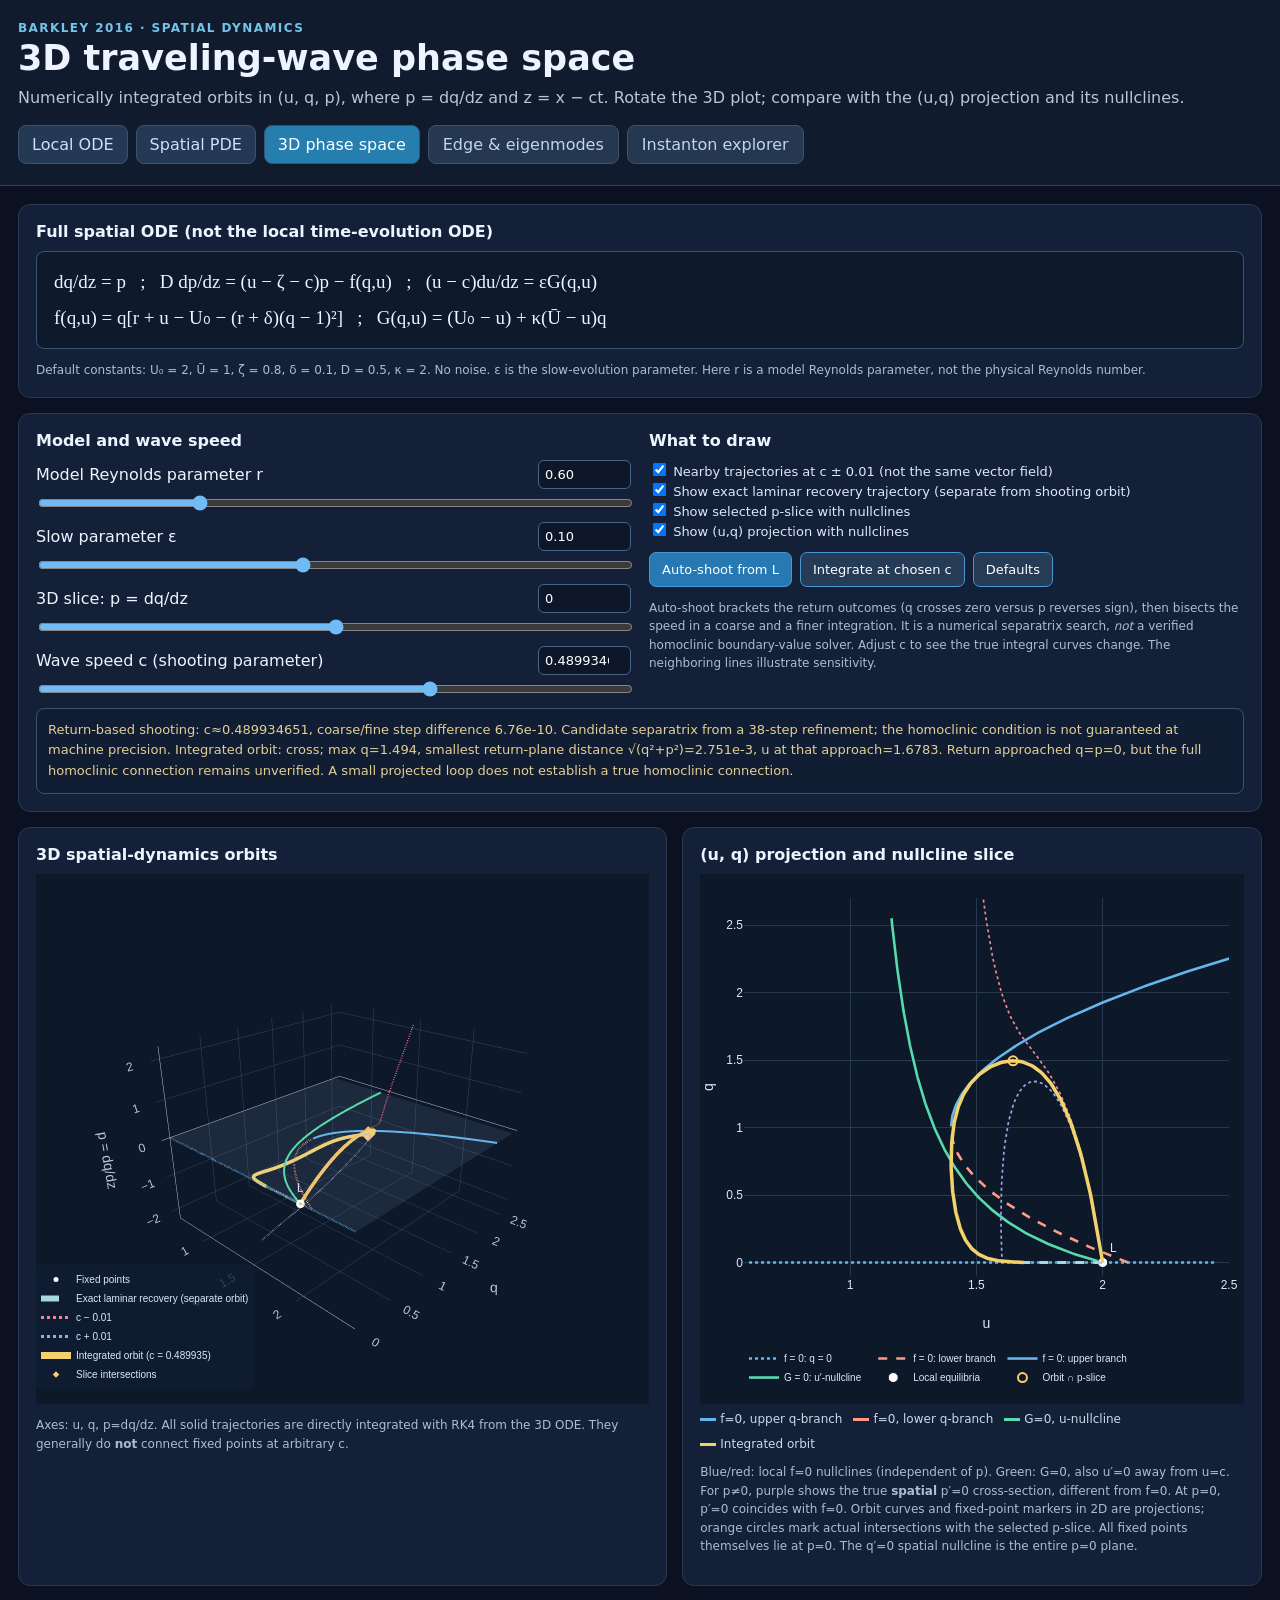
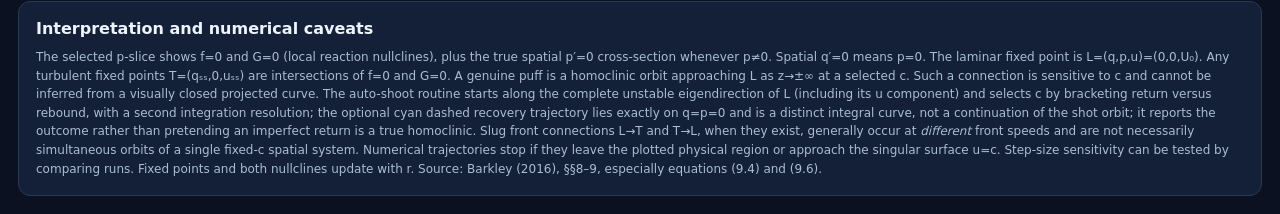
<file: web/barkley/phase-space/index.html>
<!doctype html>
<html lang="en"><head><meta charset="utf-8"><meta name="viewport" content="width=device-width,initial-scale=1">
<title>Barkley · 3D traveling-wave phase space</title>
<script src="https://cdn.plot.ly/plotly-2.35.2.min.js"></script>
<style>
:root{font-family:system-ui,-apple-system,Segoe UI,sans-serif;background:#0b1120;color:#edf4ff}*{box-sizing:border-box}body{margin:0}
header{background:#111b2e;border-bottom:1px solid #30405c;padding:21px max(18px,calc((100vw - 1500px)/2))}
h1{margin:3px 0 8px;font-size:clamp(24px,3vw,35px)}h2{font-size:16px;margin:0 0 10px}p{color:#b9c6d7;line-height:1.55}
small,.small{font-size:12px;color:#a9bdd4}nav{display:flex;flex-wrap:wrap;gap:8px;margin-top:14px}nav a{padding:9px 13px;background:#243953;border:1px solid #3a5270;border-radius:8px;text-decoration:none;color:#cde0f8}nav a.active{background:#267eaf;color:white}
main{max-width:1550px;margin:0 auto;padding:18px;display:grid;gap:15px}.panel{min-width:0;padding:17px;background:#142037;border:1px solid #2a3953;border-radius:12px}
.eq{font-family:Georgia,serif;font-size:clamp(14px,1.55vw,19px);line-height:1.9;background:#0e192b;padding:12px 17px;border:1px solid #3b5475;border-radius:8px}
.top{display:grid;grid-template-columns:1fr 1fr;gap:15px}.plots{display:grid;grid-template-columns:minmax(0,1.12fr) minmax(0,1fr);gap:15px}
.graph{height:530px;width:100%;background:#0d1829;border-radius:8px}.ctlgrid{display:grid;grid-template-columns:1fr 1fr;gap:18px}.ctl{display:grid;grid-template-columns:minmax(135px,1fr) 93px;gap:4px 10px;align-items:center;margin:9px 0}
.ctl input[type=range]{grid-column:1/-1;width:100%;accent-color:#70baf5}.ctl input[type=number]{background:#0d1729;border:1px solid #4b6483;color:white;border-radius:6px;padding:6px;width:100%;font:inherit;font-size:13px}
button{color:white;background:#2779b4;border:1px solid #4698d4;font:inherit;font-size:13px;border-radius:7px;padding:9px 12px;cursor:pointer}.secondary{background:#263b55}
.buttons{display:flex;gap:8px;flex-wrap:wrap;align-items:center;margin-top:12px}.label{font-size:13px;color:#dce8f7}.status{font-size:13px;line-height:1.6;color:#e2cf95;background:#111d32;border:1px solid #3b5371;padding:11px;border-radius:8px;min-height:42px}
.legend{display:flex;flex-wrap:wrap;gap:11px;font-size:12px;color:#cbd8e7;margin-top:8px}.dot{display:inline-block;width:16px;height:3px;vertical-align:middle;margin-right:4px}
@media(max-width:1050px){.plots,.top{grid-template-columns:1fr}.graph{height:480px}}@media(max-width:600px){main{padding:9px}.panel{padding:11px}.ctlgrid{grid-template-columns:1fr}.graph{height:370px}}
</style></head><body>
<header><div class="small" style="color:#73c4e9;letter-spacing:.12em;font-weight:700">BARKLEY 2016 · SPATIAL DYNAMICS</div>
<h1>3D traveling-wave phase space</h1>
<p style="margin:0">Numerically integrated orbits in (u, q, p), where p = dq/dz and z = x − ct. Rotate the 3D plot; compare with the (u,q) projection and its nullclines.</p>
<nav><a href="../">Local ODE</a><a href="../spatial/">Spatial PDE</a><a class="active" href="./">3D phase space</a><a href="../edge-scan/" style="color:#bcd8ee;background:#263750;border:1px solid #3c526f;border-radius:8px;padding:9px 14px;text-decoration:none">Edge &amp; eigenmodes</a><a href="../instanton/" style="color:#bcd8ee;background:#263750;border:1px solid #3c526f;border-radius:8px;padding:9px 14px;text-decoration:none">Instanton explorer</a></nav></header>
<main>
<section class="panel"><h2>Full spatial ODE (not the local time-evolution ODE)</h2>
<div class="eq">dq/dz = p &nbsp; ; &nbsp; D dp/dz = (u − ζ − c)p − f(q,u) &nbsp; ; &nbsp; (u − c)du/dz = εG(q,u)<br>
f(q,u) = q[r + u − U₀ − (r + δ)(q − 1)²] &nbsp; ; &nbsp; G(q,u) = (U₀ − u) + κ(Ū − u)q</div>
<p class="small" style="margin-bottom:0">Default constants: U₀ = 2, Ū = 1, ζ = 0.8, δ = 0.1, D = 0.5, κ = 2. No noise. ε is the slow-evolution parameter. Here r is a model Reynolds parameter, not the physical Reynolds number.</p></section>
<section class="panel"><div class="ctlgrid">
<div><h2>Model and wave speed</h2>
<div class="ctl"><label for="r">Model Reynolds parameter r</label><input id="rnumber" type="number" min="0.05" max="2.5" step="0.01" value="0.60"><input id="r" type="range" min="0.05" max="2.5" step="0.01" value="0.70"></div>
<div class="ctl"><label for="eps">Slow parameter ε</label><input id="epsnumber" type="number" min="0.02" max="0.2" step="0.01" value="0.10"><input id="eps" type="range" min="0.02" max="0.2" step="0.01" value="0.10"></div>
<div class="ctl"><label for="pSlice">3D slice: p = dq/dz</label><input id="pSlicenumber" type="number" min="-1.5" max="1.5" step="0.05" value="0"><input id="pSlice" type="range" min="-1.5" max="1.5" step="0.05" value="0"></div>
<div class="ctl"><label for="c">Wave speed c (shooting parameter)</label><input id="cnumber" type="number" min="-1.5" max="1.5" step="0.000001" value="0.4"><input id="c" type="range" min="-1.5" max="1.5" step="0.0005" value="0.4"></div>
</div><div><h2>What to draw</h2>
<label class="label"><input id="nearby" type="checkbox" checked> Nearby trajectories at c ± 0.01 (not the same vector field)</label><br>
<label class="label"><input id="recovery" type="checkbox" checked> Show exact laminar recovery trajectory (separate from shooting orbit)</label><br>
<label class="label"><input id="plane" type="checkbox" checked> Show selected p-slice with nullclines</label><br>
<label class="label"><input id="show2d" type="checkbox" checked> Show (u,q) projection with nullclines</label>
<div class="buttons"><button id="shoot">Auto-shoot from L</button><button id="integrate" class="secondary">Integrate at chosen c</button><button id="reset" class="secondary">Defaults</button></div>
<p class="small">Auto-shoot brackets the return outcomes (q crosses zero versus p reverses sign), then bisects the speed in a coarse and a finer integration. It is a numerical separatrix search, <em>not</em> a verified homoclinic boundary-value solver. Adjust c to see the true integral curves change. The neighboring lines illustrate sensitivity.</p></div></div>
<div id="status" class="status" aria-live="polite">Calculating…</div>
</section>
<section class="plots">
<div class="panel"><h2>3D spatial-dynamics orbits</h2><div id="phase3d" class="graph" role="img" aria-label="Interactive 3D trajectories of the traveling-wave ODE"></div><p class="small">Axes: u, q, p=dq/dz. All solid trajectories are directly integrated with RK4 from the 3D ODE. They generally do <strong>not</strong> connect fixed points at arbitrary c.</p></div>
<div class="panel" id="projectionpanel"><h2>(u, q) projection and nullcline slice</h2><div id="projection" class="graph" role="img" aria-label="2D projection with q and u nullclines"></div>
<div class="legend"><span><i class="dot" style="background:#65b6ee"></i>f=0, upper q-branch</span><span><i class="dot" style="background:#fc9b86"></i>f=0, lower q-branch</span><span><i class="dot" style="background:#58dbac"></i>G=0, u-nullcline</span><span><i class="dot" style="background:#f3d26d"></i>Integrated orbit</span></div>
<p class="small">Blue/red: local f=0 nullclines (independent of p). Green: G=0, also u′=0 away from u=c. For p≠0, purple shows the true <b>spatial</b> p′=0 cross-section, different from f=0. At p=0, p′=0 coincides with f=0. Orbit curves and fixed-point markers in 2D are projections; orange circles mark actual intersections with the selected p-slice. All fixed points themselves lie at p=0. The q′=0 spatial nullcline is the entire p=0 plane.</p></div>
</section>
<section class="panel"><h2>Interpretation and numerical caveats</h2><p class="small" style="margin:0">
The selected p-slice shows f=0 and G=0 (local reaction nullclines), plus the true spatial p′=0 cross-section whenever p≠0. Spatial q′=0 means p=0. The laminar fixed point is L=(q,p,u)=(0,0,U₀). Any turbulent fixed points T=(qₛₛ,0,uₛₛ) are intersections of f=0 and G=0. A genuine puff is a homoclinic orbit approaching L as z→±∞ at a selected c. Such a connection is sensitive to c and cannot be inferred from a visually closed projected curve. The auto-shoot routine starts along the complete unstable eigendirection of L (including its u component) and selects c by bracketing return versus rebound, with a second integration resolution; the optional cyan dashed recovery trajectory lies exactly on q=p=0 and is a distinct integral curve, not a continuation of the shot orbit; it reports the outcome rather than pretending an imperfect return is a true homoclinic. Slug front connections L→T and T→L, when they exist, generally occur at <em>different</em> front speeds and are not necessarily simultaneous orbits of a single fixed-c spatial system. Numerical trajectories stop if they leave the plotted physical region or approach the singular surface u=c. Step-size sensitivity can be tested by comparing runs. Fixed points and both nullclines update with r. Source: Barkley (2016), §§8–9, especially equations (9.4) and (9.6).
</p></section>
</main>
<script>
"use strict";
const P={U0:2,Ub:1,zeta:.8,delta:.1,D:.5,kappa:2,r:.6,eps:.1,c:.4,pSlice:0}, $=id=>document.getElementById(id);
let timer=null,solved=[],mainSolution=null,extraSolutions=[],lastMessage="";
const fmt=(x,n=5)=>Number.isFinite(x)?x.toFixed(n):"—";
function f(q,u){return q*(P.r+u-P.U0-(P.r+P.delta)*(q-1)*(q-1));}
function G(q,u){return (P.U0-u)+P.kappa*(P.Ub-u)*q;}
function rhs(y,c){
 const q=y[0],p=y[1],u=y[2]; return [p,((u-P.zeta-c)*p-f(q,u))/P.D,P.eps*G(q,u)/(u-c)];
}
function rk4(y,h,c){
 const a=rhs(y,c);
 const b=rhs([y[0]+.5*h*a[0],y[1]+.5*h*a[1],y[2]+.5*h*a[2]],c);
 const d=rhs([y[0]+.5*h*b[0],y[1]+.5*h*b[1],y[2]+.5*h*b[2]],c);
 const e=rhs([y[0]+h*d[0],y[1]+h*d[1],y[2]+h*d[2]],c);
 return y.map((x,j)=>x+h*(a[j]+2*b[j]+2*d[j]+e[j])/6);
}
function unstableLambda(c){
 const b=P.U0-P.zeta-c;
 return (b+Math.sqrt(b*b+4*P.D*P.delta))/(2*P.D);
}
function unstableSeed(c){
 // The genuine unstable eigenvector has a nonzero u component.
 // The old seed (q, p, u)=(a,lambda*a,U0) was NOT an eigenvector of the 3D Jacobian.
 const a=1e-8,lambda=unstableLambda(c);
 const beta=P.eps*P.kappa*(P.Ub-P.U0)/((P.U0-c)*lambda+P.eps);
 return [a,lambda*a,P.U0+beta*a];
}
function orbit(c,keep=true,h=.012){
 // Follow the unstable manifold of the laminar equilibrium.
 // Return type is determined by the FIRST event on the way back:
 // q reaches zero ("cross") or p becomes nonnegative ("rebound").
 // This is more precise than testing arbitrary high/low amplitude cutoffs.
 const steps=Math.ceil(180/h),sampleEvery=Math.max(1,Math.round(.06/h));
 let y=unstableSeed(c),points=[],maxq=0,minDist=Infinity,minTailQ=Infinity,turnState=null;
 let pastMaximum=false,why="horizon",z=0;
 for(let i=0;i<=steps;i++){
  const [q,p,u]=y;
  if(keep && (i%sampleEvery===0||i===steps))points.push({z,q,p,u});
  if(!Number.isFinite(q+p+u)||q>3.5||Math.abs(p)>12||u>P.U0+.6||u<.45){why="diverged";break;}
  if(u-c<.03){why="singular";break;}
  maxq=Math.max(maxq,q);
  if(maxq>.45 && p<0)pastMaximum=true;
  if(pastMaximum){
    if(q>=0 && q<.2){
      const d=Math.hypot(q,p);
      if(d<minDist){minDist=d;minTailQ=q;turnState={z,q,p,u};}
    }
    if(q<=0){why="cross";break;}
    if(p>=0){why="rebound";break;}
  }
  y=rk4(y,h,c);z=(i+1)*h;
 }
 return {c,points,why,maxq,dist:minDist,minTailQ,turnState,y,z};
}
function classify(c,h){
 const o=orbit(c,false,h);
 if(o.why==="cross")return -1;
 if(o.why==="rebound"||o.why==="diverged")return +1;
 return 0;
}
function refineBracket(lo,hi,h){
 let sl=classify(lo,h),sh=classify(hi,h);
 if(sl*sh!==-1)return null;
 let i=0;
 for(;i<56;i++){
   const mid=(lo+hi)/2;
   if(mid===lo||mid===hi)break;
   const s=classify(mid,h);
   if(s===0)break;
   if(s===sl){lo=mid;sl=s;}else{hi=mid;sh=s;}
   if(hi-lo<3e-14)break;
 }
 return {c:(lo+hi)/2,lo,hi,iterations:i};
}
function selectSpeed(){
 const guess=P.U0-P.zeta+Math.sqrt(P.D/2)*(Math.sqrt(P.r+P.delta)-3*Math.sqrt(P.r));
 const step=.015,range=.42,coarse=.02,brackets=[];
 let prev=null;
 for(let j=-Math.ceil(range/step);j<=Math.ceil(range/step);j++){
   const c=guess+j*step;
   if(c< -1.5||c>1.5||c>P.U0-.16)continue;
   const sign=classify(c,coarse);
   if(prev&&sign!==0&&prev.sign!==0&&sign!==prev.sign)brackets.push({a:prev.c,b:c,mid:(prev.c+c)/2});
   if(sign!==0)prev={c,sign};else prev=null;
 }
 if(!brackets.length)return {ok:false,guess,message:"No clear rebound/crossing bracket found. This may indicate no puff orbit, a singularity, or insufficient range."};
 brackets.sort((a,b)=>Math.abs(a.mid-guess)-Math.abs(b.mid-guess));
 const bracket=brackets[0],rough=refineBracket(bracket.a,bracket.b,coarse);
 if(!rough)return {ok:false,guess,message:"The coarse shooting bracket was inconsistent."};
 const fine=refineBracket(bracket.a,bracket.b,.008);
 if(!fine)return {ok:false,guess,message:"The fine shooting bracket was inconsistent."};
 return {ok:true,c:fine.c,uncertainty:Math.abs(fine.c-rough.c),rough:rough.c,iterations:fine.iterations,bracket:[bracket.a,bracket.b]};
}
function nullclineData(){
 const low=[],upper=[],uN=[],lam=[];
 for(let i=0;i<=220;i++){
   const q=2.55*i/220;
   const u=P.U0-P.r+(P.r+P.delta)*(q-1)*(q-1);
   if(q<=1)low.push({u,q});else upper.push({u,q});
   uN.push({u:(P.U0+P.kappa*P.Ub*q)/(1+P.kappa*q),q});
 }
 for(let i=0;i<=110;i++)lam.push({u:.6+1.85*i/110,q:0});
 return {low,upper,uN,lam};
}
function fixedPoints(){
 const out=[{q:0,p:0,u:P.U0,type:"L (laminar)"}];
 const h=q=>{const u=(P.U0+P.kappa*P.Ub*q)/(1+P.kappa*q);return P.r+u-P.U0-(P.r+P.delta)*(q-1)*(q-1);};
 let qold=0,fold=h(0);
 for(let i=1;i<=1400;i++){
  const q=i*2.7/1400,v=h(q);
  if(v*fold<0){
   let a=qold,b=q;for(let k=0;k<48;k++){const m=(a+b)/2;if(h(a)*h(m)<=0)b=m;else a=m;}
   const qr=(a+b)/2;out.push({q:qr,p:0,u:(P.U0+P.kappa*P.Ub*qr)/(1+P.kappa*qr),type:qr<1?"lower local equilibrium":"T (turbulent)"});
  }qold=q;fold=v;
 }
 return out;
}
function clearAndDraw(){
 if(typeof Plotly==="undefined"){$("status").textContent="Plotly failed to load. This visualization needs access to cdn.plot.ly; check your connection.";return;}
 const nc=nullclineData(),fixed=fixedPoints();
 const t2=[],t3=[],DARK="#0d1829";
 const addNC=(arr,color,name,dash)=>{
  const xx=arr.map(v=>v.u),yy=arr.map(v=>v.q);
  t2.push({x:xx,y:yy,type:"scatter",mode:"lines",name,hovertemplate:"u=%{x:.3f}<br>q=%{y:.3f}<extra>"+name+"</extra>",line:{color,width:2.6,dash:dash||"solid"}});
  if($("plane").checked)t3.push({x:xx,y:yy,z:xx.map(()=>P.pSlice),type:"scatter3d",mode:"lines",name,showlegend:false,hoverinfo:"skip",line:{color,width:4,dash:dash||"solid"}});
 };
 addNC(nc.lam,"#65b6ee","f = 0: q = 0","dot");
 addNC(nc.low,"#fc9b86","f = 0: lower branch","dash");
 addNC(nc.upper,"#65b6ee","f = 0: upper branch");
 addNC(nc.uN,"#58dbac","G = 0: u′-nullcline");
 if(Math.abs(P.pSlice)>1e-7){
   const pp=P.pSlice,spatial=[];
   for(let j=1;j<=350;j++){
     const q=2.65*j/350;
     const denom=q-pp;
     if(Math.abs(denom)<.012){spatial.push({u:NaN,q:NaN});continue;}
     const u=(q*(P.U0-P.r+(P.r+P.delta)*(q-1)*(q-1))-pp*(P.zeta+P.c))/denom;
     spatial.push(u>.4&&u<2.7?{u,q}:{u:NaN,q:NaN});
   }
   addNC(spatial,"#bf93ed","spatial p′ = 0 at p = "+fmt(pp,2));
 }
 if($("plane").checked)t3.unshift({type:"surface",x:[[.6,2.5],[.6,2.5]],y:[[0,0],[2.55,2.55]],z:[[P.pSlice,P.pSlice],[P.pSlice,P.pSlice]],opacity:.1,showscale:false,hoverinfo:"skip",colorscale:[[0,"#9cb9df"],[1,"#9cb9df"]],name:"p = "+fmt(P.pSlice,2)+" slice"});
 const starts=fixed.filter(v=>v.type.startsWith("T")||v.type.startsWith("L")||v.type.startsWith("lower"));
 t2.push({x:starts.map(v=>v.u),y:starts.map(v=>v.q),type:"scatter",mode:"markers+text",name:"Local equilibria",text:starts.map(v=>v.type.startsWith("L")?"L":v.type.startsWith("T")?"T":"edge"),textposition:"top right",marker:{size:10,color:starts.map(v=>v.type.startsWith("L")?"#ffffff":v.type.startsWith("T")?"#f1af85":"#ca8be9"),line:{width:1,color:"#0b1120"}},hovertemplate:"%{text}<br>u=%{x:.3f}<br>q=%{y:.3f}<extra></extra>"});
 t3.push({x:starts.map(v=>v.u),y:starts.map(v=>v.q),z:starts.map(()=>0),type:"scatter3d",mode:"markers+text",text:starts.map(v=>v.type.startsWith("L")?"L":v.type.startsWith("T")?"T":"edge"),textposition:"top center",name:"Fixed points",marker:{size:5,color:starts.map(v=>v.type.startsWith("L")?"#ffffff":v.type.startsWith("T")?"#f1af85":"#ca8be9")},hovertemplate:"u=%{x:.3f}<br>q=%{y:.3f}<br>p=0<extra>%{text}</extra>"});
 if($("recovery").checked && mainSolution && mainSolution.turnState && mainSolution.dist<.015 && P.c < P.U0-.1){
  // An invariant-plane (q=p=0) solution of the SAME 3D ODE, NOT a continuation
  // of the numerically computed unstable manifold trajectory.
  const curve=[],uStart=mainSolution.turnState.u;
  let u=uStart;
  for(let j=0;j<1500 && u<P.U0-1e-5;j++){
   if(j%3===0)curve.push({u,q:0,p:0});
   const h=.15;
   const k1=P.eps*(P.U0-u)/(u-P.c);
   const k2=P.eps*(P.U0-u-h*k1/2)/(u+h*k1/2-P.c);
   const k3=P.eps*(P.U0-u-h*k2/2)/(u+h*k2/2-P.c);
   const k4=P.eps*(P.U0-u-h*k3)/(u+h*k3-P.c);
   u+=h*(k1+2*k2+2*k3+k4)/6;
  }
  if(curve.length){
   const name="Exact laminar recovery (separate orbit)";
   t2.push({x:curve.map(v=>v.u),y:curve.map(v=>v.q),type:"scatter",mode:"lines",name,showlegend:false,line:{color:"#a6d9dd",width:3,dash:"dash"}});
   t3.push({x:curve.map(v=>v.u),y:curve.map(v=>v.q),z:curve.map(()=>0),type:"scatter3d",mode:"lines",name,showlegend:true,line:{color:"#a6d9dd",width:6,dash:"dash"}});
  }
 }
 const trajectories=[...extraSolutions.map((v,i)=>({v,color:i?"#a4a4e4":"#ee8498",name:i?"c + 0.01":"c − 0.01",width:3,dash:"dot"})),{v:mainSolution,color:"#f3d26d",name:"Integrated orbit (c = "+fmt(P.c,6)+")",width:7,dash:"solid"}];
 for(const tr of trajectories){
  if(!tr.v||!tr.v.points.length)continue;
  const a=tr.v.points;
  t3.push({x:a.map(v=>v.u),y:a.map(v=>v.q),z:a.map(v=>v.p),type:"scatter3d",mode:"lines",name:tr.name,showlegend:true,line:{color:tr.color,width:tr.width,dash:tr.dash},hovertemplate:"u=%{x:.3f}<br>q=%{y:.3f}<br>p=%{z:.3f}<extra>"+tr.name+"</extra>"});
  t2.push({x:a.map(v=>v.u),y:a.map(v=>v.q),type:"scatter",mode:"lines",name:tr.name,showlegend:false,line:{color:tr.color,width:tr.width===7?3.5:1.7,dash:tr.dash},hovertemplate:"u=%{x:.3f}<br>q=%{y:.3f}<extra>"+tr.name+"</extra>"});
 }
 if(mainSolution && mainSolution.points.length>1){
    const cross=[];
    const arr=mainSolution.points;
    for(let i=1;i<arr.length;i++){
       const a=arr[i-1],b=arr[i];
       if((a.p-P.pSlice)*(b.p-P.pSlice)>0 || a.p===b.p)continue;
       const t=(P.pSlice-a.p)/(b.p-a.p);
       if(t>=0&&t<=1)cross.push({u:a.u+t*(b.u-a.u),q:a.q+t*(b.q-a.q)});
    }
    if(cross.length){
       t2.push({x:cross.map(v=>v.u),y:cross.map(v=>v.q),type:"scatter",mode:"markers",name:"Orbit ∩ p-slice",marker:{color:"#ffcc70",size:9,symbol:"circle-open",line:{width:2,color:"#ffcc70"}}});
       t3.push({x:cross.map(v=>v.u),y:cross.map(v=>v.q),z:cross.map(()=>P.pSlice),type:"scatter3d",mode:"markers",name:"Slice intersections",marker:{size:5,color:"#ffcc70",symbol:"diamond"}});
    }
 }
 const base={paper_bgcolor:DARK,plot_bgcolor:DARK,font:{color:"#dce9fc",size:12},margin:{l:44,r:15,t:24,b:48},showlegend:true,legend:{orientation:"h",y:-.18,font:{size:10}}};
 const layout3={...base,margin:{l:0,r:0,b:15,t:8},scene:{bgcolor:DARK,xaxis:{title:"u",range:[.6,2.45],color:"#b9c7de",gridcolor:"#344763",zerolinecolor:"#344763",backgroundcolor:DARK},yaxis:{title:"q",range:[-.1,2.65],color:"#b9c7de",gridcolor:"#344763",backgroundcolor:DARK},zaxis:{title:"p = dq/dz",range:[-2.3,2.3],color:"#b9c7de",gridcolor:"#344763",backgroundcolor:DARK},aspectmode:"manual",aspectratio:{x:1.05,y:1.1,z:.8},camera:{eye:{x:1.6,y:-1.75,z:1.1}}},legend:{x:0,y:0,font:{size:10},bgcolor:"rgba(17,29,50,.8)"},uirevision:"preserve-camera"};
 const layout2={...base,xaxis:{title:"u",range:[.58,2.5],gridcolor:"#26384e",zeroline:false},yaxis:{title:"q",range:[-.1,2.7],gridcolor:"#26384e",zeroline:false},uirevision:"fixed"};
 Plotly.react("phase3d",t3,layout3,{responsive:true,displaylogo:false});
 if($("show2d").checked){$("projectionpanel").style.display="";Plotly.react("projection",t2,layout2,{responsive:true,displaylogo:false});}else{$("projectionpanel").style.display="none";}
 const quality=mainSolution&&Number.isFinite(mainSolution.dist)?(mainSolution.dist<.01?"Return approached q=p=0, but the full homoclinic connection remains unverified.":"The trajectory did not approach q=p=0 closely; no homoclinic was resolved for this r."):"No close return to the laminar branch was resolved.";
 const note=mainSolution?("Integrated orbit: "+mainSolution.why+"; max q="+fmt(mainSolution.maxq,3)+", smallest return-plane distance √(q²+p²)="+(Number.isFinite(mainSolution.dist)?mainSolution.dist.toExponential(3):"not reached")+", u at that approach="+(mainSolution.turnState?fmt(mainSolution.turnState.u,4):"—")+"."):"";
 $("status").textContent=lastMessage+" "+note+" "+quality+" A small projected loop does not establish a true homoclinic connection.";
}
function trajectoriesAt(c,message){
 P.c=c;$("cnumber").value=fmt(c,8);$("c").value=c;
 mainSolution=orbit(c,true);extraSolutions=$("nearby").checked?[orbit(c-.01,true),orbit(c+.01,true)]:[];
 lastMessage=message;clearAndDraw();
}
function shoot(){
 const result=selectSpeed();
 if(!result.ok){trajectoriesAt(result.guess,result.message+" Showing the leading-order upstream-front speed instead.");return;}
 const c=result.c;
 trajectoriesAt(c,"Return-based shooting: c≈"+fmt(c,9)+", coarse/fine step difference "+result.uncertainty.toExponential(2)+". Candidate separatrix from a "+result.iterations+"-step refinement; the homoclinic condition is not guaranteed at machine precision.");
}
function bindNumber(key,min,max){
 const num=$(key+"number"),slider=$(key);
 function changed(v,fromNumber){
  let n=Number(v);if(!Number.isFinite(n))return;
  n=Math.max(min,Math.min(max,n));P[key]=n;
  num.value=n;slider.value=n;
  if(timer)clearTimeout(timer);
  timer=setTimeout(()=>{if(key==="c")trajectoriesAt(P.c,"Direct integration at manually selected speed c="+fmt(P.c,6)+".");else if(key==="pSlice"){lastMessage="Showing cross-section p = "+fmt(P.pSlice,2)+"; integration is unchanged.";clearAndDraw();}else shoot();},180);
 }
 num.addEventListener("change",()=>changed(num.value,true));
 slider.addEventListener("input",()=>changed(slider.value,false));
}
bindNumber("r",.05,2.5);bindNumber("eps",.02,.2);bindNumber("c",-1.5,1.5);bindNumber("pSlice",-1.5,1.5);
$("shoot").onclick=shoot;
$("integrate").onclick=()=>trajectoriesAt(P.c,"Direct integration at c="+fmt(P.c,6)+".");
$("reset").onclick=()=>{P.r=.6;P.eps=.1;P.pSlice=0;$("pSlice").value=$("pSlicenumber").value=0;$("r").value=$("rnumber").value=P.r;$("eps").value=$("epsnumber").value=P.eps;shoot();};
$("nearby").onchange=()=>trajectoriesAt(P.c,lastMessage);
$("plane").onchange=clearAndDraw;$("show2d").onchange=clearAndDraw;$("recovery").onchange=clearAndDraw;
if(typeof Plotly==="undefined"){$("status").textContent="The graph library could not be loaded; connect to the internet and reload.";}else{shoot();}
</script></body></html>
</file>
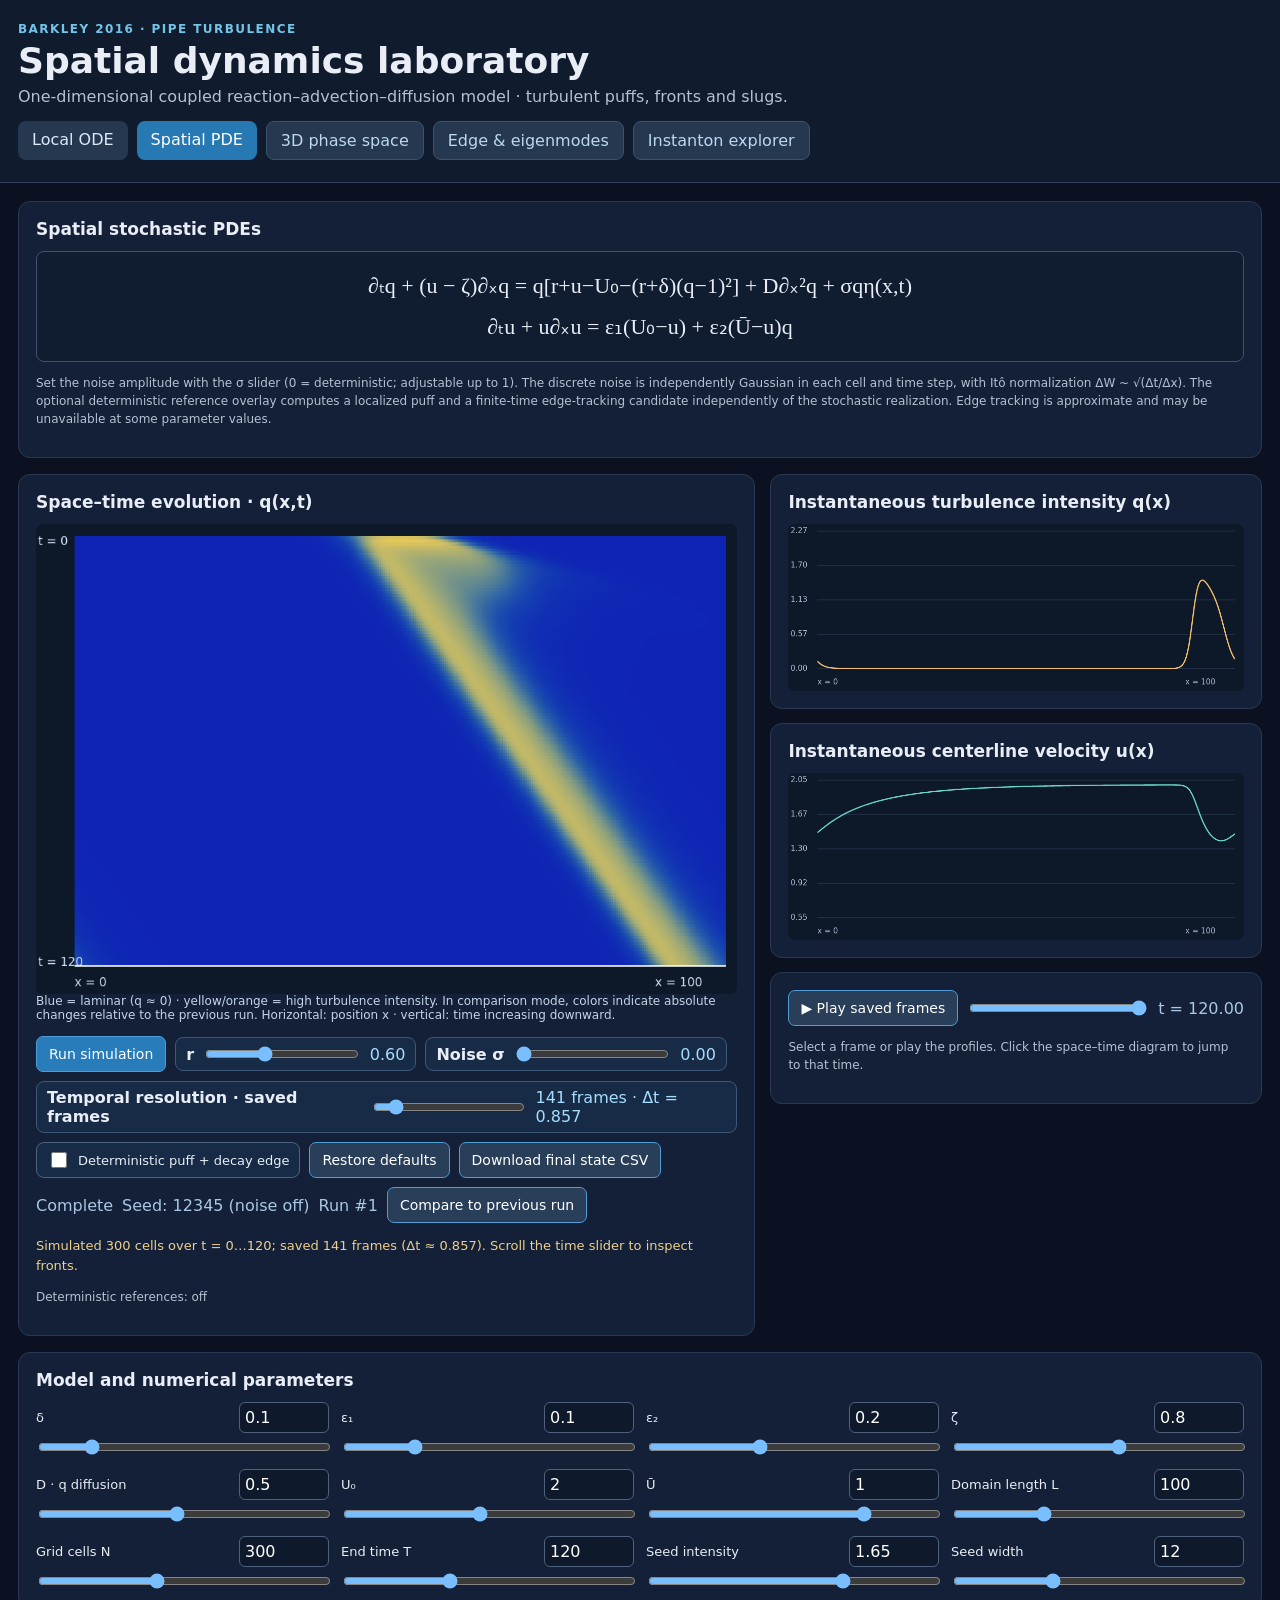
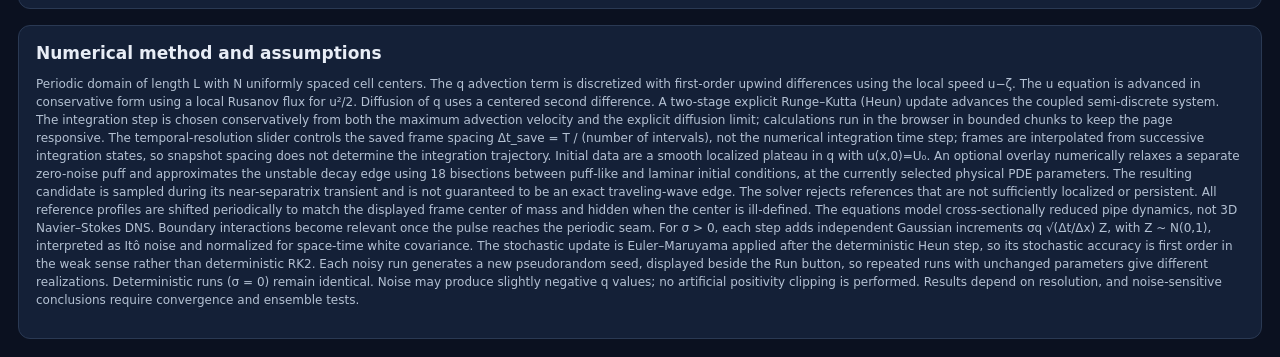
<file: web/barkley/spatial/index.html>
<!doctype html><html lang="en"><head><meta charset="utf-8"><meta name="viewport" content="width=device-width,initial-scale=1"><title>Barkley spatial PDE laboratory</title><style>
:root{font-family:system-ui,-apple-system,sans-serif;background:#0b1120;color:#e8edf6}*{box-sizing:border-box}body{margin:0}header{background:#111b2e;padding:22px max(18px,calc((100vw - 1500px)/2));border-bottom:1px solid #30405c}h1{font-size:clamp(24px,3vw,36px);margin:4px 0}h2{font-size:17px;margin:0 0 12px}p{color:#b4c1d3;line-height:1.5}nav{display:flex;gap:9px;margin-top:12px}nav a{color:#dbe9fb;background:#263750;padding:9px 14px;text-decoration:none;border-radius:8px}nav a.active{background:#2779b4;color:white}main{max-width:1550px;margin:auto;padding:18px;display:grid;gap:16px}.panel{background:#142037;border:1px solid #2a3953;border-radius:12px;padding:17px;min-width:0}.eq{background:#101c30;padding:14px;border:1px solid #3c526f;border-radius:8px;font-family:Georgia,serif;font-size:clamp(15px,1.75vw,22px);line-height:1.85;text-align:center;overflow:auto}.visual{display:grid;grid-template-columns:minmax(0,1.35fr) minmax(0,.9fr);gap:15px}.plots{display:grid;gap:14px;align-content:start}.plot{width:100%;height:auto;display:block;background:#0d1829;border-radius:7px}.controls{display:grid;grid-template-columns:repeat(4,minmax(0,1fr));gap:12px}.control{display:grid;grid-template-columns:1fr 90px;gap:4px 8px;align-items:center}.control label{font-size:13px}.control input[type=range]{grid-column:1/-1;width:100%;accent-color:#79bfff}.control input[type=number]{color:white;background:#0e1a2b;border:1px solid #50617e;padding:5px;border-radius:6px;width:100%;font:inherit}button{font:inherit;font-size:14px;background:#287cba;color:white;border:1px solid #4e9dd7;border-radius:7px;padding:9px 12px;cursor:pointer}button.secondary{background:#293e59}.ref-toggle{display:inline-flex;align-items:center;gap:8px;padding:6px 10px;border:1px solid #496480;border-radius:8px;background:#172b46;font-size:13px}.ref-toggle input{accent-color:#79bfff;width:16px;height:16px}.ref-legend{font-size:12px;color:#c4d3e5;margin-top:8px}.ref-legend span{margin-right:12px}.ref-dash{display:inline-block;width:22px;border-top:3px dashed;vertical-align:middle;margin-right:5px}.buttons{display:flex;flex-wrap:wrap;gap:9px;align-items:center}.r-control{display:flex;align-items:center;gap:9px;padding:6px 10px;border:1px solid #3e5878;border-radius:8px;background:#172b46}.r-control input{width:clamp(100px,12vw,200px);accent-color:#79bfff}.r-control label{font-weight:700}.r-control output{min-width:35px;font-variant-numeric:tabular-nums;color:#a6ddff}.small{font-size:12px}.stat{color:#a9c7e4;font-variant-numeric:tabular-nums}.legend{font-size:12px;color:#c4d3e5}#status{font-size:13px;color:#edcf8c;min-height:18px}.note{font-size:12px}canvas{max-width:100%}@media(max-width:1020px){.visual{grid-template-columns:1fr}.controls{grid-template-columns:repeat(2,minmax(0,1fr))}}@media(max-width:600px){.controls{grid-template-columns:1fr}.panel{padding:11px}}</style></head><body>
<header><div style="color:#73c4e9;font-size:12px;font-weight:700;letter-spacing:.12em">BARKLEY 2016 · PIPE TURBULENCE</div><h1>Spatial dynamics laboratory</h1><p style="margin:4px 0">One-dimensional coupled reaction–advection–diffusion model · turbulent puffs, fronts and slugs.</p><nav><a href="../">Local ODE</a><a class="active" href="./">Spatial PDE</a><a href="../phase-space/" style="color:#bcd8ee;background:#263750;border:1px solid #3c526f;border-radius:8px;padding:9px 14px;text-decoration:none">3D phase space</a><a href="../edge-scan/" style="color:#bcd8ee;background:#263750;border:1px solid #3c526f;border-radius:8px;padding:9px 14px;text-decoration:none">Edge &amp; eigenmodes</a><a href="../instanton/" style="color:#bcd8ee;background:#263750;border:1px solid #3c526f;border-radius:8px;padding:9px 14px;text-decoration:none">Instanton explorer</a></nav></header>
<main>
<section class="panel"><h2>Spatial stochastic PDEs</h2><div class="eq">∂ₜq + (u − ζ)∂ₓq = q[r+u−U₀−(r+δ)(q−1)²] + D∂ₓ²q + σqη(x,t)<br>∂ₜu + u∂ₓu = ε₁(U₀−u) + ε₂(Ū−u)q</div><p class="small">Set the noise amplitude with the σ slider (0 = deterministic; adjustable up to 1). The discrete noise is independently Gaussian in each cell and time step, with Itô normalization ΔW ~ √(Δt/Δx). The optional deterministic reference overlay computes a localized puff and a finite-time edge-tracking candidate independently of the stochastic realization. Edge tracking is approximate and may be unavailable at some parameter values.</p></section>
<section class="visual">
<div class="panel"><h2>Space–time evolution · q(x,t)</h2><canvas id="heat" width="1000" height="670" class="plot"></canvas><div class="legend">Blue = laminar (q ≈ 0) · yellow/orange = high turbulence intensity. In comparison mode, colors indicate absolute changes relative to the previous run. Horizontal: position x · vertical: time increasing downward.</div><div class="buttons" style="margin-top:14px"><button id="run">Run simulation</button><div class="r-control"><label for="s_r">r</label><input type="range" id="s_r" min="0" max="1.6" step="0.02" value="0.6"><output id="r_value">0.60</output></div><div class="r-control"><label for="s_sigma">Noise σ</label><input type="range" id="s_sigma" min="0" max="1" step="0.01" value="0" aria-describedby="sigma_readout"><output id="sigma_readout" for="s_sigma">0.00</output></div><div class="r-control"><label for="s_temporal">Temporal resolution · saved frames</label><input type="range" id="s_temporal" min="70" max="700" step="10" value="140" aria-describedby="temporal_readout"><output id="temporal_readout" for="s_temporal">141 frames · Δt = 0.857</output></div><label class="ref-toggle" for="showrefs"><input type="checkbox" id="showrefs"> Deterministic puff + decay edge</label><button id="preset" class="secondary">Restore defaults</button><button id="csv" class="secondary">Download final state CSV</button><span class="stat" id="progress">Not started</span><span class="stat" id="seed_display">Seed: —</span><span class="stat" id="run_number">Run #0</span><button id="difference" class="secondary" disabled>Compare to previous run</button></div><p id="status"></p><p class="small" id="ref_status" aria-live="polite">Deterministic references: off</p></div>
<div class="plots"><div class="panel"><h2>Instantaneous turbulence intensity q(x)</h2><canvas id="qplot" width="900" height="330" class="plot"></canvas><div class="ref-legend" id="ref_legend" hidden><span><i class="ref-dash" style="border-color:#55d9ff"></i>Deterministic puff</span><span><i class="ref-dash" style="border-color:#e4a2ee"></i>Decay-edge candidate (edge tracked)</span><span>Both follow the current turbulence center of mass</span></div></div><div class="panel"><h2>Instantaneous centerline velocity u(x)</h2><canvas id="uplot" width="900" height="330" class="plot"></canvas></div><div class="panel"><div class="buttons"><button id="play" class="secondary">▶ Play saved frames</button><input id="frame" type="range" min="0" max="100" value="100" style="flex:1;accent-color:#79bfff"><span class="stat" id="clock">t = 0</span></div><p class="small">Select a frame or play the profiles. Click the space–time diagram to jump to that time.</p></div></div></section>
<section class="panel"><h2>Model and numerical parameters</h2><div class="controls" id="controls"></div></section>
<section class="panel"><h2>Numerical method and assumptions</h2><p class="note">Periodic domain of length L with N uniformly spaced cell centers. The q advection term is discretized with first-order upwind differences using the local speed u−ζ. The u equation is advanced in conservative form using a local Rusanov flux for u²/2. Diffusion of q uses a centered second difference. A two-stage explicit Runge–Kutta (Heun) update advances the coupled semi-discrete system. The integration step is chosen conservatively from both the maximum advection velocity and the explicit diffusion limit; calculations run in the browser in bounded chunks to keep the page responsive. The temporal-resolution slider controls the saved frame spacing Δt_save = T / (number of intervals), not the numerical integration time step; frames are interpolated from successive integration states, so snapshot spacing does not determine the integration trajectory. Initial data are a smooth localized plateau in q with u(x,0)=U₀. An optional overlay numerically relaxes a separate zero-noise puff and approximates the unstable decay edge using 18 bisections between puff-like and laminar initial conditions, at the currently selected physical PDE parameters. The resulting candidate is sampled during its near-separatrix transient and is not guaranteed to be an exact traveling-wave edge. The solver rejects references that are not sufficiently localized or persistent. All reference profiles are shifted periodically to match the displayed frame center of mass and hidden when the center is ill-defined. The equations model cross-sectionally reduced pipe dynamics, not 3D Navier–Stokes DNS. Boundary interactions become relevant once the pulse reaches the periodic seam. For σ > 0, each step adds independent Gaussian increments σq √(Δt/Δx) Z, with Z ~ N(0,1), interpreted as Itô noise and normalized for space-time white covariance. The stochastic update is Euler–Maruyama applied after the deterministic Heun step, so its stochastic accuracy is first order in the weak sense rather than deterministic RK2. Each noisy run generates a new pseudorandom seed, displayed beside the Run button, so repeated runs with unchanged parameters give different realizations. Deterministic runs (σ = 0) remain identical. Noise may produce slightly negative q values; no artificial positivity clipping is performed. Results depend on resolution, and noise-sensitive conclusions require convergence and ensemble tests.</p></section>
</main><script src="./reference-profiles.js"></script><script>
"use strict";
const defs=[
["delta","δ",.1,.02,.5,.01],["eps1","ε₁",.1,.01,.4,.01],["eps2","ε₂",.2,.02,.5,.01],
["zeta","ζ",.8,0,1.4,.02],["D","D · q diffusion",.5,.05,1,.05],["U0","U₀",2,1.3,2.8,.1],["Ub","Ū",1,.4,1.2,.05],
["L","Domain length L",100,40,240,10],["N","Grid cells N",300,100,600,50],["T","End time T",120,20,300,10],["seed","Seed intensity",1.65,.1,2.4,.05],["width","Seed width",12,3,30,1]
], defaults={r:.6,sigma:0,temporalFrames:140,randomSeed:12345,...Object.fromEntries(defs.map(z=>[z[0],z[2]]))},p={...defaults};
const $=id=>document.getElementById(id);
let snapshots=[],times=[],lastQ=null,lastU=null,playing=false,playHandle=null,frameIndex=0,simBusy=false,previousSnapshots=null,runCount=0,showDifference=false;
let referenceProfiles=null,referenceBusy=false,referenceGeneration=0;
for(const [key,label,val,min,max,step] of defs){const el=document.createElement("div");el.className="control";el.innerHTML='<label for="n_'+key+'">'+label+'</label><input type="number" id="n_'+key+'" min="'+min+'" max="'+max+'" step="'+step+'" value="'+val+'"><input type="range" id="s_'+key+'" min="'+min+'" max="'+max+'" step="'+step+'" value="'+val+'">';$("controls").appendChild(el);const sync=(v)=>{p[key]=Number(v);$("n_"+key).value=p[key];$("s_"+key).value=p[key];if(key==="T")temporalUI();$("status").textContent="Parameters changed. Run again to update.";};$("n_"+key).onchange=e=>sync(e.target.value);$("s_"+key).oninput=e=>sync(e.target.value)}
function rhs(q,u,N,dx){let dq=new Float64Array(N),du=new Float64Array(N),maxv=0;for(let i=0;i<N;i++){const im=(i+N-1)%N,ip=(i+1)%N,a=u[i]-p.zeta,adv=a>=0?a*(q[i]-q[im])/dx:a*(q[ip]-q[i])/dx;
dq[i]=-adv+p.D*(q[im]-2*q[i]+q[ip])/(dx*dx)+q[i]*(p.r+u[i]-p.U0-(p.r+p.delta)*(q[i]-1)**2);
const fl=.25*(u[im]*u[im]+u[i]*u[i])-.5*Math.max(Math.abs(u[im]),Math.abs(u[i]))*(u[i]-u[im]);
const fr=.25*(u[i]*u[i]+u[ip]*u[ip])-.5*Math.max(Math.abs(u[i]),Math.abs(u[ip]))*(u[ip]-u[i]);
du[i]=-(fr-fl)/dx+p.eps1*(p.U0-u[i])+p.eps2*(p.Ub-u[i])*q[i];
maxv=Math.max(maxv,Math.abs(a),Math.abs(u[i]));}return {dq,du,maxv}}
function timestep(q,u,h,N,dx,normal){const a=rhs(q,u,N,dx),q1=new Float64Array(N),u1=new Float64Array(N);for(let i=0;i<N;i++){q1[i]=q[i]+h*a.dq[i];u1[i]=u[i]+h*a.du[i]}
const b=rhs(q1,u1,N,dx),qo=new Float64Array(N),uo=new Float64Array(N);for(let i=0;i<N;i++){qo[i]=q[i]+.5*h*(a.dq[i]+b.dq[i]);uo[i]=u[i]+.5*h*(a.du[i]+b.du[i]);if(p.sigma>0)qo[i]+=p.sigma*q[i]*Math.sqrt(h/dx)*normal();}return {q:qo,u:uo}}

function overlaysForFrame(frame){if(!$("showrefs").checked||!referenceProfiles||referenceProfiles.key!==BarkleyRef.physicsKey(p))return null;
 const e=referenceProfiles.edge,s=referenceProfiles.puff;
 const q1=BarkleyRef.align(s.q,s.q,frame.q,p.L),q2=BarkleyRef.align(e.q,e.q,frame.q,p.L);
 const u1=BarkleyRef.align(s.u,s.q,frame.q,p.L),u2=BarkleyRef.align(e.u,e.q,frame.q,p.L);
 return q1&&q2&&u1&&u2?{q:[{data:q1,color:"#55d9ff"},{data:q2,color:"#e4a2ee"}],u:[{data:u1,color:"#55d9ff"},{data:u2,color:"#e4a2ee"}]}:null;}
async function ensureReferences(){if(!$("showrefs").checked)return;
 if(simBusy){$("ref_status").textContent="References will be computed after the current simulation.";return;}
 const key=BarkleyRef.physicsKey(p);if(referenceProfiles?.key===key){show(frameIndex);return;}
 if(referenceBusy)return;referenceBusy=true;const generation=++referenceGeneration,cfg={...p};
 try{const result=await BarkleyRef.compute(cfg,message=>{if(generation===referenceGeneration)$("ref_status").textContent=message;},()=>generation!==referenceGeneration||!$("showrefs").checked);
 if(generation!==referenceGeneration)return;referenceProfiles=result;$("ref_status").textContent="Deterministic profiles ready. Edge is a finite-time approximation, not a certified exact solution.";}
 catch(err){if(generation!==referenceGeneration||err.message==="cancelled")return;referenceProfiles=null;$("ref_status").textContent="Reference unavailable: "+err.message;}
 finally{if(generation===referenceGeneration){referenceBusy=false;show(frameIndex);}}}
$("showrefs").onchange=()=>{if($("showrefs").checked){$("ref_legend").hidden=false;ensureReferences();}else{++referenceGeneration;referenceBusy=false;referenceProfiles=null;$("ref_legend").hidden=true;$("ref_status").textContent="Deterministic references: off";show(frameIndex);}};

function gaussianGenerator(seed){let state=(seed>>>0)||1,spare=null;function rand(){state^=state<<13;state^=state>>>17;state^=state<<5;return ((state>>>0)+.5)/4294967296;}return ()=>{if(spare!==null){let v=spare;spare=null;return v;}const radius=Math.sqrt(-2*Math.log(rand())),theta=2*Math.PI*rand();spare=radius*Math.sin(theta);return radius*Math.cos(theta);};}
function initialize(){const N=Math.round(p.N),dx=p.L/N,q=new Float64Array(N),u=new Float64Array(N);for(let i=0;i<N;i++){let x=(i+.5)*dx,dist=Math.abs(x-p.L/2),edge=1/(1+Math.exp(Math.min(100,(dist-p.width/2)/Math.max(dx,1))));q[i]=p.seed*edge;u[i]=p.U0;}return {q,u,N,dx}}
function canvas(id){const c=$(id),g=c.getContext("2d");g.clearRect(0,0,c.width,c.height);g.fillStyle="#0d1829";g.fillRect(0,0,c.width,c.height);return {c,g}}
function plot(id,data,min,max,col,overlays=[]){const {c,g}=canvas(id),W=c.width,H=c.height,L=58,R=18,T=14,B=44;g.strokeStyle="#34455f";g.lineWidth=1;g.font="15px system-ui";g.fillStyle="#acbcd1";for(let k=0;k<=4;k++){let y=T+(H-B-T)*k/4;g.beginPath();g.moveTo(L,y);g.lineTo(W-R,y);g.stroke();g.fillText((max-(max-min)*k/4).toFixed(2),5,y+4)}function line(values,color,dashed){g.strokeStyle=color;g.lineWidth=dashed?2.8:2.6;g.setLineDash(dashed?[9,5]:[]);g.beginPath();for(let i=0;i<values.length;i++){const x=L+(W-L-R)*i/(values.length-1),y=H-B-(values[i]-min)/(max-min)*(H-B-T);i?g.lineTo(x,y):g.moveTo(x,y)}g.stroke();g.setLineDash([]);}g.save();g.beginPath();g.rect(L,T,W-L-R,H-B-T);g.clip();line(data,col,false);for(const ov of overlays)if(ov.data)line(ov.data,ov.color,true);g.restore();g.fillStyle="#acbcd1";g.fillText("x = 0",L,H-13);g.fillText("x = "+p.L,W-116,H-13)}
function color(v){const z=Math.min(1,Math.max(0,v/2)),r=Math.round(15+245*z),g=Math.round(35+175*Math.sqrt(z)),b=Math.round(75+105*(1-z));return [r,g,b]}
function heat(){const {c,g}=canvas("heat");if(!snapshots.length)return;const W=c.width,H=c.height,left=55,right=16,top=17,bottom=40,h=H-top-bottom,w=W-left-right;
let im=g.createImageData(w,h);for(let yy=0;yy<h;yy++){let frame=Math.min(snapshots.length-1,Math.floor(yy/h*snapshots.length)),v=snapshots[frame].q,old=previousSnapshots&&previousSnapshots[Math.min(previousSnapshots.length-1,Math.round(yy/(h-1)*Math.max(0,previousSnapshots.length-1)))]?.q;for(let xx=0;xx<w;xx++){let i=Math.min(v.length-1,Math.floor(xx/w*v.length)),value=showDifference&&old?Math.abs(v[i]-old[Math.min(i,old.length-1)]):v[i],[r,gg,b]=showDifference?color(value*3):color(value),idx=(yy*w+xx)*4;im.data[idx]=r;im.data[idx+1]=gg;im.data[idx+2]=b;im.data[idx+3]=255;}}g.putImageData(im,left,top);g.fillStyle="#d3e0f5";g.font="17px system-ui";g.fillText("t = 0",3,top+13);g.fillText("t = "+p.T,3,H-bottom);g.fillText("x = 0",left,H-11);g.fillText("x = "+p.L,W-117,H-11);g.strokeStyle="#fff";g.lineWidth=2;let y=top+Math.min(1,frameIndex/Math.max(1,snapshots.length-1))*h;g.beginPath();g.moveTo(left,y);g.lineTo(W-right,y);g.stroke();}
function show(k){if(!snapshots.length)return;frameIndex=Math.max(0,Math.min(snapshots.length-1,k));const z=snapshots[frameIndex],ov=overlaysForFrame(z);plot("qplot",z.q,0,Math.max(2.2,...z.q)*1.03,"#f4bf6b",ov?.q||[]);plot("uplot",z.u,Math.min(.6,...z.u)-.05,Math.max(p.U0,...z.u)+.05,"#68d6c3",ov?.u||[]);$("clock").textContent="t = "+times[frameIndex].toFixed(2);$("frame").value=String(frameIndex);heat()}
function stop(){playing=false;if(playHandle!==null)cancelAnimationFrame(playHandle);playHandle=null;$("play").textContent="▶ Play saved frames"}
function validate(){return p.r>=0&&p.delta>0&&p.eps1>0&&p.eps2>0&&p.D>0&&p.U0>p.Ub&&p.N>=100&&p.L>0&&p.T>0&&p.width>0&&p.seed>=0&&Number.isFinite(p.sigma)&&p.sigma>=0&&p.sigma<=1&&Number.isInteger(p.temporalFrames)&&p.temporalFrames>=70&&p.temporalFrames<=700}
async function run(){
 if(simBusy)return;stop();previousSnapshots=snapshots.length?snapshots:null;showDifference=false;$("difference").textContent="Compare to previous run";
 if(!validate()){$("status").textContent="Invalid parameters: check model values and temporal resolution.";return;}
 simBusy=true;runCount++;$("run_number").textContent="Run #"+runCount;$("run").disabled=true;
 const runSeed=p.sigma>0?((Math.random()*4294967295)>>>0):p.randomSeed;
 let {q,u,N,dx}=initialize(),t=0,normal=gaussianGenerator(runSeed);
 $("seed_display").textContent="Seed: "+runSeed+(p.sigma===0?" (noise off)":"");
 const frameCount=p.temporalFrames,saveDt=p.T/frameCount;
 snapshots=[{q:q.slice(),u:u.slice()}];times=[0];$("status").textContent="Integrating PDE (σ = "+p.sigma+", "+(frameCount+1)+" saved frames)…";
 let issue=null,nextFrame=1,steps=0;
 // Integrate independently of output sampling. Interpolate states at requested
 // timestamps, so saved-frame resolution does not change the integration steps.
 while(t<p.T-1e-12){
  let speed=0;for(let i=0;i<N;i++)speed=Math.max(speed,Math.abs(u[i]),Math.abs(u[i]-p.zeta));
  const dt=Math.min(p.T-t,.32*dx/Math.max(.05,speed),.22*dx*dx/p.D,.04);
  const prevQ=q,prevU=u,prevT=t;
  let a=timestep(q,u,dt,N,dx,normal);q=a.q;u=a.u;t+=dt;
  if(!Number.isFinite(q[0]+u[0])){issue="Numerical instability; use lower T or smaller parameter values.";break;}
  while(nextFrame<=frameCount && (nextFrame*saveDt<=t+1e-10)){
   const target=nextFrame*saveDt,frac=Math.max(0,Math.min(1,(target-prevT)/dt));
   const sq=new Float64Array(N),su=new Float64Array(N);
   for(let j=0;j<N;j++){sq[j]=prevQ[j]+frac*(q[j]-prevQ[j]);su[j]=prevU[j]+frac*(u[j]-prevU[j]);}
   snapshots.push({q:sq,u:su});times.push(target);nextFrame++;
  }
  if(++steps%120===0){$("progress").textContent=Math.round(t/p.T*100)+"%";await new Promise(resolve=>setTimeout(resolve,0));}
 }
 simBusy=false;$("run").disabled=false;$("difference").disabled=!previousSnapshots;
 lastQ=q;lastU=u;$("frame").max=snapshots.length-1;show(snapshots.length-1);
 $("progress").textContent=issue?"Incomplete":"Complete";
 $("status").textContent=issue||("Simulated "+N+" cells over t = 0…"+p.T+"; saved "+snapshots.length+" frames (Δt ≈ "+saveDt.toFixed(3)+"). Scroll the time slider to inspect fronts.");
 if($("showrefs").checked){referenceBusy=false;++referenceGeneration;ensureReferences();}
}
$("s_r").oninput=e=>{p.r=Number(e.target.value);$("r_value").textContent=p.r.toFixed(2);$("status").textContent="r changed. Run again to update.";};
function noiseUI(){$("s_sigma").value=String(p.sigma);$("sigma_readout").textContent=p.sigma.toFixed(2);}
function temporalUI(){$("s_temporal").value=String(p.temporalFrames);$("temporal_readout").textContent=(p.temporalFrames+1)+" frames · Δt = "+(p.T/p.temporalFrames).toFixed(3);}
$("s_temporal").oninput=e=>{p.temporalFrames=Number(e.target.value);temporalUI();$("status").textContent="Saved temporal resolution changed. Run again to apply.";};
$("s_sigma").oninput=e=>{p.sigma=Number(e.target.value);noiseUI();$("status").textContent="Noise strength changed. Run again to update.";};
$("difference").onclick=()=>{if(!previousSnapshots)return;showDifference=!showDifference;$("difference").textContent=showDifference?"Show q(x,t)":"Compare to previous run";heat();};
$("run").onclick=run;$("preset").onclick=()=>{Object.assign(p,defaults);for(const [k] of defs){$("n_"+k).value=p[k];$("s_"+k).value=p[k]}$("s_r").value=p.r;$("r_value").textContent=p.r.toFixed(2);noiseUI();temporalUI();++referenceGeneration;referenceBusy=false;referenceProfiles=null;$("showrefs").checked=false;$("ref_legend").hidden=true;$("ref_status").textContent="Deterministic references: off";run()};
$("frame").oninput=e=>{stop();show(Number(e.target.value))};$("play").onclick=()=>{if(playing){stop();return}if(!snapshots.length)return;playing=true;$("play").textContent="■ Pause";let previous=null,acc=0;function tick(now){if(!playing)return;if(previous===null)previous=now;acc+=Math.min(100,now-previous);previous=now;while(acc>100){show((frameIndex+1)%snapshots.length);acc-=100}playHandle=requestAnimationFrame(tick)}playHandle=requestAnimationFrame(tick)};
$("heat").onclick=e=>{let rect=e.target.getBoundingClientRect(),y=(e.clientY-rect.top)/rect.height,k=Math.round((y-.025)/.91*(snapshots.length-1));stop();show(k)};
$("csv").onclick=()=>{if(!lastQ)return;let rows=["x,q,u"];for(let i=0;i<lastQ.length;i++)rows.push([(i+.5)*p.L/lastQ.length,lastQ[i],lastU[i]].join(","));let url=URL.createObjectURL(new Blob([rows.join("\n")],{type:"text/csv"})),a=document.createElement("a");a.href=url;a.download="barkley-spatial-final.csv";a.click();setTimeout(()=>URL.revokeObjectURL(url),500)};
noiseUI();temporalUI();run();
</script></body></html>
</file>
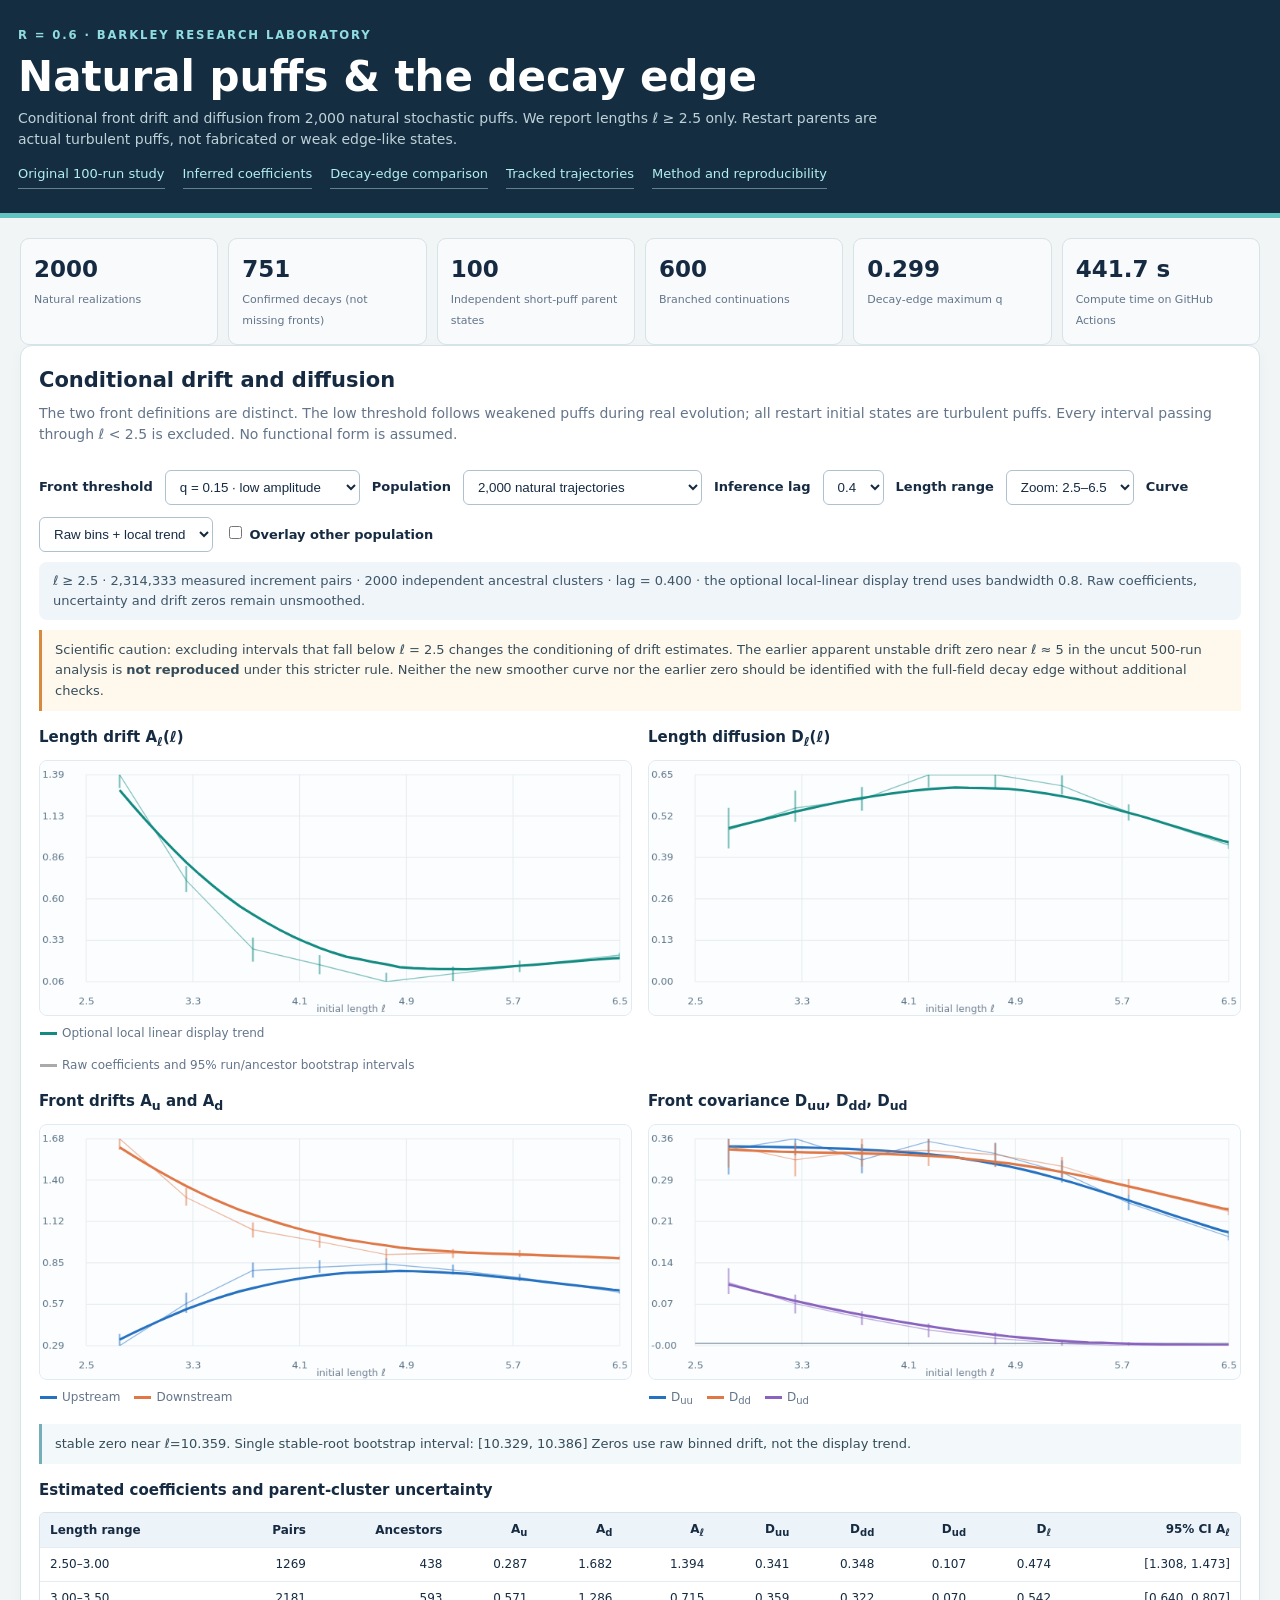
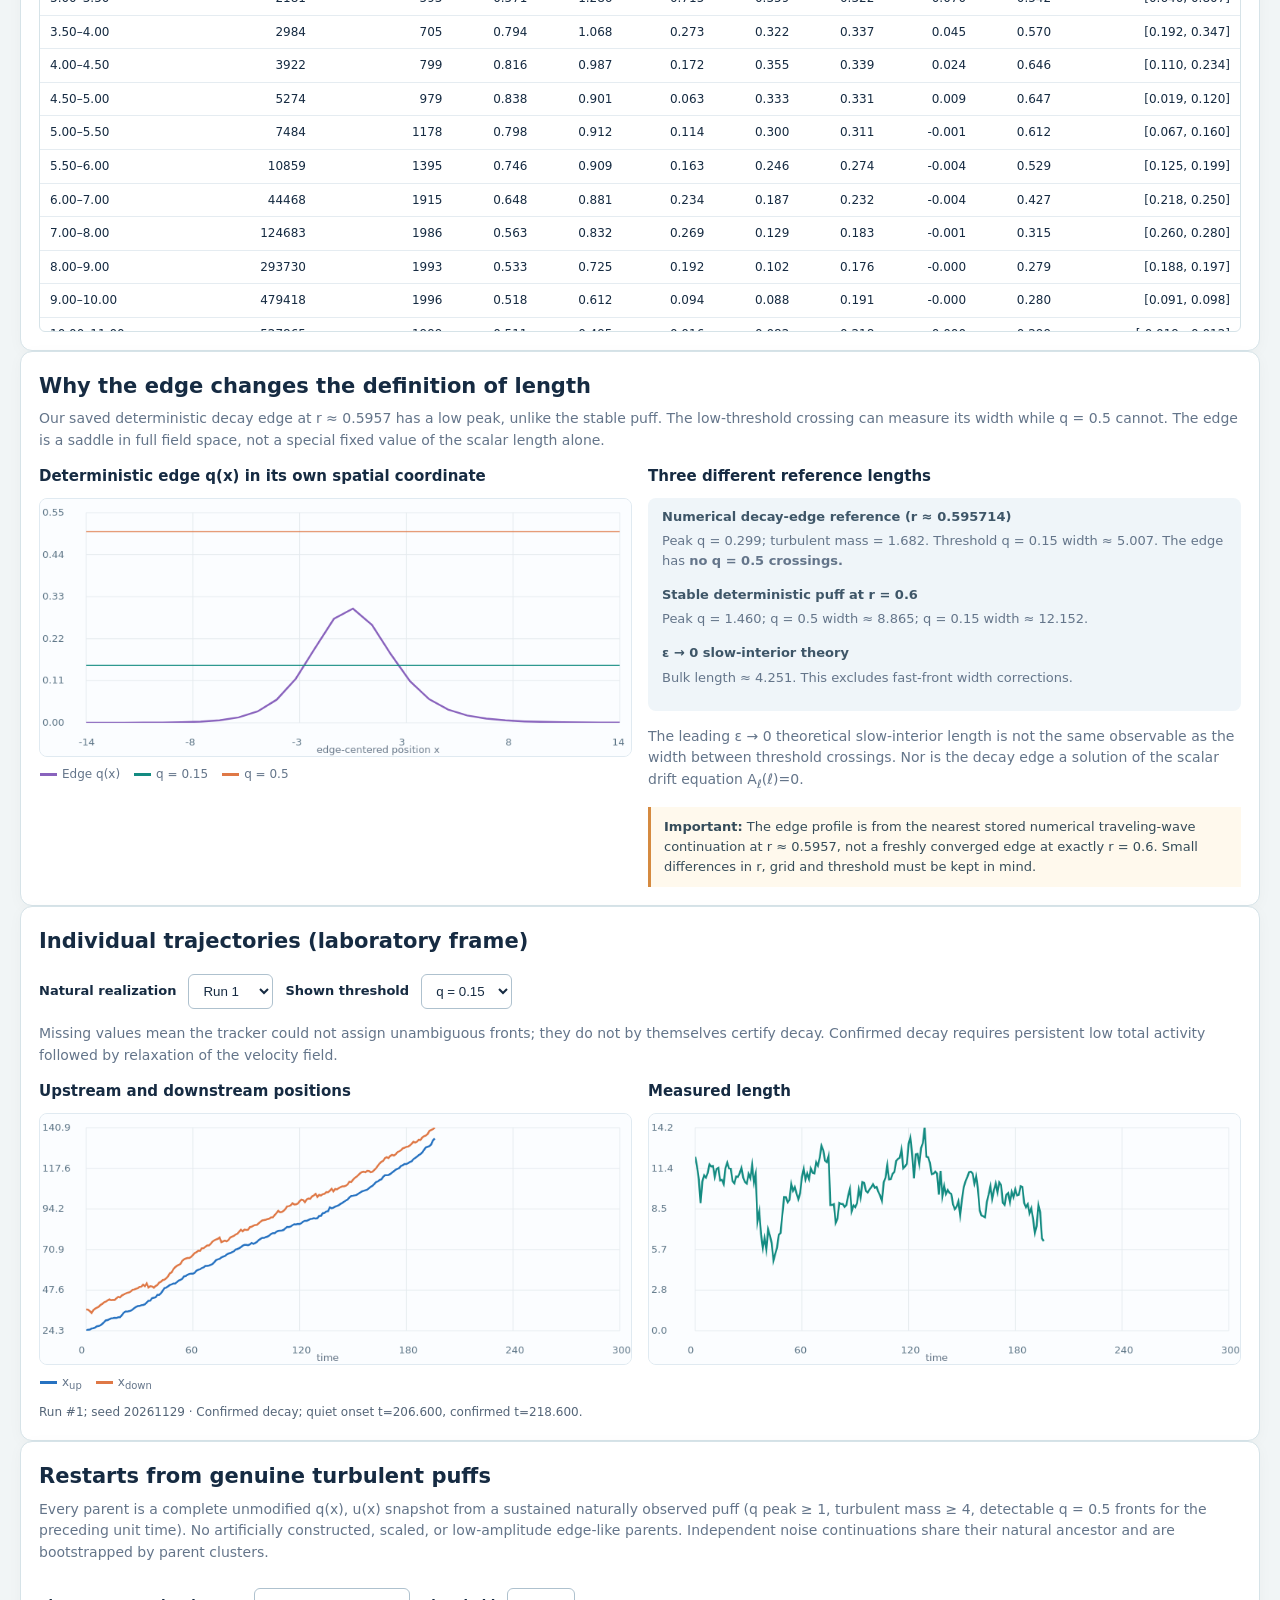
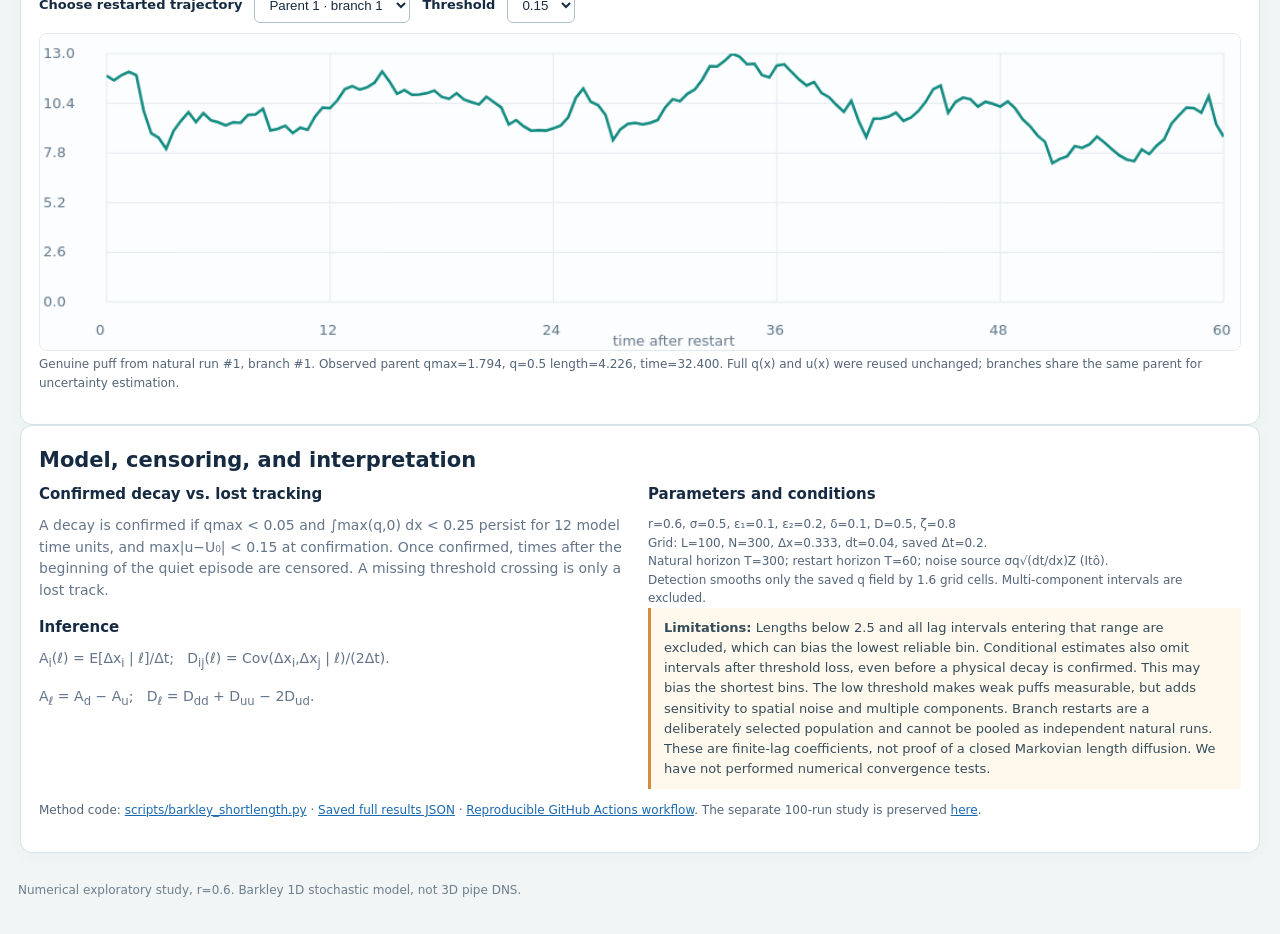
<file: web/barkley/front-tracking/short-length/index.html>
<!doctype html>
<html lang="en"><head>
<meta charset="utf-8"><meta name="viewport" content="width=device-width, initial-scale=1">
<title>Short Puff Statistics · Barkley Front Observatory</title>
<style>
:root{--bg:#f1f5f6;--paper:#fff;--ink:#162b42;--muted:#64758a;--line:#d6e3e8;--blue:#2672c1;--teal:#138b81;--orange:#df7846;--purple:#8963bd}
*{box-sizing:border-box}body{margin:0;background:var(--bg);font:14px/1.55 system-ui,sans-serif;color:var(--ink)}
header{background:#142d40;color:white;padding:24px max(18px,calc((100vw - 1280px)/2));border-bottom:5px solid #63c4bf}
header small{letter-spacing:.16em;font-weight:800;color:#90dde1}h1{font-size:clamp(27px,4.5vw,42px);line-height:1.14;margin:7px 0}
header p{color:#bed2da;margin:7px 0 13px;max-width:900px}a{color:#1968b2}header a{color:#b2eff0}
nav{display:flex;gap:18px;flex-wrap:wrap}nav a{text-decoration:none;border-bottom:1px solid #63808f;padding-bottom:4px;font-size:13px}
main{max-width:1330px;margin:auto;padding:20px;display:grid;gap:16px}
.card{background:var(--paper);border:1px solid var(--line);padding:18px;border-radius:12px;box-shadow:0 3px 15px #24374908;min-width:0}
h2{font-size:21px;margin:0 0 6px}h3{font-size:15px;margin:0 0 9px}
p{margin:4px 0 14px;color:var(--muted)}
.metrics{display:grid;grid-template-columns:repeat(6,1fr);gap:10px}
.metric{background:#f8fafc;border:1px solid var(--line);border-radius:9px;padding:13px}
.metric strong{font-size:23px;font-variant-numeric:tabular-nums;display:block}
.metric span{font-size:11px;color:var(--muted)}
.split{display:grid;grid-template-columns:1fr 1fr;gap:16px}
.controls{display:flex;flex-wrap:wrap;gap:12px;align-items:center;padding:10px 0}
label{font-size:13px;font-weight:700}
select{border:1px solid #aec1ce;border-radius:6px;padding:8px 10px;background:white;color:var(--ink)}
canvas{width:100%;height:auto;display:block;border:1px solid #e0eaf1;background:#fbfdff;border-radius:8px}
.note{background:#f3f8fa;border-left:3px solid #74aeb6;padding:10px 13px;font-size:13px;color:#354c5a}
.warn{border-left-color:#d58a40;background:#fff9ed}
.legend{display:flex;gap:13px;flex-wrap:wrap;color:var(--muted);font-size:12px;margin-top:8px}
.line{display:inline-block;width:17px;border-top:3px solid;vertical-align:middle;margin:0 5px 0 1px}
.figure{min-width:0}
table{width:100%;min-width:850px;border-collapse:collapse;font-size:12px;font-variant-numeric:tabular-nums}
th,td{padding:7px 10px;text-align:right;border-bottom:1px solid #e5ecf1}th{background:#edf4f9;position:sticky;top:0}th:first-child,td:first-child{text-align:left}
.scroll{max-height:420px;overflow:auto;border:1px solid var(--line);border-radius:6px}
.inset{padding:9px 14px;background:#eff5f9;border-radius:8px;color:#3e5668;font-size:13px}
.compact{color:#546578;font-size:12px}
footer{max-width:1310px;margin:8px auto 35px;padding:0 18px;color:#6d7e8c;font-size:12px}
#dash[hidden]{display:none}
@media(max-width:1080px){.metrics{grid-template-columns:repeat(3,1fr)}.split{grid-template-columns:1fr}}
@media(max-width:600px){main{padding:11px}.card{padding:13px}.metrics{grid-template-columns:repeat(2,1fr)}header{padding:22px 14px}}
</style></head><body>
<header><small>R = 0.6 · BARKLEY RESEARCH LABORATORY</small>
<h1>Natural puffs &amp; the decay edge</h1>
<p>Conditional front drift and diffusion from 2,000 natural stochastic puffs. We report lengths ℓ ≥ 2.5 only. Restart parents are actual turbulent puffs, not fabricated or weak edge-like states.</p>
<nav><a href="../">Original 100-run study</a><a href="#coefficient-plots">Inferred coefficients</a><a href="#edge-reference">Decay-edge comparison</a><a href="#trajectories">Tracked trajectories</a><a href="#method">Method and reproducibility</a></nav>
</header>
<main>
<div id="loading" class="card">Loading archived 500-run dataset. If the batch workflow is still running, the plots will become available after GitHub Pages is republished.</div>
<div id="dash" hidden>
<div class="metrics">
<div class="metric"><strong id="runs">—</strong><span>Natural realizations</span></div>
<div class="metric"><strong id="decays">—</strong><span>Confirmed decays (not missing fronts)</span></div>
<div class="metric"><strong id="parents">—</strong><span>Independent short-puff parent states</span></div>
<div class="metric"><strong id="branches">—</strong><span>Branched continuations</span></div>
<div class="metric"><strong id="edgeheight">—</strong><span>Decay-edge maximum q</span></div>
<div class="metric"><strong id="runtime">—</strong><span>Compute time on GitHub Actions</span></div>
</div>
<section id="coefficient-plots" class="card">
<h2>Conditional drift and diffusion</h2>
<p>The two front definitions are distinct. The low threshold follows weakened puffs during real evolution; all restart initial states are turbulent puffs. Every interval passing through ℓ &lt; 2.5 is excluded. No functional form is assumed.</p>
<div class="controls">
<label for="threshold">Front threshold</label>
<select id="threshold"><option value="0.15" selected>q = 0.15 · low amplitude</option><option value="0.5">q = 0.5 · original definition</option></select>
<label for="source">Population</label>
<select id="source"><option value="natural">2,000 natural trajectories</option><option value="restarts">Restarted genuine turbulent puffs</option></select>
<label for="lag">Inference lag</label>
<select id="lag"><option value="1">0.2</option><option value="2" selected>0.4</option><option value="4">0.8</option><option value="8">1.6</option></select>
<label for="zoom">Length range</label>
<select id="zoom"><option value="6.5" selected>Zoom: 2.5–6.5</option><option value="15">Full: 2.5–15</option></select>
<label for="curve">Curve</label><select id="curve"><option value="both" selected>Raw bins + local trend</option><option value="raw">Raw bins only</option></select>
<label for="compare"><input type="checkbox" id="compare"> Overlay other population</label>
</div>
<div id="pairinfo" class="inset"></div>
<div class="note warn" style="margin-top:10px">Scientific caution: excluding intervals that fall below ℓ = 2.5 changes the conditioning of drift estimates. The earlier apparent unstable drift zero near ℓ ≈ 5 in the uncut 500-run analysis is <strong>not reproduced</strong> under this stricter rule. Neither the new smoother curve nor the earlier zero should be identified with the full-field decay edge without additional checks.</div>
<div class="split" style="margin-top:15px">
<div class="figure"><h3>Length drift A<sub>ℓ</sub>(ℓ)</h3><canvas id="driftlength" width="780" height="335"></canvas>
<div class="legend"><span><i class="line" style="border-color:var(--teal)"></i>Optional local linear display trend</span><span><i class="line" style="border-color:#aaa"></i>Raw coefficients and 95% run/ancestor bootstrap intervals</span></div></div>
<div class="figure"><h3>Length diffusion D<sub>ℓ</sub>(ℓ)</h3><canvas id="difflength" width="780" height="335"></canvas></div>
<div class="figure"><h3>Front drifts A<sub>u</sub> and A<sub>d</sub></h3><canvas id="driftfront" width="780" height="335"></canvas>
<div class="legend"><span><i class="line" style="border-color:var(--blue)"></i>Upstream</span><span><i class="line" style="border-color:var(--orange)"></i>Downstream</span></div></div>
<div class="figure"><h3>Front covariance D<sub>uu</sub>, D<sub>dd</sub>, D<sub>ud</sub></h3><canvas id="difffront" width="780" height="335"></canvas>
<div class="legend"><span><i class="line" style="border-color:var(--blue)"></i>D<sub>uu</sub></span><span><i class="line" style="border-color:var(--orange)"></i>D<sub>dd</sub></span><span><i class="line" style="border-color:var(--purple)"></i>D<sub>ud</sub></span></div></div>
</div>
<div id="roots" class="note" style="margin-top:15px"></div>
<h3 style="margin-top:15px">Estimated coefficients and parent-cluster uncertainty</h3>
<div class="scroll"><table><thead><tr><th>Length range</th><th>Pairs</th><th>Ancestors</th><th>A<sub>u</sub></th><th>A<sub>d</sub></th><th>A<sub>ℓ</sub></th><th>D<sub>uu</sub></th><th>D<sub>dd</sub></th><th>D<sub>ud</sub></th><th>D<sub>ℓ</sub></th><th>95% CI A<sub>ℓ</sub></th></tr></thead><tbody id="coeffrows"></tbody></table></div>
</section>
<section id="edge-reference" class="card">
<h2>Why the edge changes the definition of length</h2>
<p>Our saved deterministic decay edge at r ≈ 0.5957 has a low peak, unlike the stable puff. The low-threshold crossing can measure its width while q = 0.5 cannot. The edge is a saddle in full field space, not a special fixed value of the scalar length alone.</p>
<div class="split">
<div><h3>Deterministic edge q(x) in its own spatial coordinate</h3><canvas id="edgeprofile" width="780" height="340"></canvas>
<div class="legend"><span><i class="line" style="border-color:var(--purple)"></i>Edge q(x)</span><span><i class="line" style="border-color:var(--teal)"></i>q = 0.15</span><span><i class="line" style="border-color:var(--orange)"></i>q = 0.5</span></div></div>
<div><h3>Three different reference lengths</h3><div id="edgedetail" class="inset"></div>
<p style="margin-top:15px">The leading ε → 0 theoretical slow-interior length is not the same observable as the width between threshold crossings. Nor is the decay edge a solution of the scalar drift equation A<sub>ℓ</sub>(ℓ)=0.</p>
<div class="note warn"><b>Important:</b> The edge profile is from the nearest stored numerical traveling-wave continuation at r ≈ 0.5957, not a freshly converged edge at exactly r = 0.6. Small differences in r, grid and threshold must be kept in mind.</div></div>
</div>
</section>
<section id="trajectories" class="card">
<h2>Individual trajectories (laboratory frame)</h2>
<div class="controls"><label for="example">Natural realization</label><select id="example"></select><label for="channel">Shown threshold</label><select id="channel"><option value="low">q = 0.15</option><option value="high">q = 0.5</option></select></div>
<p>Missing values mean the tracker could not assign unambiguous fronts; they do not by themselves certify decay. Confirmed decay requires persistent low total activity followed by relaxation of the velocity field.</p>
<div class="split">
<div><h3>Upstream and downstream positions</h3><canvas id="frontposition" width="780" height="330"></canvas>
<div class="legend"><span><i class="line" style="border-color:var(--blue)"></i>x<sub>up</sub></span><span><i class="line" style="border-color:var(--orange)"></i>x<sub>down</sub></span></div></div>
<div><h3>Measured length</h3><canvas id="lengthtrace" width="780" height="330"></canvas></div>
</div>
<div id="tracestatus" class="compact" style="margin-top:10px"></div>
</section>
<section class="card">
<h2>Restarts from genuine turbulent puffs</h2>
<p>Every parent is a complete unmodified q(x), u(x) snapshot from a sustained naturally observed puff (q peak ≥ 1, turbulent mass ≥ 4, detectable q = 0.5 fronts for the preceding unit time). No artificially constructed, scaled, or low-amplitude edge-like parents. Independent noise continuations share their natural ancestor and are bootstrapped by parent clusters.</p>
<div class="controls"><label for="restart">Choose restarted trajectory</label><select id="restart"></select><label for="restartchannel">Threshold</label><select id="restartchannel"><option value="low">0.15</option><option value="high">0.5</option></select></div>
<canvas id="restarttrace" width="1100" height="290"></canvas>
<p id="restartinfo" class="compact"></p>
</section>
<section id="method" class="card">
<h2>Model, censoring, and interpretation</h2>
<div class="split">
<div>
<h3>Confirmed decay vs. lost tracking</h3><p id="criteria"></p>
<h3>Inference</h3>
<p>A<sub>i</sub>(ℓ) = E[Δx<sub>i</sub> | ℓ]/Δt; &nbsp; D<sub>ij</sub>(ℓ) = Cov(Δx<sub>i</sub>,Δx<sub>j</sub> | ℓ)/(2Δt).</p>
<p>A<sub>ℓ</sub> = A<sub>d</sub> − A<sub>u</sub>; &nbsp; D<sub>ℓ</sub> = D<sub>dd</sub> + D<sub>uu</sub> − 2D<sub>ud</sub>.</p>
</div>
<div>
<h3>Parameters and conditions</h3><div id="settings" class="compact"></div>
<div class="note warn"><b>Limitations:</b> Lengths below 2.5 and all lag intervals entering that range are excluded, which can bias the lowest reliable bin. Conditional estimates also omit intervals after threshold loss, even before a physical decay is confirmed. This may bias the shortest bins. The low threshold makes weak puffs measurable, but adds sensitivity to spatial noise and multiple components. Branch restarts are a deliberately selected population and cannot be pooled as independent natural runs. These are finite-lag coefficients, not proof of a closed Markovian length diffusion. We have not performed numerical convergence tests.</div>
</div>
</div>
<p class="compact" style="margin-top:12px">Method code: <a href="https://github.com/tsufli/pipe-flow-lab/blob/main/scripts/barkley_shortlength.py">scripts/barkley_shortlength.py</a> · <a href="../data/shortlength_r_0.6.json">Saved full results JSON</a> · <a href="https://github.com/tsufli/pipe-flow-lab/actions/workflows/barkley-short-puffs.yml">Reproducible GitHub Actions workflow</a>. The separate 100-run study is preserved <a href="../">here</a>.</p>
</section>
</div>
</main><footer>Numerical exploratory study, r=0.6. Barkley 1D stochastic model, not 3D pipe DNS.</footer>
<script>
'use strict';
const $=x=>document.getElementById(x);
const C={teal:'#138b81',blue:'#2672c1',orange:'#df7846',purple:'#8963bd',gray:'#b0b8c5'};
let d;
function fmt(n,dig=3){return typeof n==='number'&&Number.isFinite(n)?n.toFixed(dig):'—';}
function plotting(canvas,spec,opt={}){
 const ctx=canvas.getContext('2d'),W=canvas.width,H=canvas.height,L=61,R=15,T=18,B=44,w=W-L-R,h=H-T-B;
 ctx.clearRect(0,0,W,H);ctx.fillStyle='#fbfdff';ctx.fillRect(0,0,W,H);
 let coords=spec.flatMap(s=>s.points.filter(p=>p[0]!=null&&p[1]!=null&&isFinite(p[0])&&isFinite(p[1])&&(opt.xmin==null||p[0]>=opt.xmin)&&(opt.xmax==null||p[0]<=opt.xmax)));
 let xs=coords.map(z=>z[0]),ys=coords.map(z=>z[1]);
 if(!xs.length){xs=[0,1];ys=[0,1]}
 let xmin=opt.xmin??Math.min(...xs),xmax=opt.xmax??Math.max(...xs);
 let ymin=opt.ymin??Math.min(...ys),ymax=opt.ymax??Math.max(...ys);
 if(ymin===ymax){ymin-=.5;ymax+=.5}if(xmax===xmin)xmax+=1;
 const px=x=>L+(x-xmin)/(xmax-xmin)*w,py=y=>H-B-(y-ymin)/(ymax-ymin)*h;
 ctx.strokeStyle='#e5ebef';ctx.fillStyle='#607889';ctx.lineWidth=1;ctx.font='13px system-ui';
 for(let i=0;i<=5;i++){let x=xmin+(xmax-xmin)*i/5,X=px(x);ctx.beginPath();ctx.moveTo(X,T);ctx.lineTo(X,H-B);ctx.stroke();ctx.fillText(x.toFixed(xmax-xmin<10?1:0),X-10,H-14);
 let y=ymin+(ymax-ymin)*i/5,Y=py(y);ctx.beginPath();ctx.moveTo(L,Y);ctx.lineTo(W-R,Y);ctx.stroke();ctx.fillText(y.toFixed(ymax-ymin<2?2:1),3,Y+4);}
 ctx.save();ctx.beginPath();ctx.rect(L,T,w,h);ctx.clip();
 if(opt.zero&&ymin<0&&ymax>0){ctx.strokeStyle='#8495a6';ctx.lineWidth=1.6;ctx.beginPath();ctx.moveTo(L,py(0));ctx.lineTo(W-R,py(0));ctx.stroke();}
 for(const s of spec){ctx.strokeStyle=s.color||C.blue;ctx.globalAlpha=s.alpha??1;ctx.lineWidth=s.width||2.5;ctx.beginPath();let live=false;
 for(const [x,y] of s.points){if(x==null||y==null||!isFinite(x)||!isFinite(y)){live=false;continue}if(live)ctx.lineTo(px(x),py(y));else ctx.moveTo(px(x),py(y));live=true;}ctx.stroke();
 if(s.ci){ctx.globalAlpha=.5;ctx.lineWidth=2.5;for(let i=0;i<s.points.length;i++){let p=s.points[i],b=s.ci[i];if(!b||p[1]==null)continue;ctx.beginPath();ctx.moveTo(px(p[0]),py(b[0]));ctx.lineTo(px(p[0]),py(b[1]));ctx.stroke();}}
 }
 ctx.globalAlpha=1;ctx.restore();ctx.fillStyle='#6a7a8b';ctx.fillText(opt.xlabel||'length ℓ',W/2-25,H-4);
}
const MIN_LENGTH=2.5;
const line=(data,key)=>data.rows.filter(r=>r.lo>=MIN_LENGTH).map(r=>[r.ell,r[key]??null]);
function localTrend(data,key,bw=.8){
  // Local linear smoothing is DISPLAY-ONLY; raw bins/roots are untouched.
  const good=data.rows.filter(r=>r.lo>=MIN_LENGTH && Number.isFinite(r[key]));
  if(good.length<3)return [];
  const points=[];
  for(let x=good[0].ell;x<=good[good.length-1].ell+1e-7;x+=.1){
    let s0=0,s1=0,s2=0,t0=0,t1=0;
    for(const r of good){
      const v=r.ell-x;if(Math.abs(v)>2.5*bw)continue;
      const w=Math.exp(-.5*(v/bw)**2);
      s0+=w;s1+=w*v;s2+=w*v*v;t0+=w*r[key];t1+=w*r[key]*v;
    }
    const den=s0*s2-s1*s1;
    points.push([Number(x.toFixed(3)),den>1e-9?(t0*s2-t1*s1)/den:null]);
  }
  return points;
}

const good=(data,key)=>data.rows.filter(r=>r[key]!==undefined);
function selected(){let source=$('source').value,threshold=$('threshold').value,lag=$('lag').value;return d[source]?.[threshold]?.[lag]||null}
function chartCoefficients(){
 const result=selected();
 if(!result){$('pairinfo').textContent='No valid genuine-puff restart data available for this setting.';return}
 const thr=$('threshold').value,lag=$('lag').value;
 const other=$('compare').checked?d[$('source').value==='natural'?'restarts':'natural']?.[thr]?.[lag]:null;
 const xs={xmin:MIN_LENGTH,xmax:Number($('zoom').value),xlabel:'initial length ℓ'};
 const curve=(k,color)=>{
   const raw={points:line(result,k),color,width:$('curve').value==='both'?1.4:2.7,
     alpha:$('curve').value==='both'?.5:1,
     ci:result.rows.filter(r=>r.lo>=MIN_LENGTH).map(r=>r[k+'_CI95']??null)};
   return $('curve').value==='raw'?[raw]:[raw,{points:localTrend(result,k),color,width:3.2}];
 };
 const contrast=k=>other?{points:line(other,k),color:C.gray,width:1.5,alpha:.7}:null;
 plotting($('driftlength'),[contrast('A_l'),...curve('A_l',C.teal)].filter(Boolean),{...xs,zero:true});
 plotting($('difflength'),[contrast('D_l'),...curve('D_l',C.teal)].filter(Boolean),{...xs,ymin:0});
 plotting($('driftfront'),[...curve('A_u',C.blue),...curve('A_d',C.orange)],{...xs,zero:true});
 plotting($('difffront'),[...curve('D_uu',C.blue),...curve('D_dd',C.orange),...curve('D_ud',C.purple)],{...xs,zero:true});
 $('pairinfo').textContent='ℓ ≥ 2.5 · '+result.valid_pairs.toLocaleString()+
 ' measured increment pairs · '+result.independent_ancestors+' independent ancestral clusters · lag = '+fmt(result.lag)+
 ' · the optional local-linear display trend uses bandwidth 0.8. Raw coefficients, uncertainty and drift zeros remain unsmoothed.';
 const roots=result.roots.filter(z=>z.ell>=MIN_LENGTH).map(z=>z.stability+' zero near ℓ='+fmt(z.ell)).join('; ');
 $('roots').textContent=(roots||'No resolved drift zero in the trusted range')+'. '+
 (result.stable_root_bootstrap_CI95?'Single stable-root bootstrap interval: ['+result.stable_root_bootstrap_CI95.map(v=>fmt(v)).join(', ')+']':
 'No single stable-root CI is reported when branches cannot be assigned uniquely.')+
 ' Zeros use raw binned drift, not the display trend.';
 $('coeffrows').innerHTML=result.rows.filter(r=>r.lo>=MIN_LENGTH).map(r=>
  '<tr><td>'+fmt(r.lo,2)+'–'+fmt(r.hi,2)+'</td><td>'+r.n+'</td><td>'+r.ancestors+'</td>'+
  ['A_u','A_d','A_l','D_uu','D_dd','D_ud','D_l'].map(k=>'<td>'+fmt(r[k])+'</td>').join('')+
  '<td>'+(r.A_l_CI95?'['+r.A_l_CI95.map(v=>fmt(v)).join(', ')+']':'—')+'</td></tr>').join('');
}
function trace(val,step){return val.map((v,i)=>[i*step,v]);}
function selectTrajectory(){
 const x=d.natural_examples[Number($('example').value)],th=$('channel').value,
   item=x[th],dt=d.params.save_dt*5;
 plotting($('frontposition'),[{points:trace(item.up,dt),color:C.blue},{points:trace(item.down,dt),color:C.orange}],{xmin:0,xmax:d.params.T,xlabel:'time'});
 plotting($('lengthtrace'),[{points:trace(item.ell,dt),color:C.teal}],{xmin:0,xmax:d.params.T,ymin:0,xlabel:'time'});
 const event=d.decay_events[x.run-1];
 $('tracestatus').textContent='Run #'+x.run+'; seed '+x.seed+' · '+(event.decayed?'Confirmed decay; quiet onset t='+fmt(event.onset_t)+', confirmed t='+fmt(event.confirmed_t):'No confirmed decay before T='+d.params.T)+'.';
}
function selectRestart(){
 if(!d.restart_examples.length){$('restartinfo').textContent='No restarting trajectories are available.';return}
 const z=d.restart_examples[Number($('restart').value)],p=z[$('restartchannel').value],dt=d.params.save_dt*2;
 plotting($('restarttrace'),[{points:trace(p.ell,dt),color:C.teal}],{xmin:0,xmax:d.T_restart,ymin:0,xlabel:'time after restart'});
 const parent=d.restart_parents.find(r=>r.parent_run===z.parent);
 $('restartinfo').textContent='Genuine puff from natural run #'+z.parent+', branch #'+z.branch+
 '. Observed parent qmax='+fmt(parent?.qmax)+', q=0.5 length='+fmt(parent?.length_05)+
 ', time='+fmt(parent?.t)+'. Full q(x) and u(x) were reused unchanged; branches share the same parent for uncertainty estimation.';
}
function showEdge(){
 const e=d.edge,peak=e.profile_q.indexOf(Math.max(...e.profile_q)),x0=e.profile_L/e.profile_q.length;
 const points=e.profile_q.map((y,i)=>[(i-peak)*x0,y]).filter(z=>z[0]>=-14&&z[0]<=14);
 const horiz=(q,color)=>({points:[[-14,q],[14,q]],color,width:1.5});
 plotting($('edgeprofile'),[{points,color:C.purple},horiz(.15,C.teal),horiz(.5,C.orange)],{xmin:-14,xmax:14,ymin:0,ymax:.55,xlabel:'edge-centered position x'});
 $('edgedetail').innerHTML='<b>Numerical decay-edge reference (r ≈ '+fmt(e.reference_r,6)+')</b><p>Peak q = '+fmt(e.peak)+'; turbulent mass = '+fmt(e.mass)+'. Threshold q = 0.15 width ≈ '+fmt(e.width_at_threshold['0.15'])+'. The edge has <b>no q = 0.5 crossings.</b></p>'+
 '<b>Stable deterministic puff at r = 0.6</b><p>Peak q = '+fmt(d.deterministic.peak)+'; q = 0.5 width ≈ '+fmt(d.deterministic.threshold_widths['0.5'])+'; q = 0.15 width ≈ '+fmt(d.deterministic.threshold_widths['0.15'])+'.</p>'+
 '<b>ε → 0 slow-interior theory</b><p>Bulk length ≈ '+fmt(d.asymptotic.bulk_length)+'. This excludes fast-front width corrections.</p>';
}
function init(){
 $('runs').textContent=d.n_runs;
 $('decays').textContent=d.n_confirmed_decays;
 $('parents').textContent=d.n_restart_parents;
 $('branches').textContent=d.n_restarts;
 $('edgeheight').textContent=fmt(d.edge.peak);
 $('runtime').textContent=fmt(d.wall_seconds,1)+' s';
 $('example').innerHTML=d.natural_examples.map((v,i)=>'<option value="'+i+'">Run '+v.run+'</option>').join('');
 $('restart').innerHTML=d.restart_examples.length?d.restart_examples.map((v,i)=>'<option value="'+i+'">Parent '+v.parent+' · branch '+v.branch+'</option>').join(''):'<option value="0">No branches</option>';
 ['source','threshold','lag','zoom','curve','compare'].forEach(x=>$(x).addEventListener('change',chartCoefficients));
 ['example','channel'].forEach(x=>$(x).addEventListener('change',selectTrajectory));
 ['restart','restartchannel'].forEach(x=>$(x).addEventListener('change',selectRestart));
 $('criteria').textContent='A decay is confirmed if qmax < '+d.decay_criteria.qmax_below+' and ∫max(q,0) dx < '+d.decay_criteria.integral_positive_q_below+' persist for '+d.decay_criteria.for_time+' model time units, and max|u−U₀| < '+d.decay_criteria.max_u_minus_U0_below_at_confirmation+' at confirmation. Once confirmed, times after the beginning of the quiet episode are censored. A missing threshold crossing is only a lost track.';
 $('settings').innerHTML='r='+d.params.r+', σ='+d.params.sigma+', ε₁='+d.params.eps1+', ε₂='+d.params.eps2+', δ='+d.params.delta+', D='+d.params.D+', ζ='+d.params.zeta+'<br>Grid: L='+d.params.L+', N='+d.params.N+', Δx='+fmt(d.params.L/d.params.N)+', dt='+d.params.dt+', saved Δt='+d.params.save_dt+'.<br>Natural horizon T='+d.params.T+'; restart horizon T='+d.T_restart+'; noise source σq√(dt/dx)Z (Itô).<br>Detection smooths only the saved q field by '+d.tracker.gaussian_smooth_cells+' grid cells. Multi-component intervals are excluded.';
 showEdge();chartCoefficients();selectTrajectory();selectRestart();
 $('loading').hidden=true;$('dash').hidden=false;
}
fetch('../data/shortlength_r_0.6.json',{cache:'no-cache'})
 .then(r=>{if(!r.ok)throw Error('Result file not yet published (HTTP '+r.status+')');return r.json()})
 .then(x=>{if(x.schema<3||x.n_runs<2000)throw Error('The expanded 2,000-run dataset is not published yet');d=x;init()})
 .catch(e=>{$('loading').textContent='The new short-length study has been installed, but its offline dataset is not yet available: '+e.message+'. Check the workflow linked in the original study.';});
</script></body></html>
</file>
